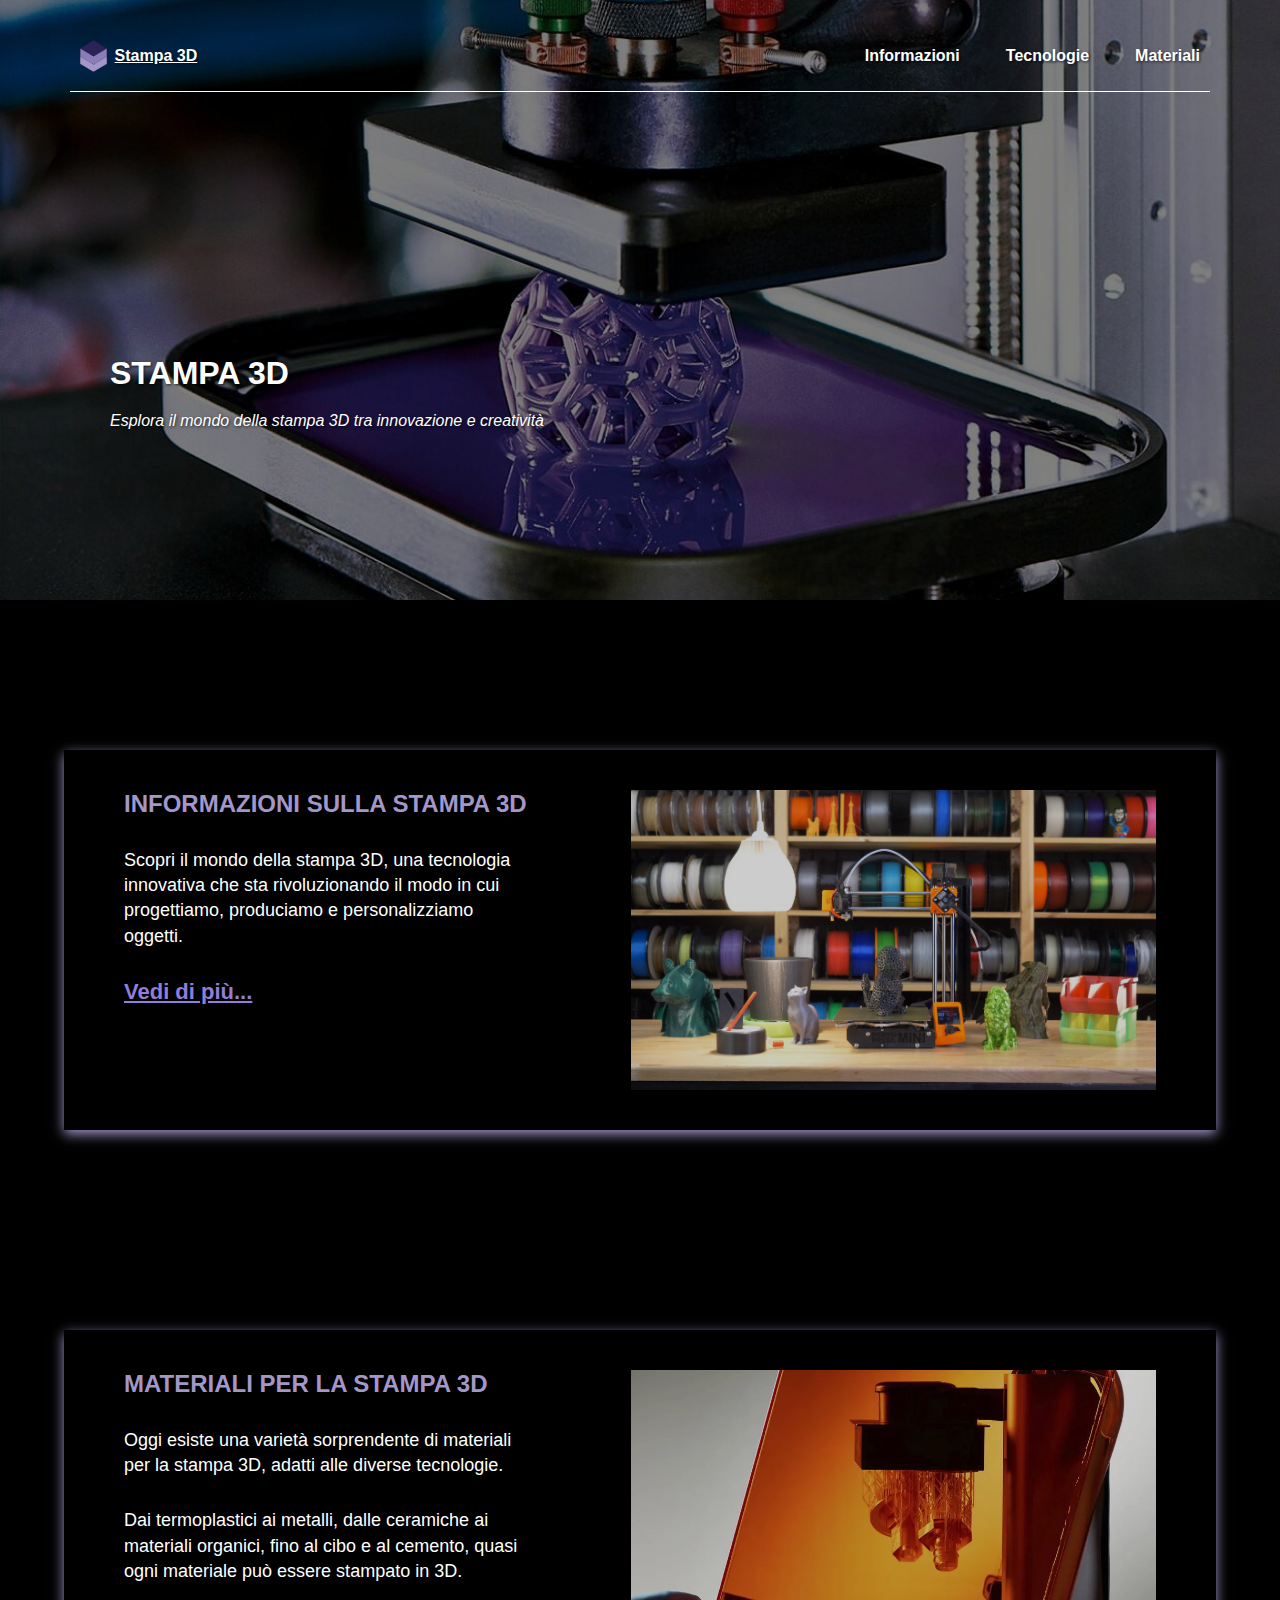
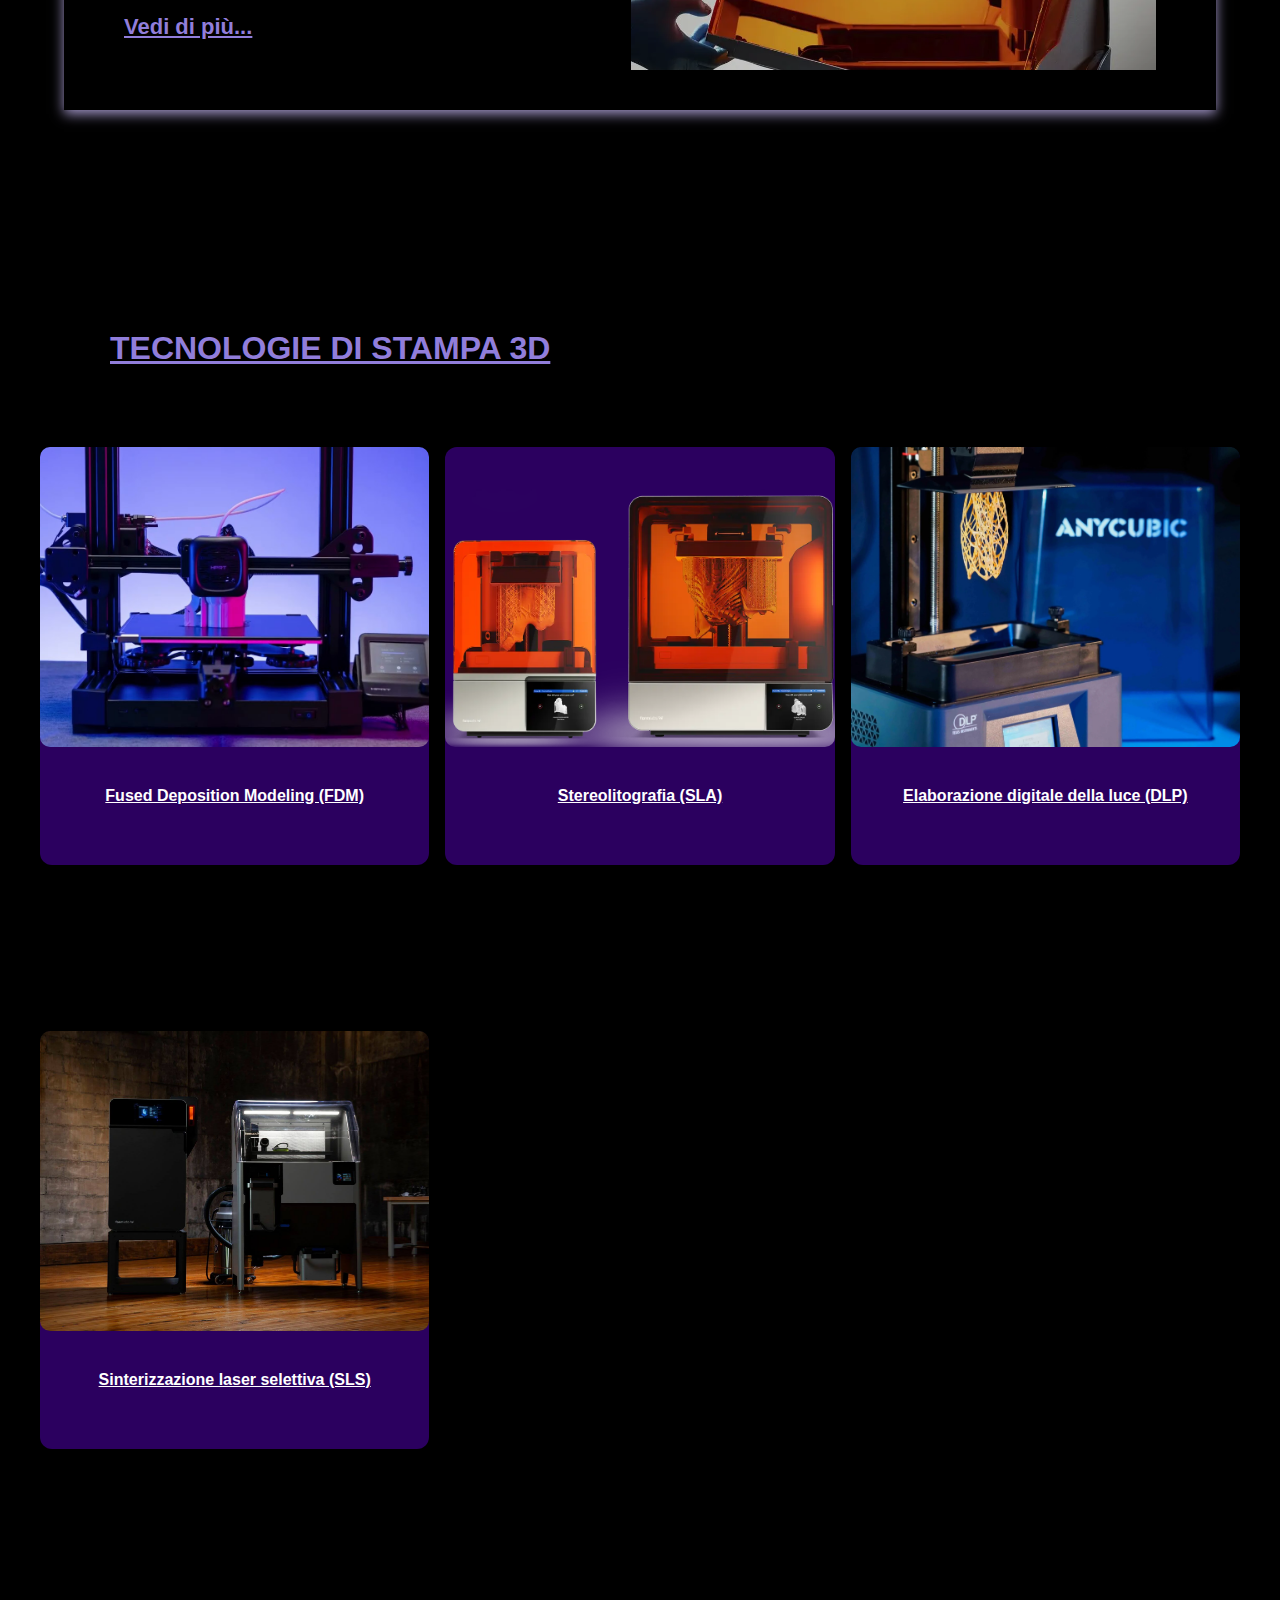
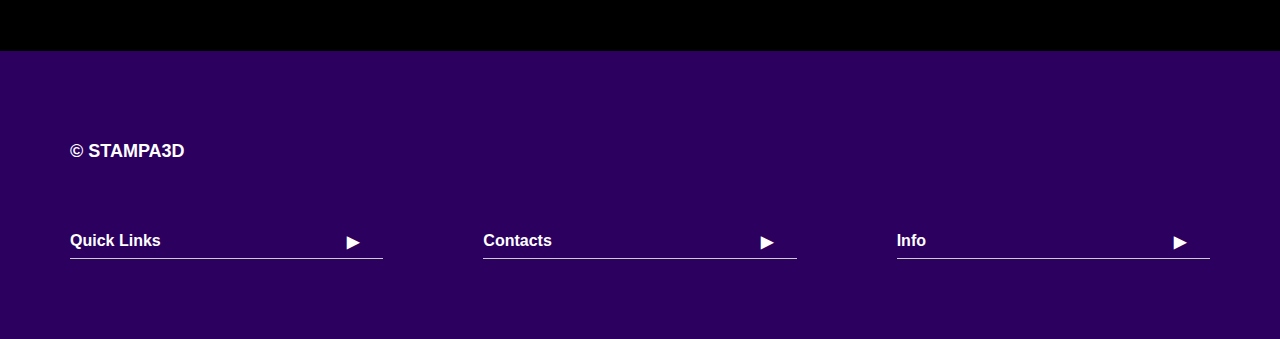
<file: index.html>
<!DOCTYPE html>
<html lang="en">
<head>
    <meta charset="UTF-8">
    <meta name="viewport" content="width=device-width, initial-scale=1.0">
    <title>Stampa 3D</title>
    <link rel="stylesheet" href="css/style.css">
</head>
<body>

    <section class="info-contenitore img1">
        <div class="testo-bar">
            <div class="nav-bar">
              <p>
                <a href="index.html" class="marchio-link active">
                    <img src="img/marchio.png" alt="" class="marchio">
                    Stampa 3D
                </a>
            </p>
                <a href="informazioni.html">Informazioni</a>
                <a href="tipologie.html">Tecnologie</a>
                <a href="materiali.html">Materiali</a>
            </div>
            <div class="content1">
                <h1>STAMPA 3D</h1>
                <p>Esplora il mondo della stampa 3D tra innovazione e creatività</p>
            </div>
        </div>

        <div class="image-contenitore">
            <img src="img/image1.jpg" alt="" srcset="">
        </div>
    </section>



<section class="contenitore-blocco">
  <div class="paragrafo">
  <div class="titolo">
 <h1>INFORMAZIONI SULLA STAMPA 3D</h1>
  </div>
  <div class="anteprima">
  <p>Scopri il mondo della stampa 3D,
    una tecnologia innovativa che sta rivoluzionando il modo in cui progettiamo, produciamo e personalizziamo oggetti.</p>
  </div>

    <div class="link">
      <a href="informazioni.html"> Vedi di più...</a>
    </div>
  </div>
  
      <div class="immagine-box">
      <img src="img/image2.2.jpg" alt=""> 
        </div>
  </section>





<section class="contenitore-blocco">
  <div class="paragrafo">
    <div class="titolo">
      <h1>MATERIALI PER LA STAMPA 3D</h1>
    </div>
  <div class="anteprima">
  <p>Oggi esiste una varietà sorprendente di materiali per la stampa 3D, adatti alle diverse tecnologie.</p>
   <p> Dai termoplastici ai metalli, dalle ceramiche ai materiali organici, fino al cibo e al cemento, quasi ogni materiale può essere stampato in 3D.</p>
  </div>
    <div class="link">
      <a href="materiali.html">Vedi di più...</a>
    </div>
  </div>
 
      <div class="immagine-box">
      <img src="img/image3.webp" alt=""> 
        </div>
  </section>


<section class="contenitore">
  <div class="titolo-card">
      <h1><a href="tipologie.html">TECNOLOGIE DI STAMPA 3D</a></h1>
     </div>
</section>

<section class="blocco-immagine">
    <div class="card">
      <a href="tipologia1.html">
        <img src="img/image4.jpg" alt="">
        <p>Fused Deposition Modeling (FDM)</p>
      </a>
    </div>
  
    <div class="card">
      <a href="tipologia2.html">
        <img src="img/image5.webp" alt="">
        <p>Stereolitografia (SLA)</p>
      </a>
    </div>
  
    <div class="card">
      <a href="tipologia3.html">
        <img src="img/image6.webp" alt="">
        <p>Elaborazione digitale della luce (DLP)</p>
      </a>
    </div>
  
    <div class="card">
      <a href="tipologia4.html">
        <img src="img/image7.jpg" alt="">
        <p>Sinterizzazione laser selettiva (SLS)</p>
      </a>
    </div>
  </section>



  <footer>
    <h4>© STAMPA3D</h4>
  
    <div class="footer-section-container">
  
      <section class="footer-section">
          <details>
            <summary>Quick Links <span class="arrow">&#9654;</span></summary>
            <ul>
              <li>Menù</li>
              <li>Stampanti</li>
              <li>Filamenti</li>
              <li>Material</li>
              <li>Accessori</li>
              <li>Supporto</li>
            </ul>
          </details>
      </section>
  
      <section class="footer-section">
          <details>
            <summary>Contacts <span class="arrow">&#9654;</span></summary>
            <ul>
              <li>Supporto</li>
              <li>Order Tracker</li>
              <li>FAQ</li>
              <li>Politica sulla riservatezza</li>
              <li>Cookie Settings</li>
              <li>Termini di servizio</li>
            </ul>
          </details>
      </section>
  
      <section class="footer-section">
          <details>
            <summary>Info <span class="arrow">&#9654;</span></summary>
            <ul>
              <li>Esplorare</li>
              <li>Sito ufficiale</li>
              <li>Corporate Sales</li>
              <li>Authorized Reseller</li>
              <li>Chi siamo</li>
              <li>Contattaci</li>
            </ul>
          </details>
      </section>
  
    </div>
  </footer>
  
 

</body>
</html>
</file>
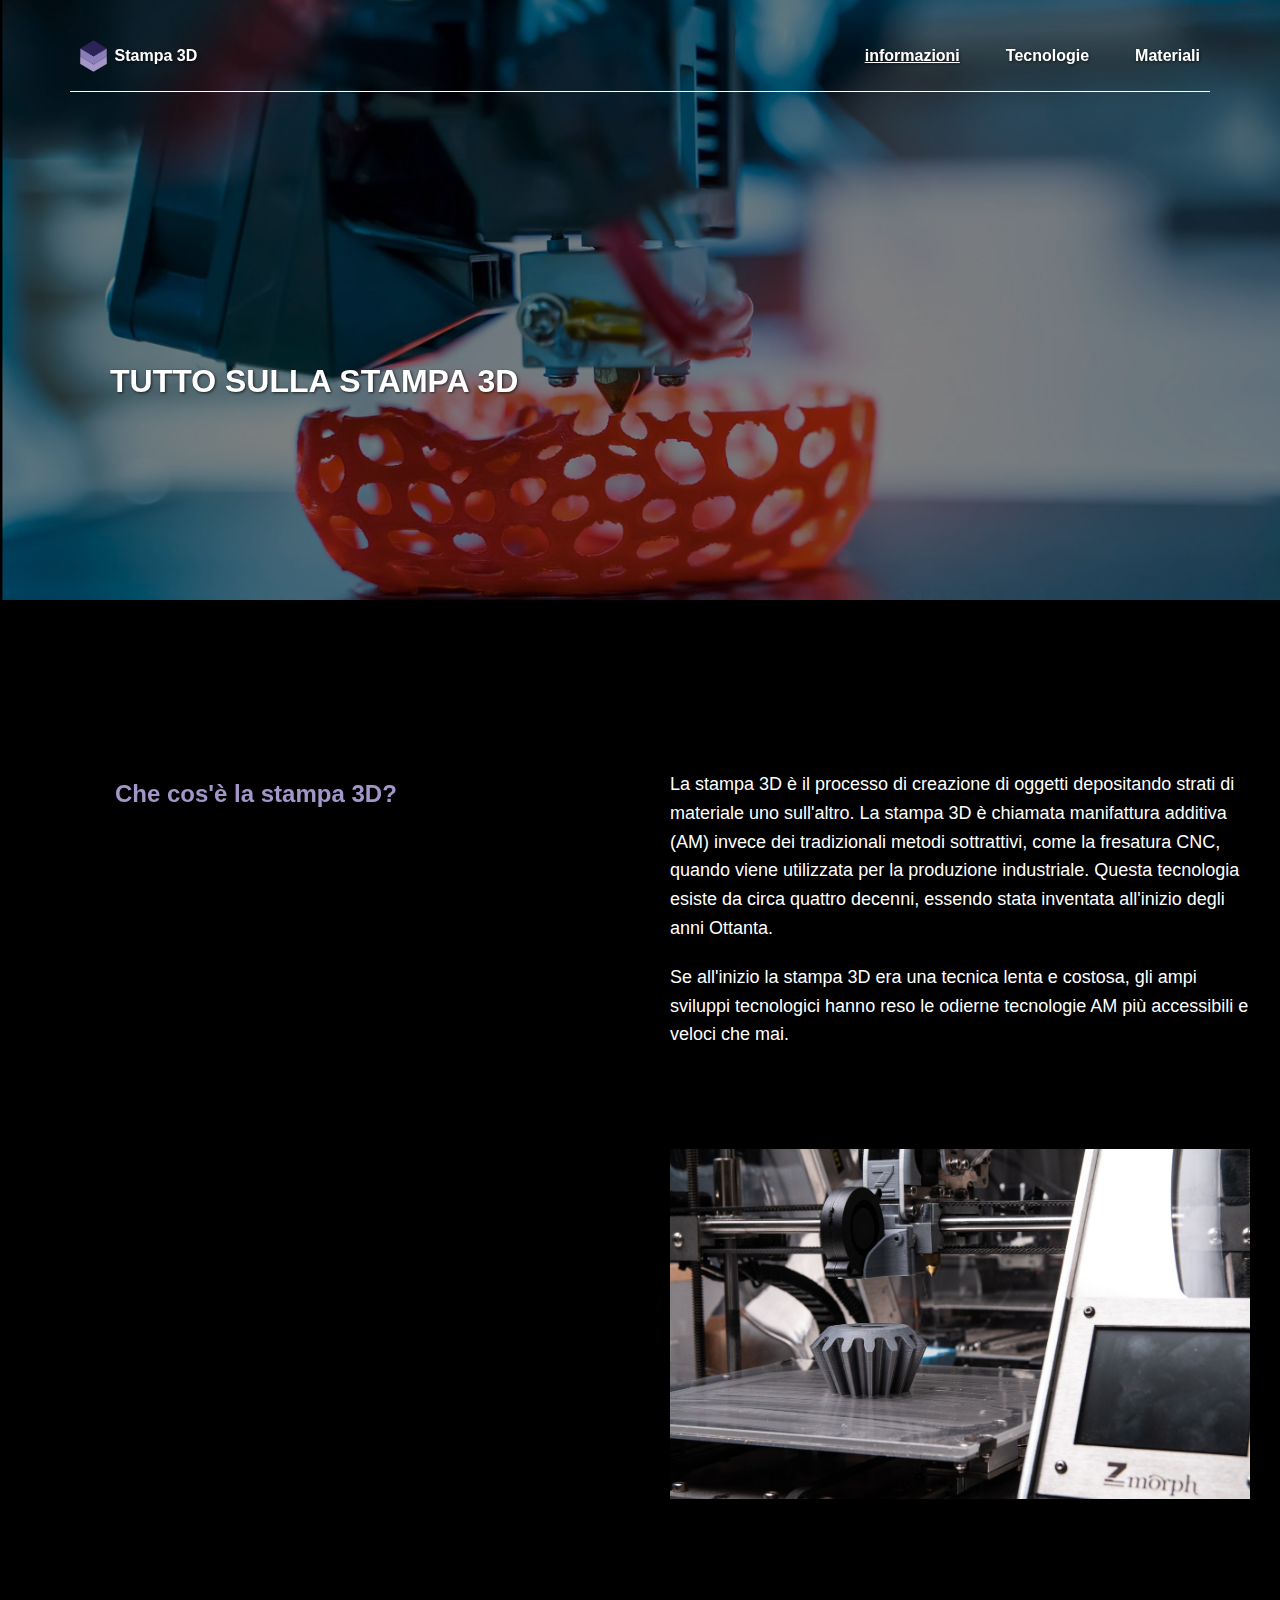
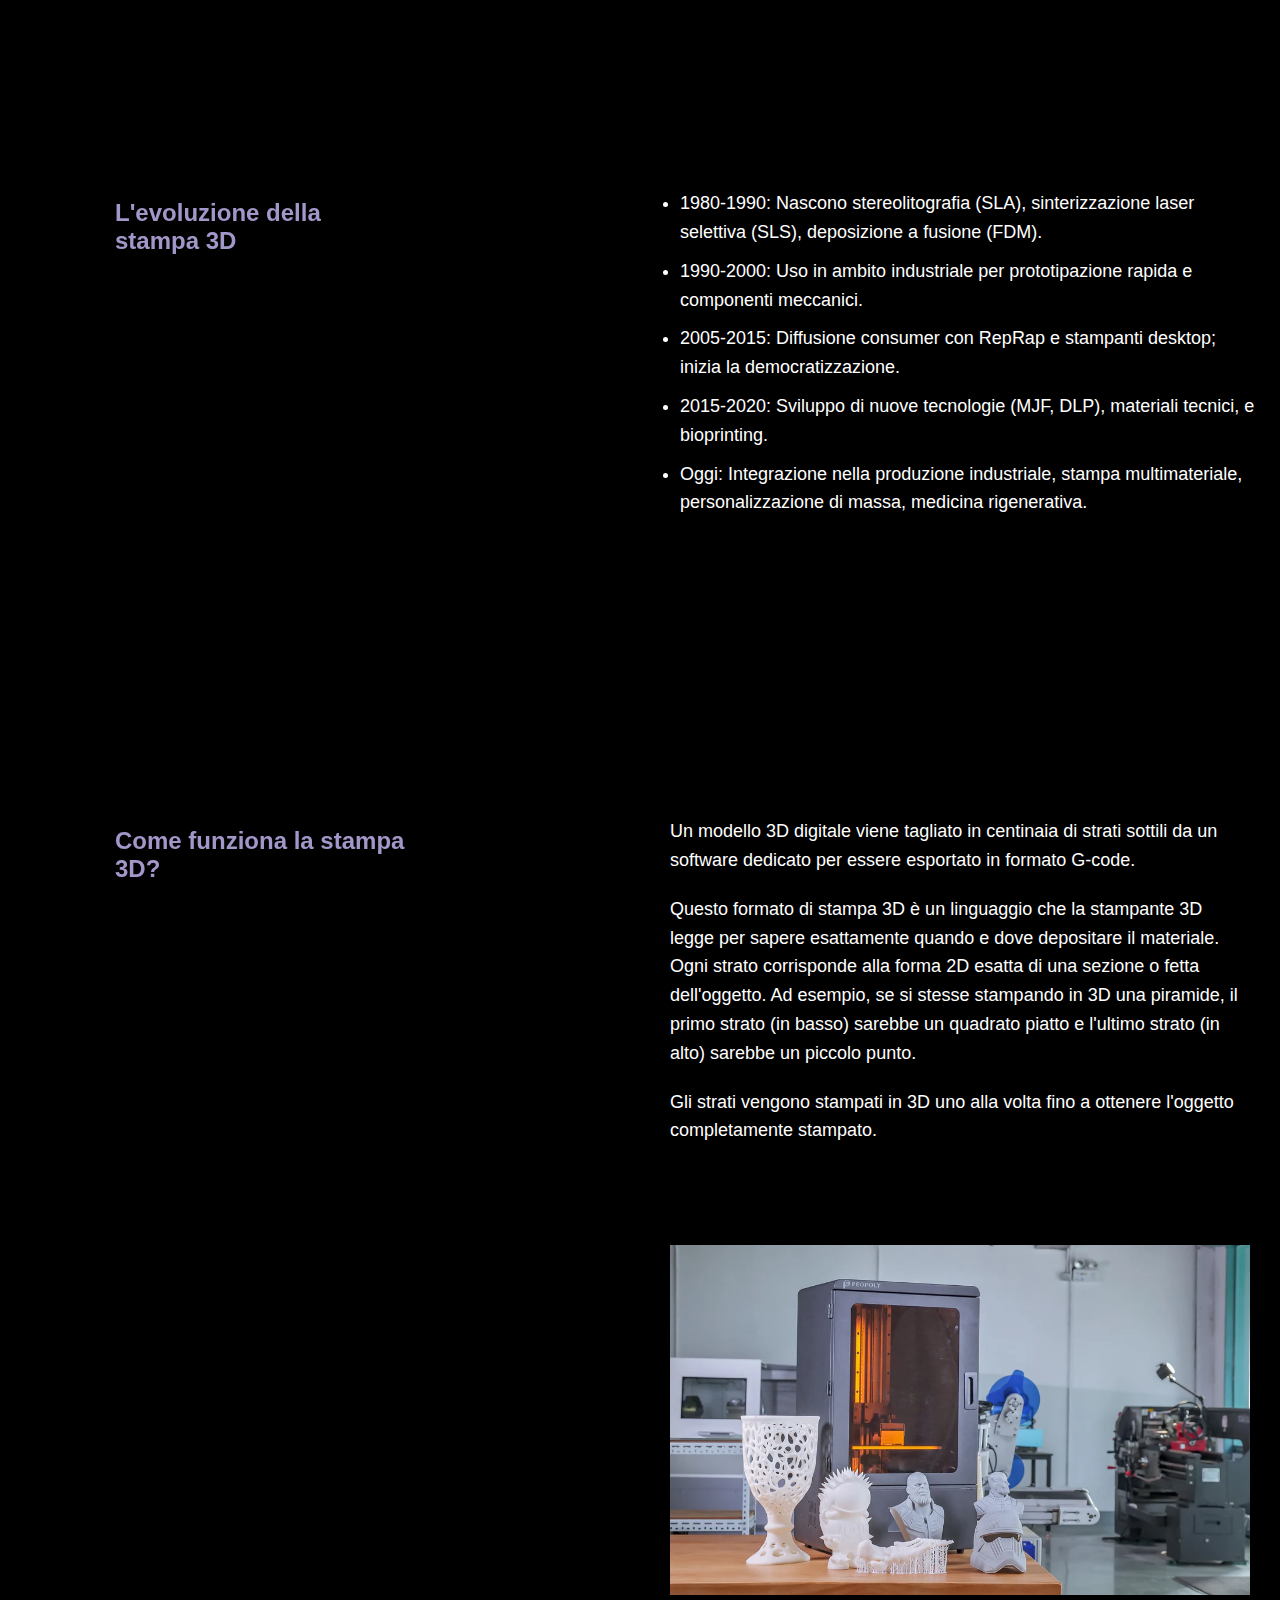
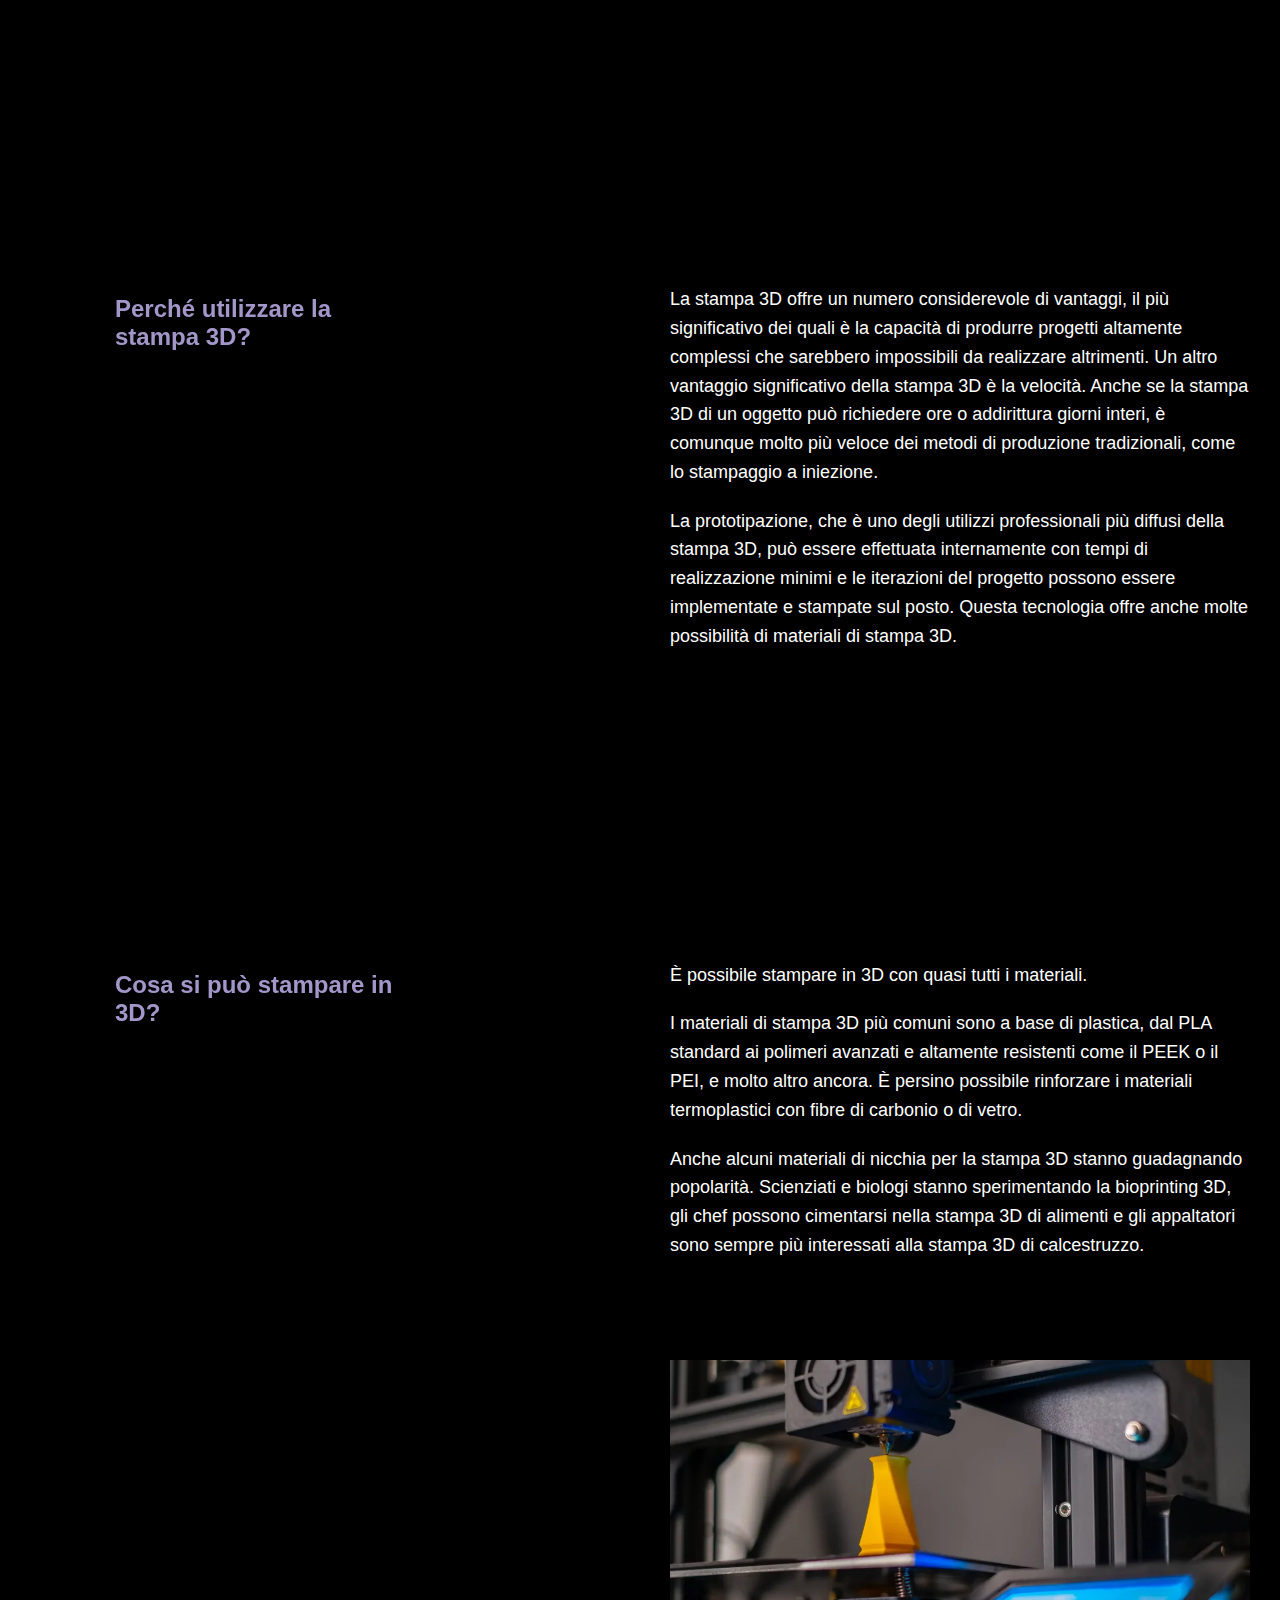
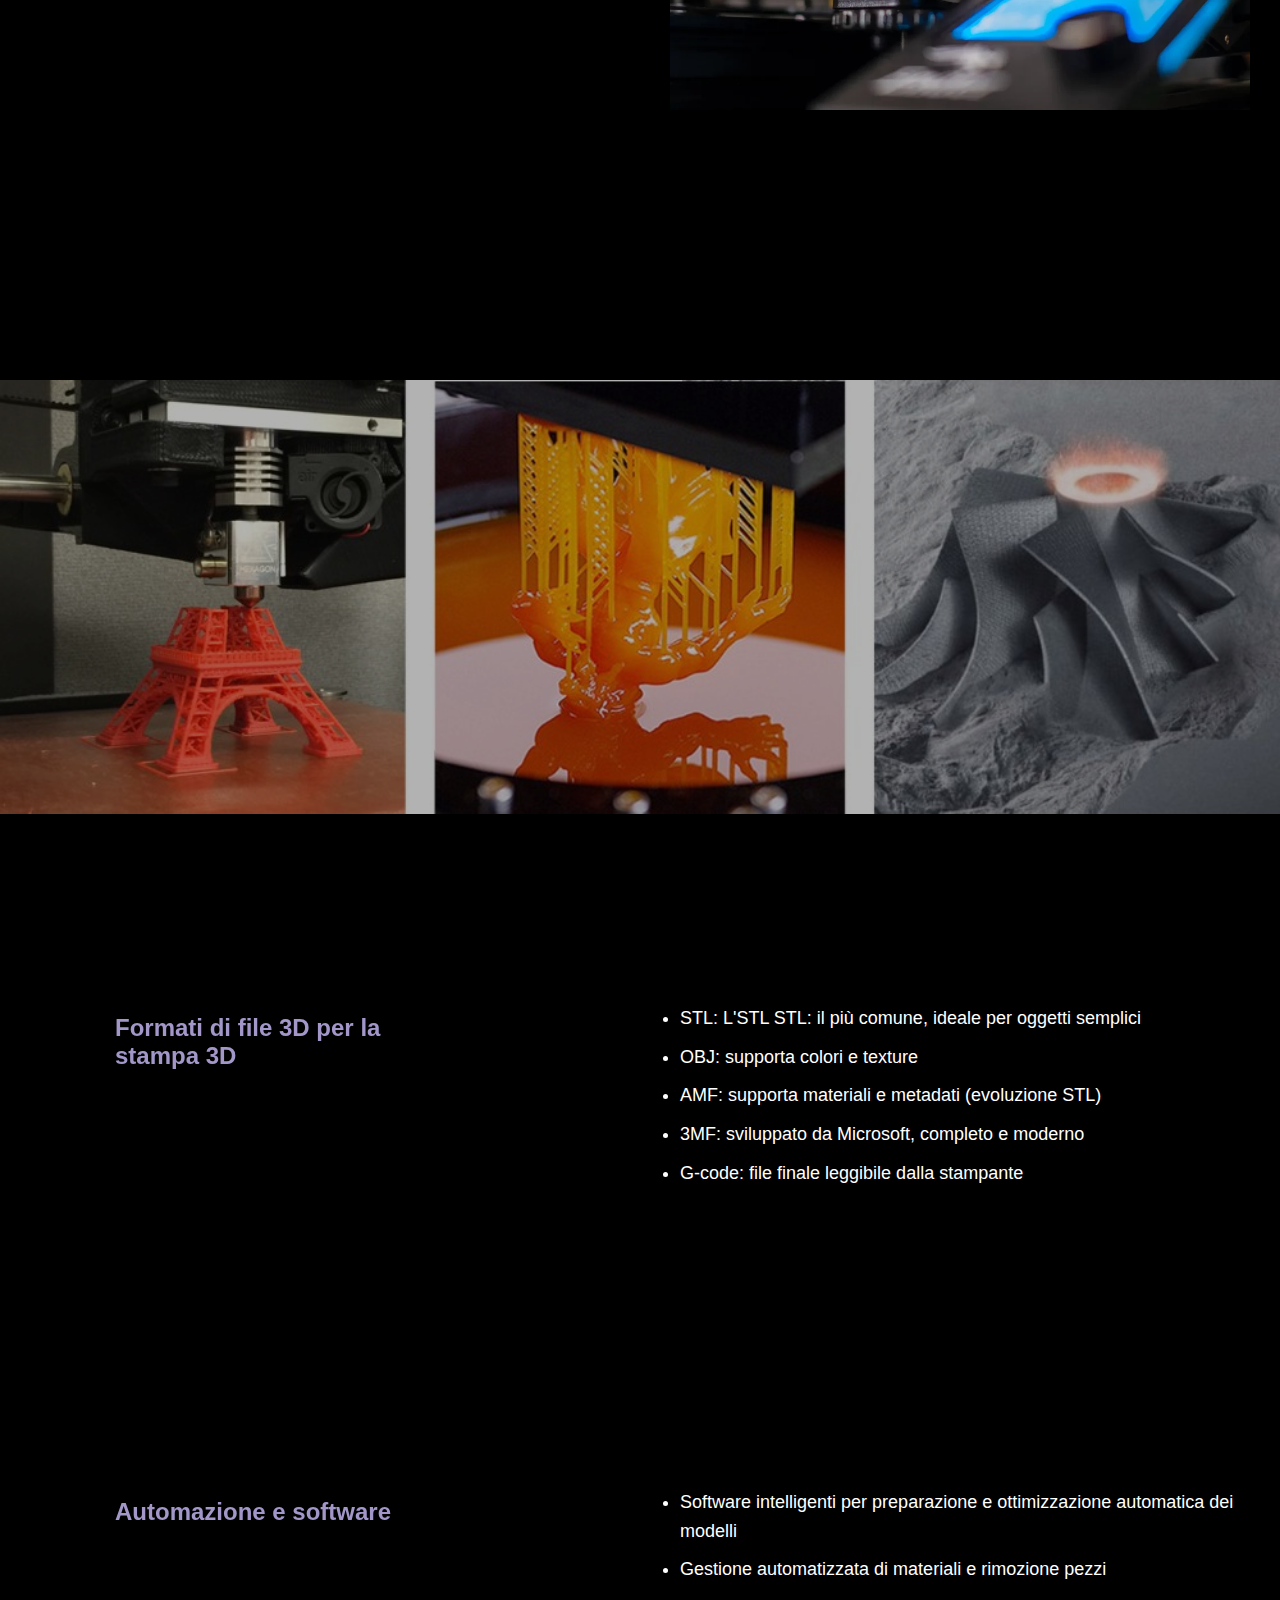
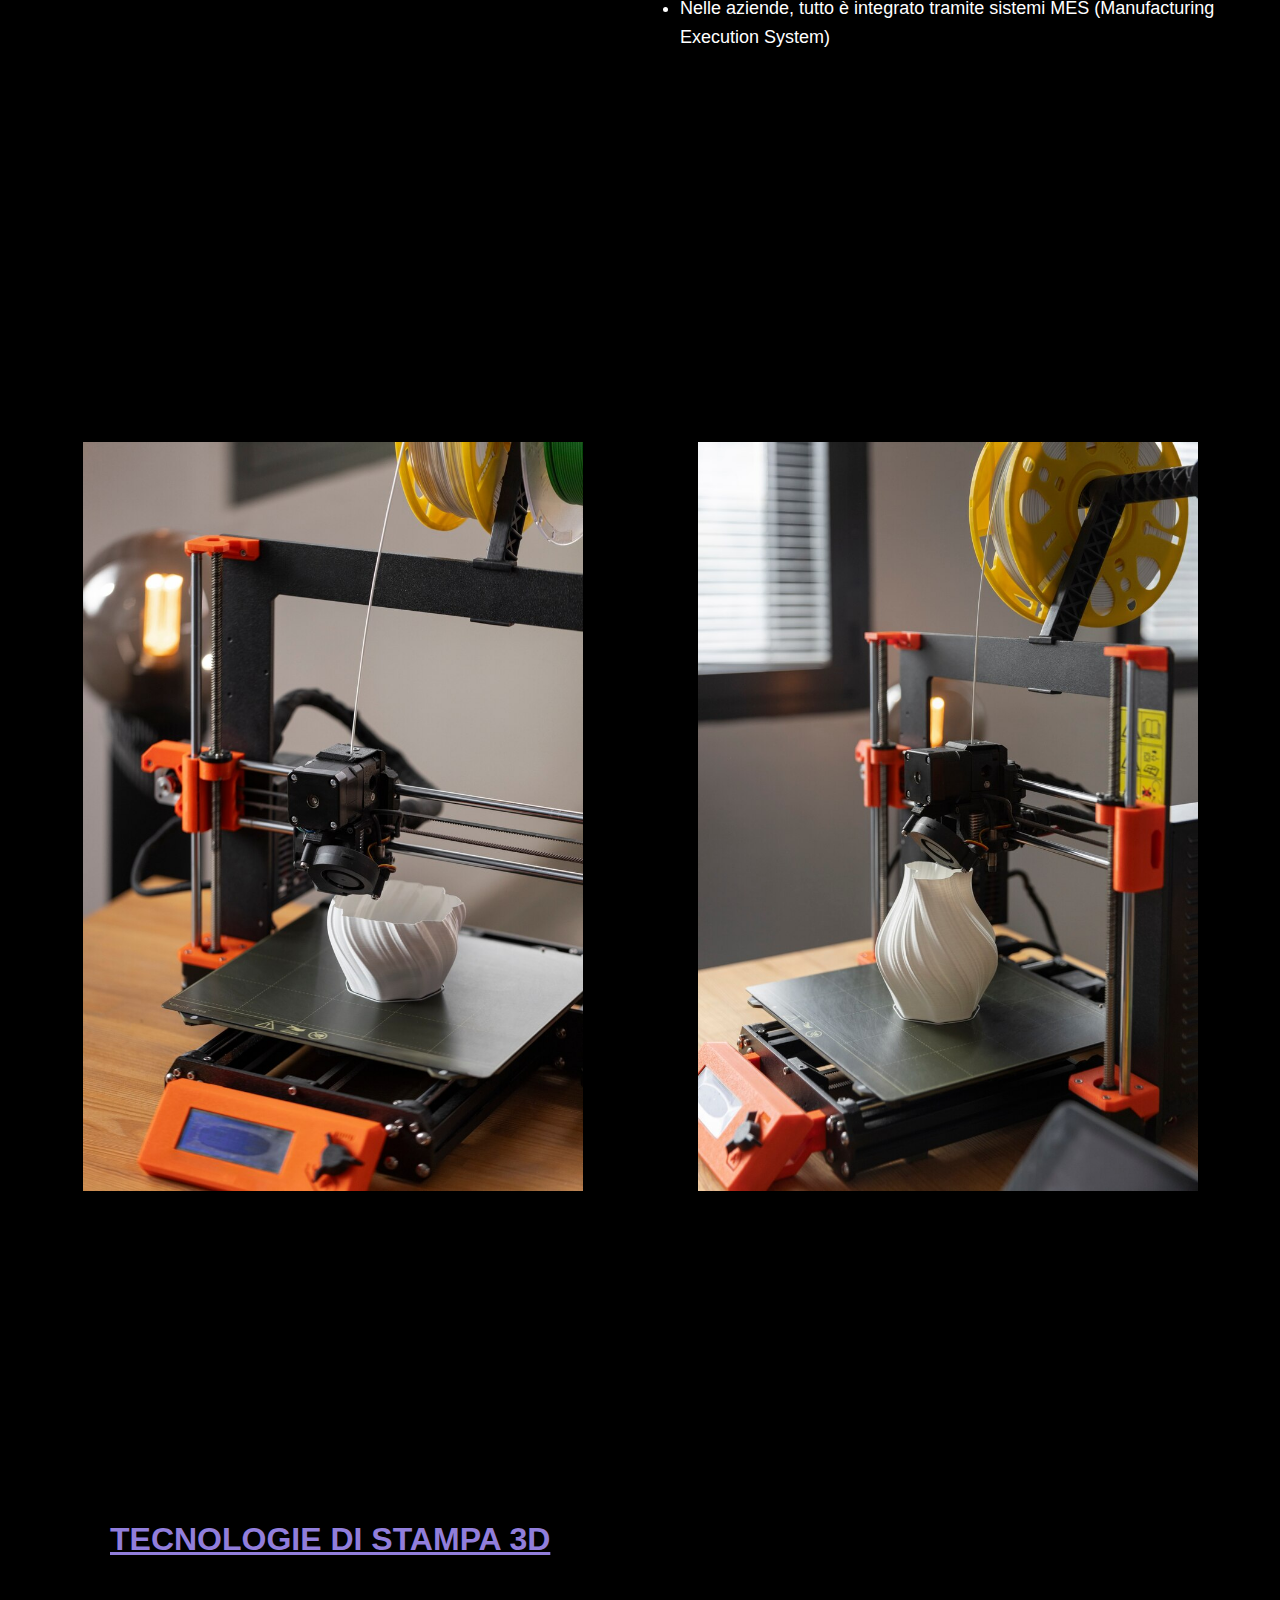
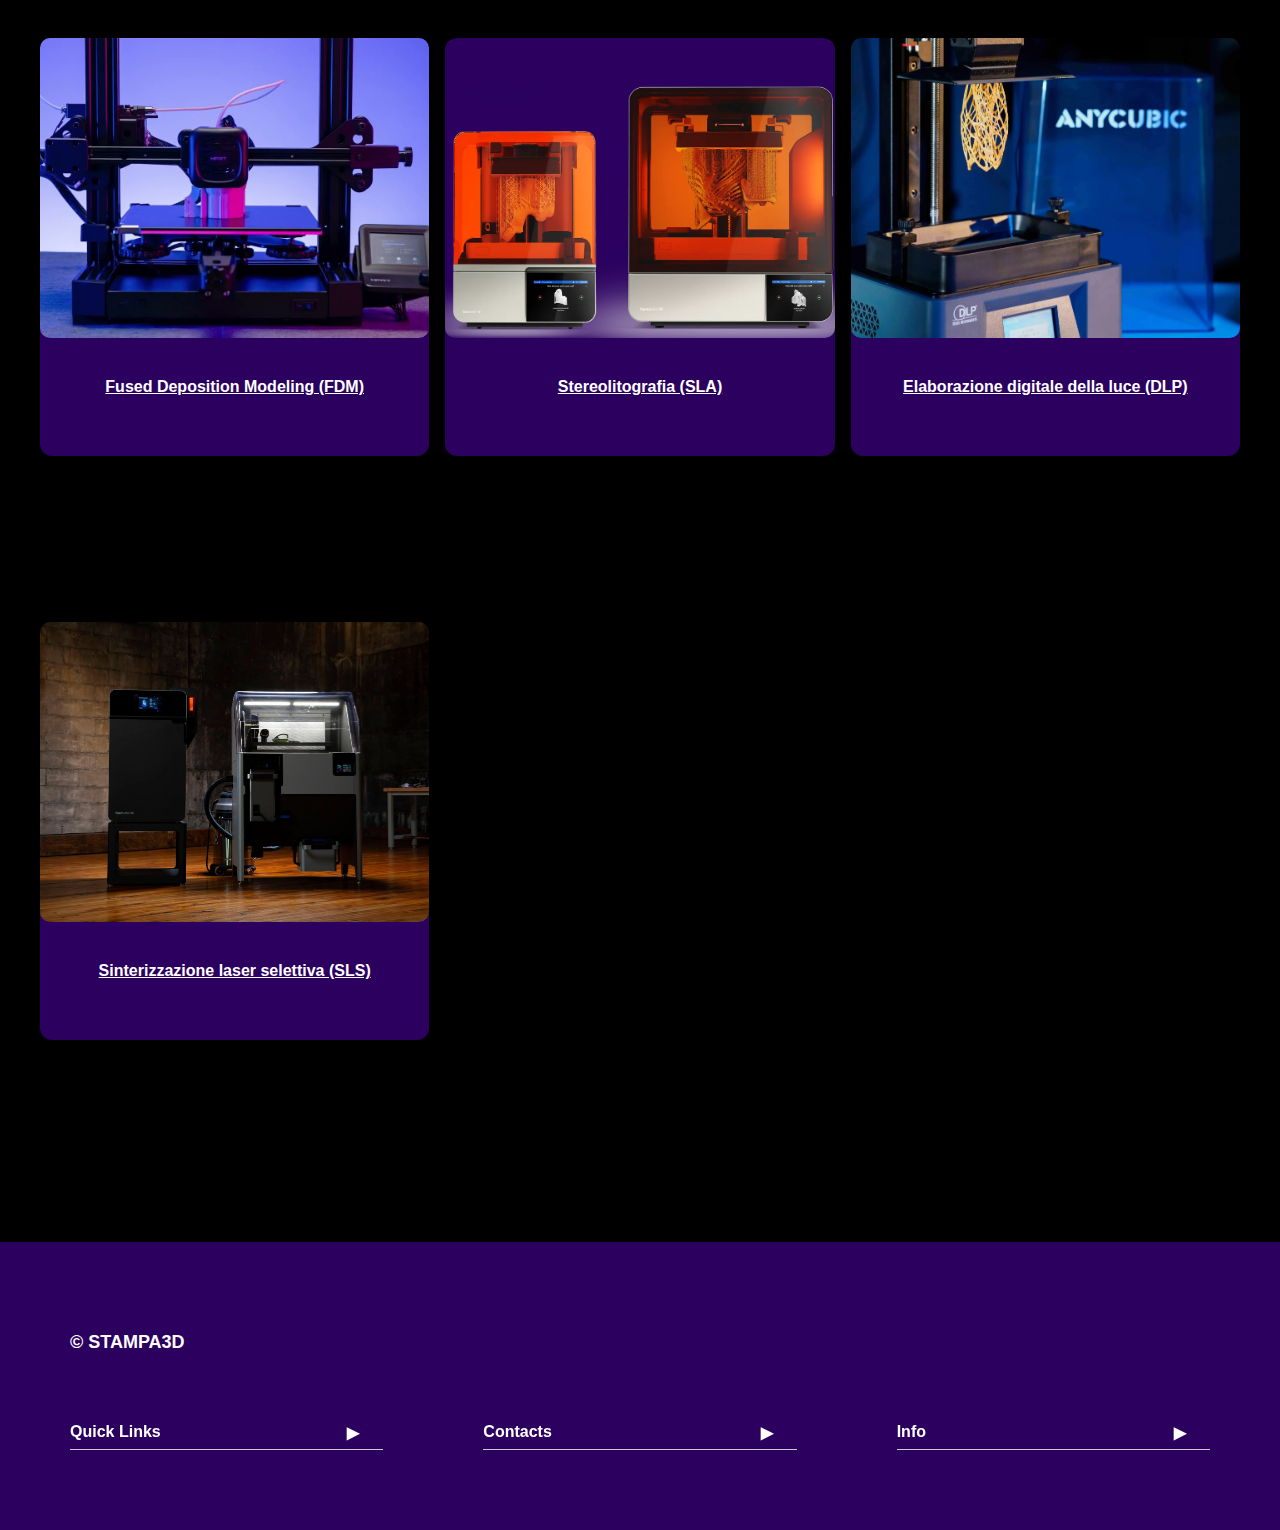
<file: informazioni.html>
<!DOCTYPE html>
<html lang="en">
<head>
    <meta charset="UTF-8">
    <meta name="viewport" content="width=device-width, initial-scale=1.0">
    <title>Stampa 3D</title>
    <link rel="stylesheet" href="css/style.css">
</head>
<body>

  <section class="info-contenitore img2">
    <div class="testo-bar">
        <div class="nav-bar">
          <p>
            <a href="index.html" class="marchio-link">
                <img src="img/marchio.png" alt="" class="marchio">
                Stampa 3D
            </a>
        </p>           
            <a href="informazioni.html" class="active">informazioni</a>
            <a href="tipologie.html">Tecnologie</a>
            <a href="materiali.html">Materiali</a>
        </div>
        <div class="content">
            <h1>TUTTO SULLA STAMPA 3D</h1>
        </div>
        </div>

        <div class="image-contenitore">
            <img src="img/image8.png" alt="" srcset="">
        </div>
    </section>


    <section class="sticky">
        <div class="titolo-sticky">
          <h2>Che cos'è la stampa 3D?</h2>
        </div>
      
        <div class="contenuti-scrollabili">
            <p>La stampa 3D è il processo di creazione di oggetti depositando strati di materiale uno sull'altro. La stampa 3D è chiamata manifattura additiva (AM) invece dei tradizionali metodi sottrattivi, come la fresatura CNC, quando viene utilizzata per la produzione industriale.
                Questa tecnologia esiste da circa quattro decenni, essendo stata inventata all'inizio degli anni Ottanta.</p>
            <p>Se all'inizio la stampa 3D era una tecnica lenta e costosa, gli ampi sviluppi tecnologici hanno reso le odierne tecnologie AM più accessibili e veloci che mai.
            </p>
            <img src="img/image9.jpg" alt="">
          </div>
    </section>




    <section class="sticky">
        <div class="titolo-sticky">
          <h2>L'evoluzione della stampa 3D</h2>
        </div>
      
        <div class="contenuti-scrollabili">
          <ul>
            <li>1980-1990: Nascono stereolitografia (SLA), sinterizzazione laser selettiva (SLS), deposizione a fusione (FDM).</li>
            <li>1990-2000: Uso in ambito industriale per prototipazione rapida e componenti meccanici.</li>
            <li>2005-2015: Diffusione consumer con RepRap e stampanti desktop; inizia la democratizzazione.</li>
            <li>2015-2020: Sviluppo di nuove tecnologie (MJF, DLP), materiali tecnici, e bioprinting.</li>
            <li>Oggi: Integrazione nella produzione industriale, stampa multimateriale, personalizzazione di massa, medicina rigenerativa.</li>
          </ul>
          </div>
    </section>




    <section class="sticky">
        <div class="titolo-sticky">
          <h2>  Come funziona la stampa 3D?</h2>
        </div>
      
        <div class="contenuti-scrollabili">
          <p>
            Un modello 3D digitale viene tagliato in centinaia di strati sottili da un software dedicato per essere esportato in formato G-code. </p>
          <p>
            Questo formato di stampa 3D è un linguaggio che la stampante 3D legge per sapere esattamente quando e dove depositare il materiale.
            Ogni strato corrisponde alla forma 2D esatta di una sezione o fetta dell'oggetto. Ad esempio, se si stesse stampando in 3D una piramide, il primo strato (in basso) sarebbe un quadrato piatto e l'ultimo strato (in alto) sarebbe un piccolo punto.</p>
            <p>Gli strati vengono stampati in 3D uno alla volta fino a ottenere l'oggetto completamente stampato.</p>
            <img src="img/image10.webp" alt="">
        </div>
    </section>



    <section class="sticky">
      <div class="titolo-sticky">
        <h2>Perché utilizzare la stampa 3D?</h2>
      </div>
    
      <div class="contenuti-scrollabili">
        <p>La stampa 3D offre un numero considerevole di vantaggi, il più significativo dei quali è la capacità di produrre progetti altamente complessi che sarebbero impossibili da realizzare altrimenti.
          Un altro vantaggio significativo della stampa 3D è la velocità. Anche se la stampa 3D di un oggetto può richiedere ore o addirittura giorni interi, è comunque molto più veloce dei metodi di produzione tradizionali, come lo stampaggio a iniezione.</p>
        <p>La prototipazione, che è uno degli utilizzi professionali più diffusi della stampa 3D, può essere effettuata internamente con tempi di realizzazione minimi e le iterazioni del progetto possono essere implementate e stampate sul posto.
          Questa tecnologia offre anche molte possibilità di materiali di stampa 3D.</p>
      </div>
  </section>



  <section class="sticky">
    <div class="titolo-sticky">
      <h2>Cosa si può stampare in 3D?</h2>
    </div>
  
    <div class="contenuti-scrollabili">
      <p>È possibile stampare in 3D con quasi tutti i materiali. </p>
      <p>I materiali di stampa 3D più comuni sono a base di plastica, dal PLA standard ai polimeri avanzati e altamente resistenti come il PEEK o il PEI, e molto altro ancora. È persino possibile rinforzare i materiali termoplastici con fibre di carbonio o di vetro.</p>
      <p>Anche alcuni materiali di nicchia per la stampa 3D stanno guadagnando popolarità. Scienziati e biologi stanno sperimentando la bioprinting 3D, gli chef possono cimentarsi nella stampa 3D di alimenti e gli appaltatori sono sempre più interessati alla stampa 3D di calcestruzzo.</p>
      <img src="img/image11.webp" alt="">
    </div>
</section>

<section class="box2">
<div class="image">
  <img src="img/image12.jpg" alt="" srcset="">
</div>
</section>

   

        <section class="sticky">
          <div class="titolo-sticky">
            <h2>Formati di file 3D per la stampa 3D</h2>
          </div>
        
          <div class="contenuti-scrollabili">
          <ul>
            <li>STL: L'STL STL: il più comune, ideale per oggetti semplici</li>
            <li>OBJ: supporta colori e texture</li>
            <li>AMF: supporta materiali e metadati (evoluzione STL)</li>
            <li>3MF: sviluppato da Microsoft, completo e moderno</li>
            <li>G-code: file finale leggibile dalla stampante</li>
          </ul> 
          </div>
      </section>




<section class="sticky">
  <div class="titolo-sticky">
    <h2>Automazione e software</h2>
  </div>

  <div class="contenuti-scrollabili">
    <ul>
    <li>Software intelligenti per preparazione e ottimizzazione automatica dei modelli</li>
    <li>Gestione automatizzata di materiali e rimozione pezzi</li>
    <li>Nelle aziende, tutto è integrato tramite sistemi MES (Manufacturing Execution System)</li>
  </ul> 
  </div>
</section>


<section class="contenitore">
<div class="coppia-immagini">
  <img src="img/image13.jpg" alt="">
  <img src="img/image14.jpg" alt="">
</div>
</section>




<section class="contenitore">
  <div class="titolo-card">
      <h1><a href="tipologie.html">TECNOLOGIE DI STAMPA 3D</a></h1>
     </div>
</section>

<section class="blocco-immagine">
  <div class="card">
    <a href="tipologia1.html">
      <img src="img/image4.jpg" alt="">
      <p>Fused Deposition Modeling (FDM)</p>
    </a>
  </div>

  <div class="card">
    <a href="tipologia2.html">
      <img src="img/image5.webp" alt="">
      <p>Stereolitografia (SLA)</p>
    </a>
  </div>

  <div class="card">
    <a href="tipologia3.html">
      <img src="img/image6.webp" alt="">
      <p>Elaborazione digitale della luce (DLP)</p>
    </a>
  </div>

  <div class="card">
    <a href="tipologia4.html">
      <img src="img/image7.jpg" alt="">
      <p>Sinterizzazione laser selettiva (SLS)</p>
    </a>
  </div>
</section>





<footer>
  <h4>© STAMPA3D</h4>

  <div class="footer-section-container">

    <section class="footer-section">
        <details>
          <summary>Quick Links <span class="arrow">&#9654;</span></summary>
          <ul>
            <li>Menù</li>
            <li>Stampanti</li>
            <li>Filamenti</li>
            <li>Material</li>
            <li>Accessori</li>
            <li>Supporto</li>
          </ul>
        </details>
    </section>

    <section class="footer-section">
        <details>
          <summary>Contacts <span class="arrow">&#9654;</span></summary>
          <ul>
            <li>Supporto</li>
            <li>Order Tracker</li>
            <li>FAQ</li>
            <li>Politica sulla riservatezza</li>
            <li>Cookie Settings</li>
            <li>Termini di servizio</li>
          </ul>
        </details>
    </section>

    <section class="footer-section">
        <details>
          <summary>Info <span class="arrow">&#9654;</span></summary>
          <ul>
            <li>Esplorare</li>
            <li>Sito ufficiale</li>
            <li>Corporate Sales</li>
            <li>Authorized Reseller</li>
            <li>Chi siamo</li>
            <li>Contattaci</li>
          </ul>
        </details>
    </section>

  </div>
</footer>

</body>
</html>
</file>
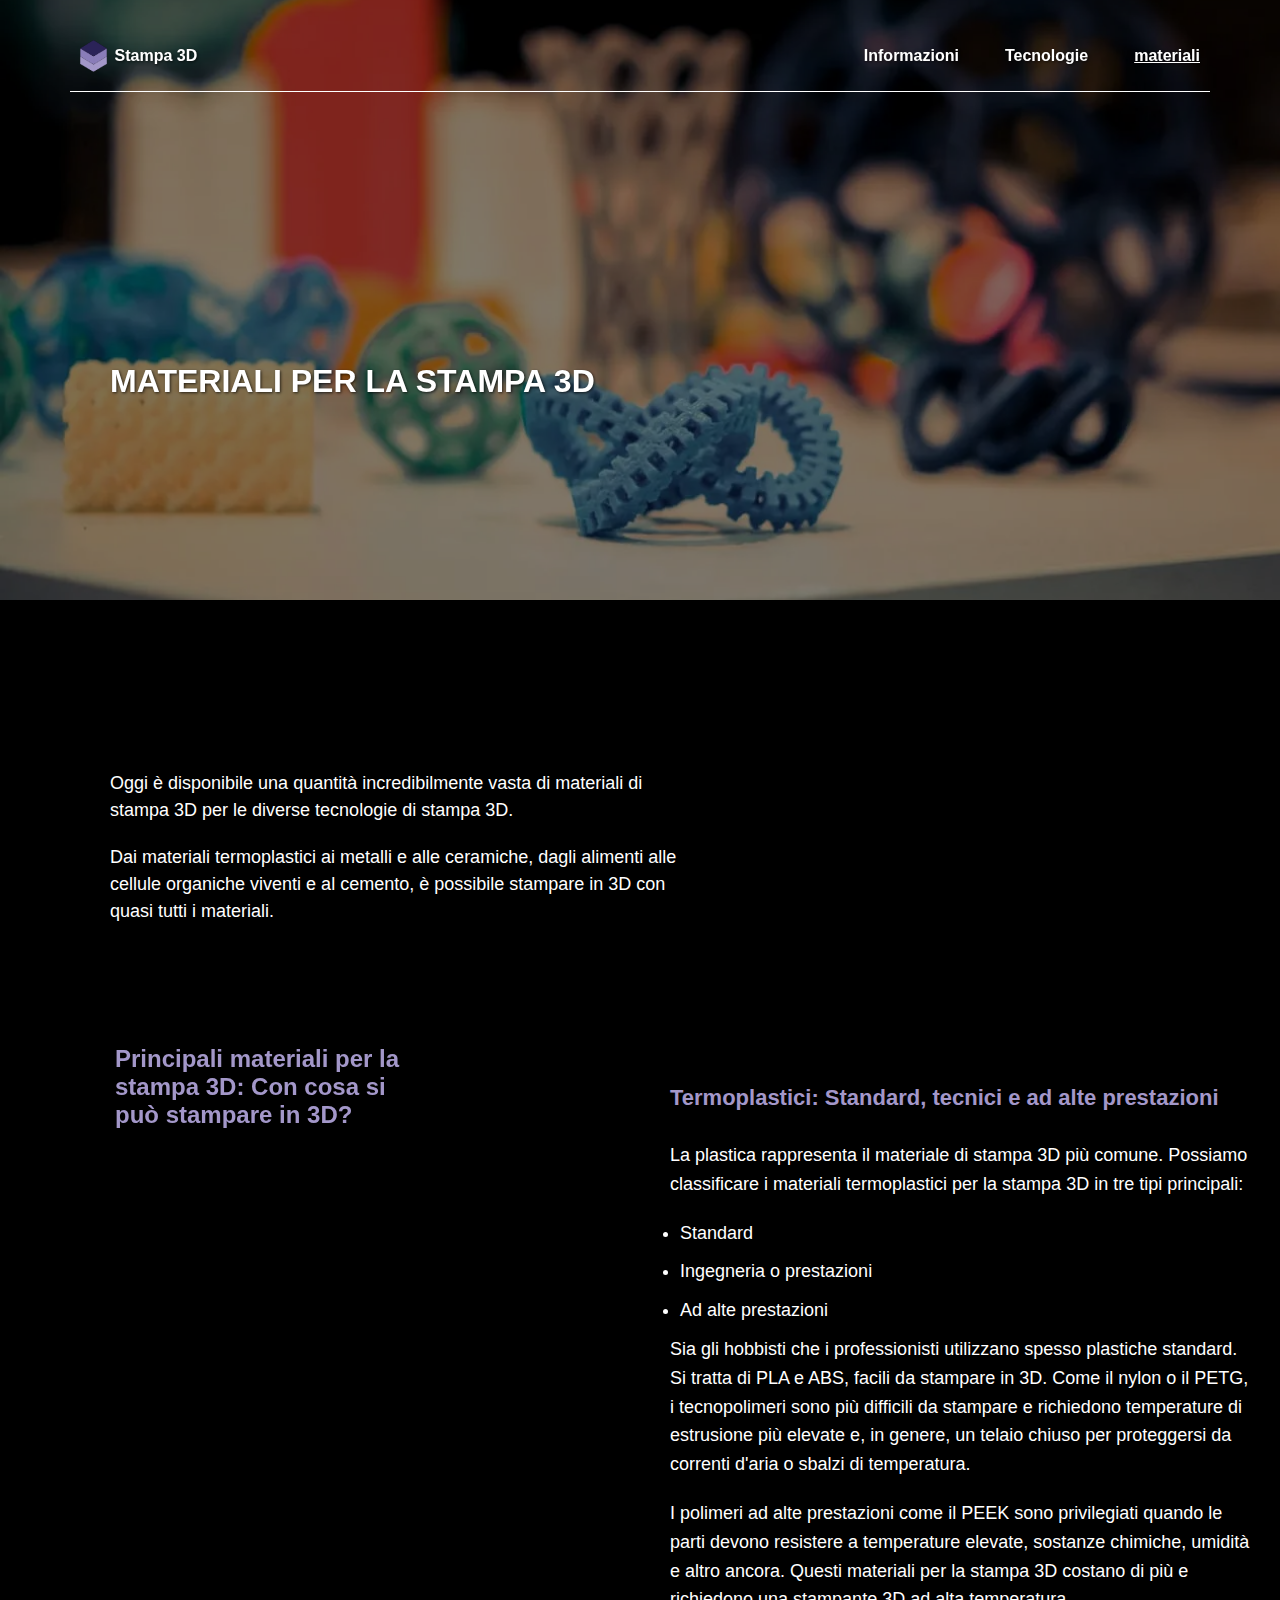
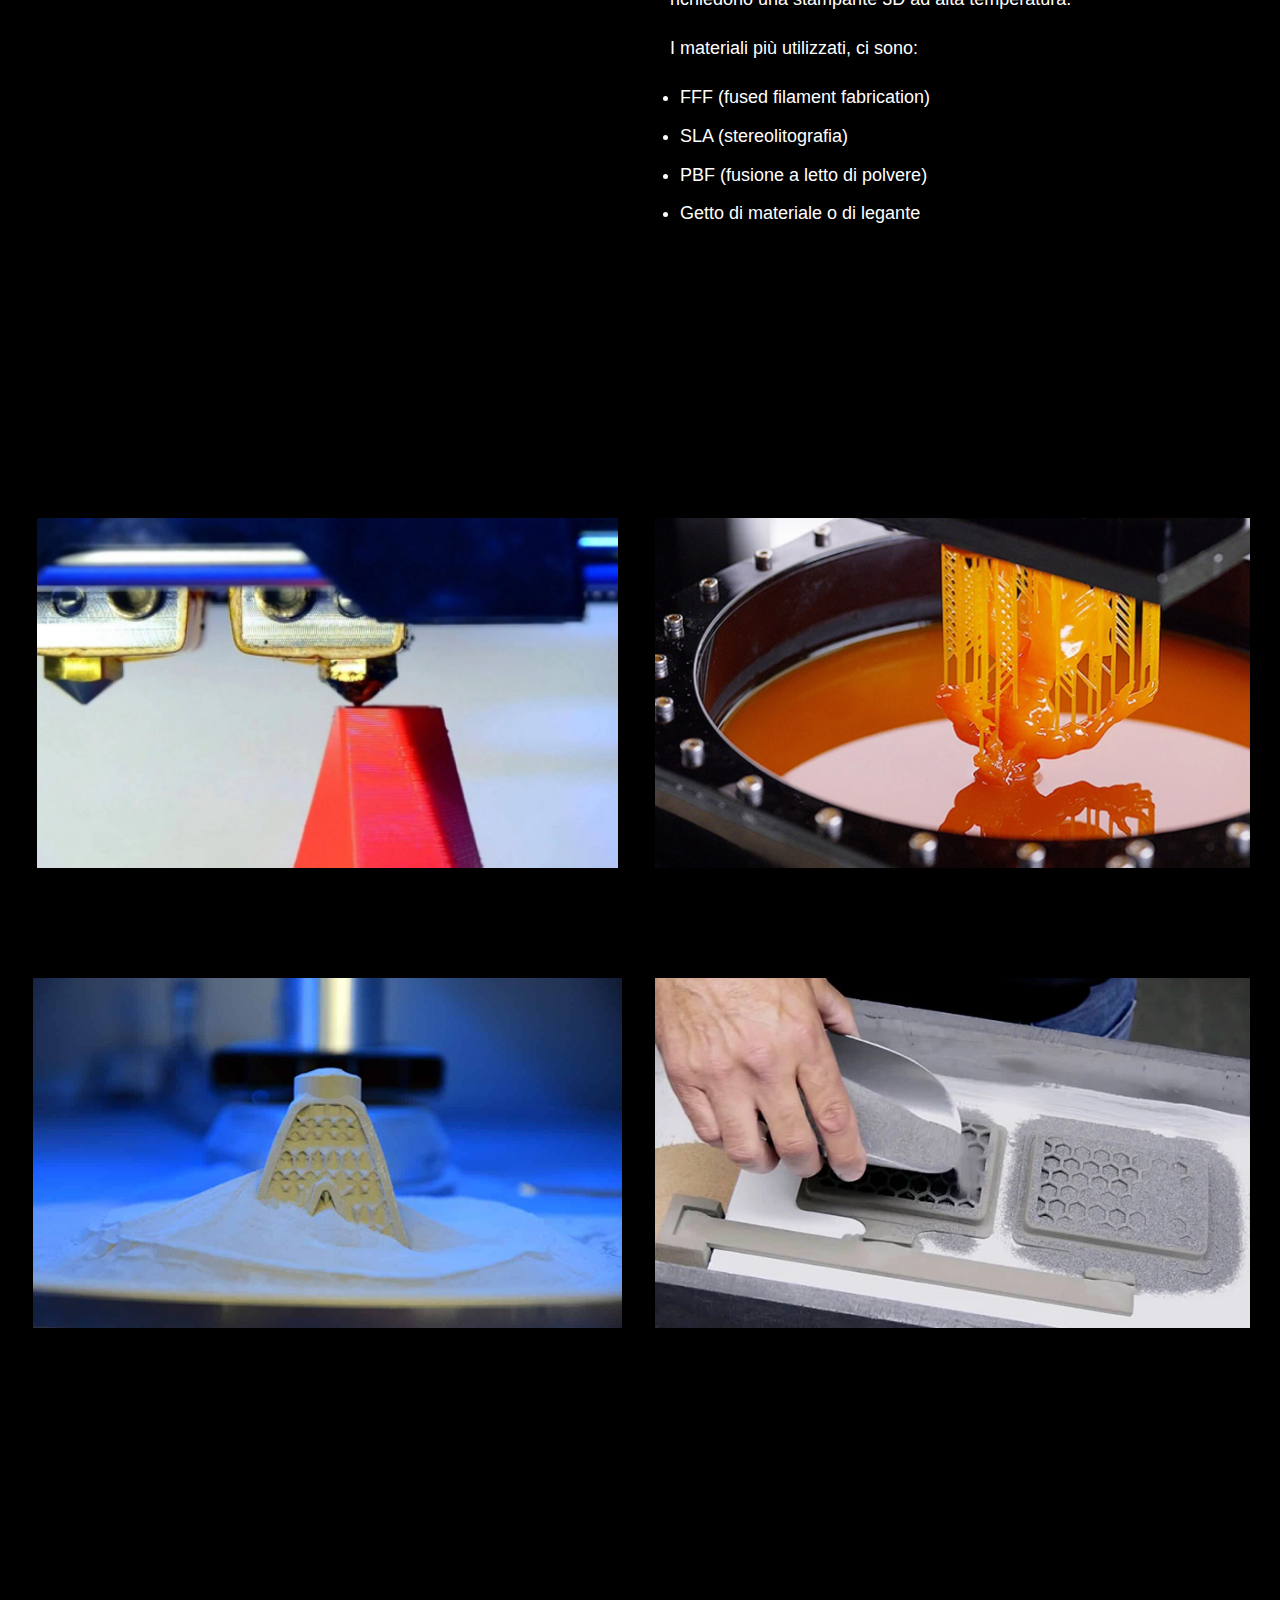
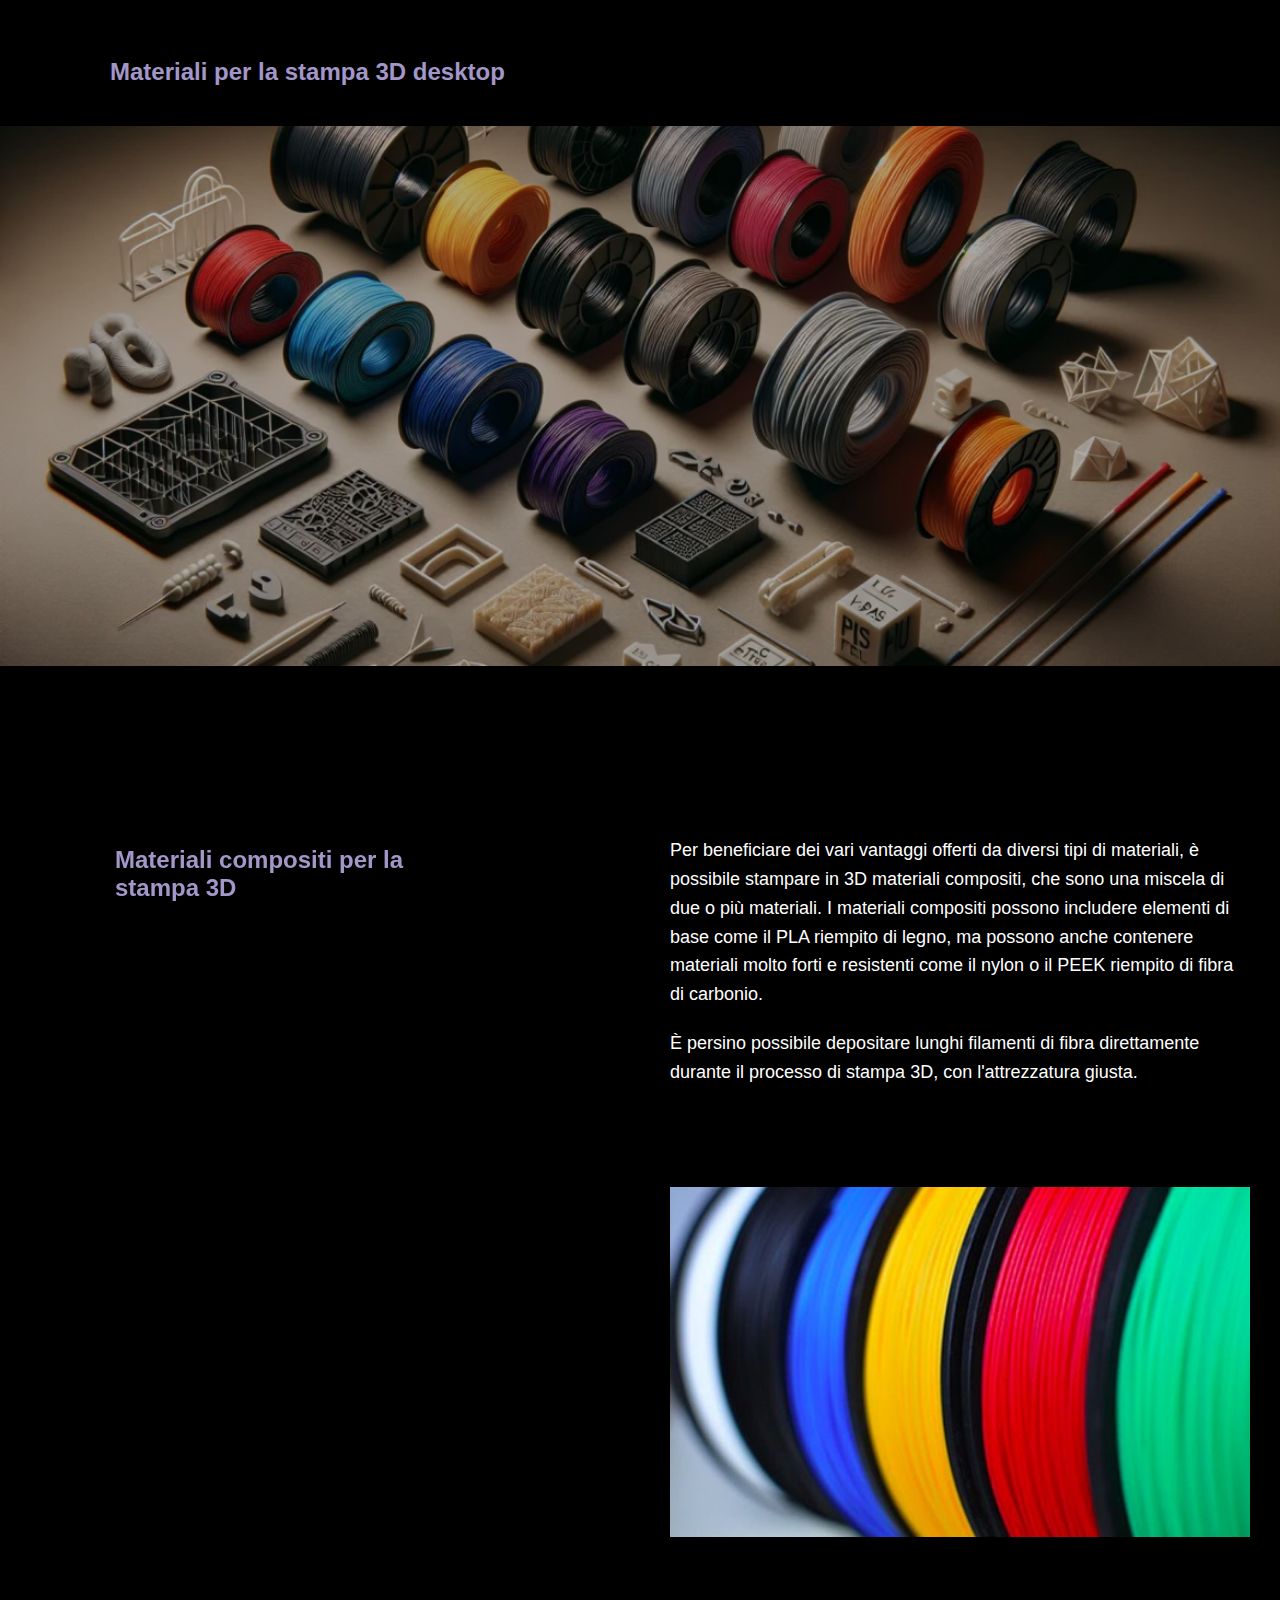
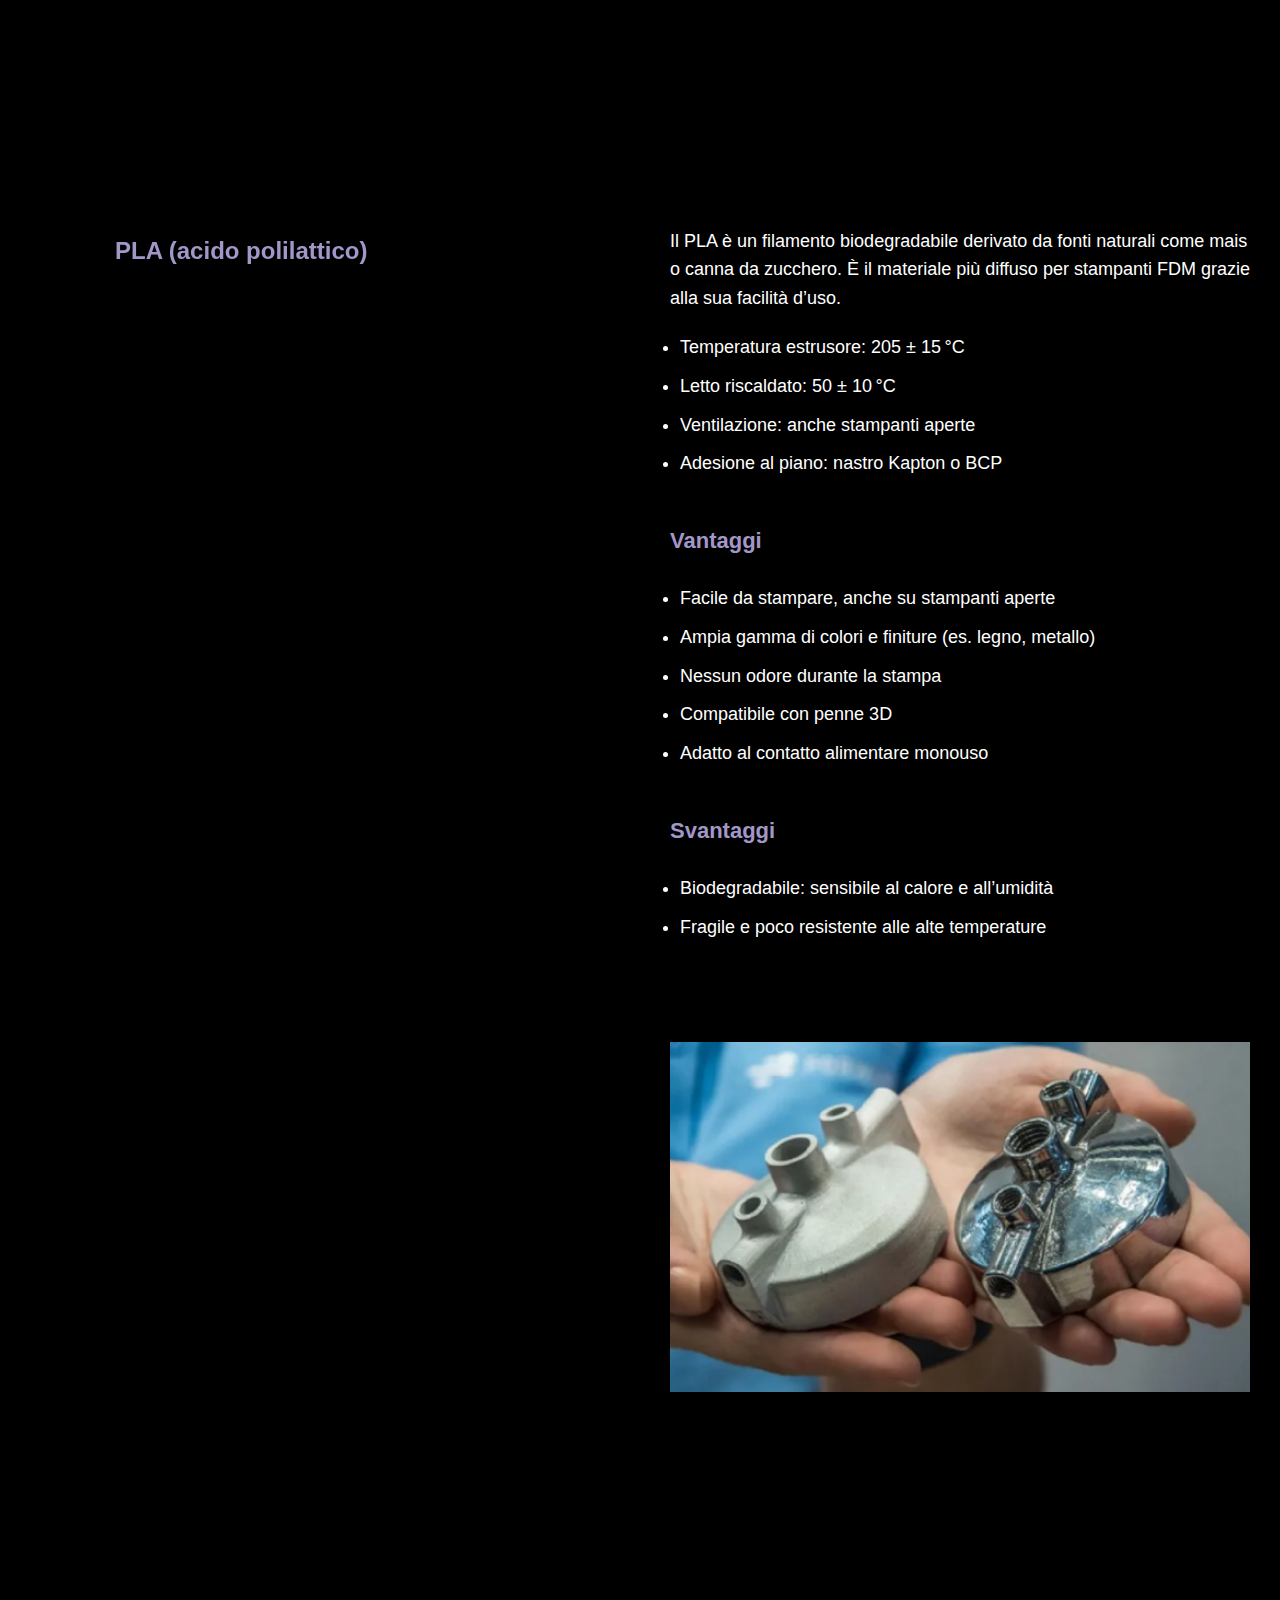
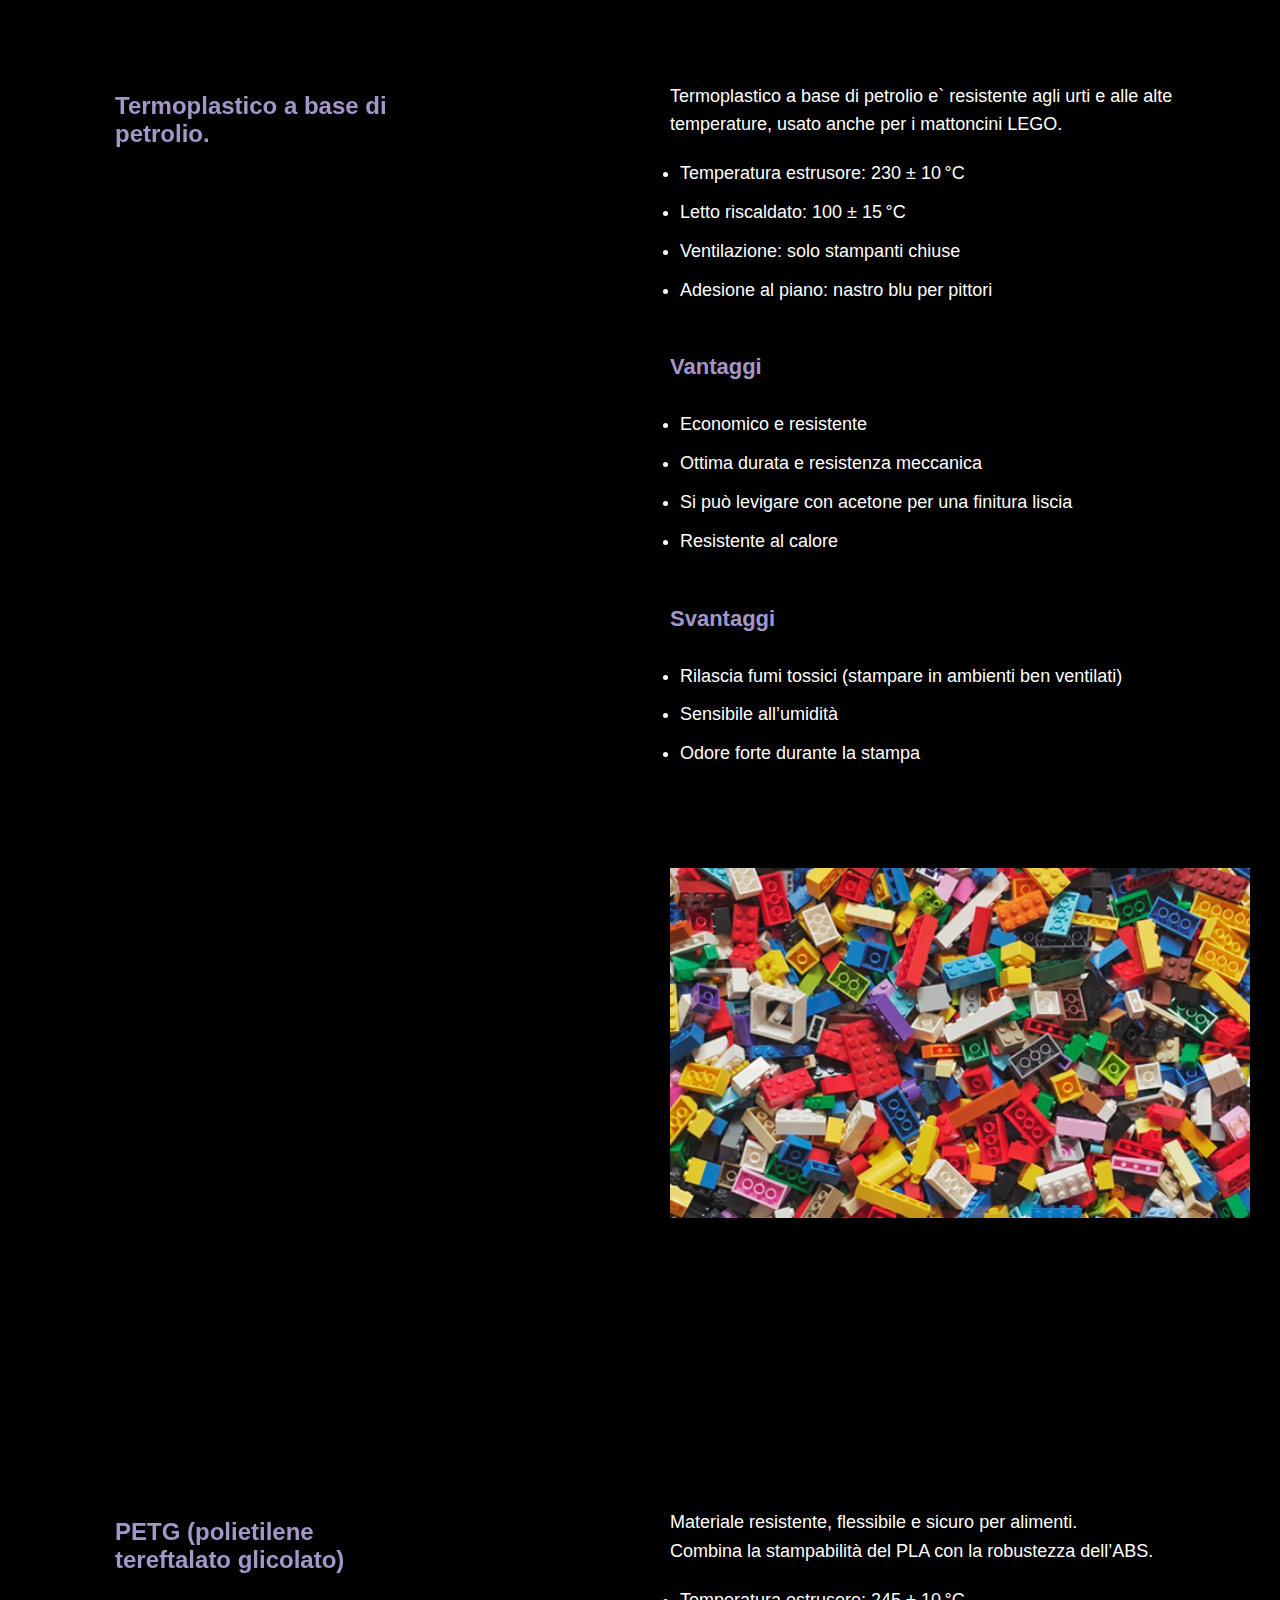
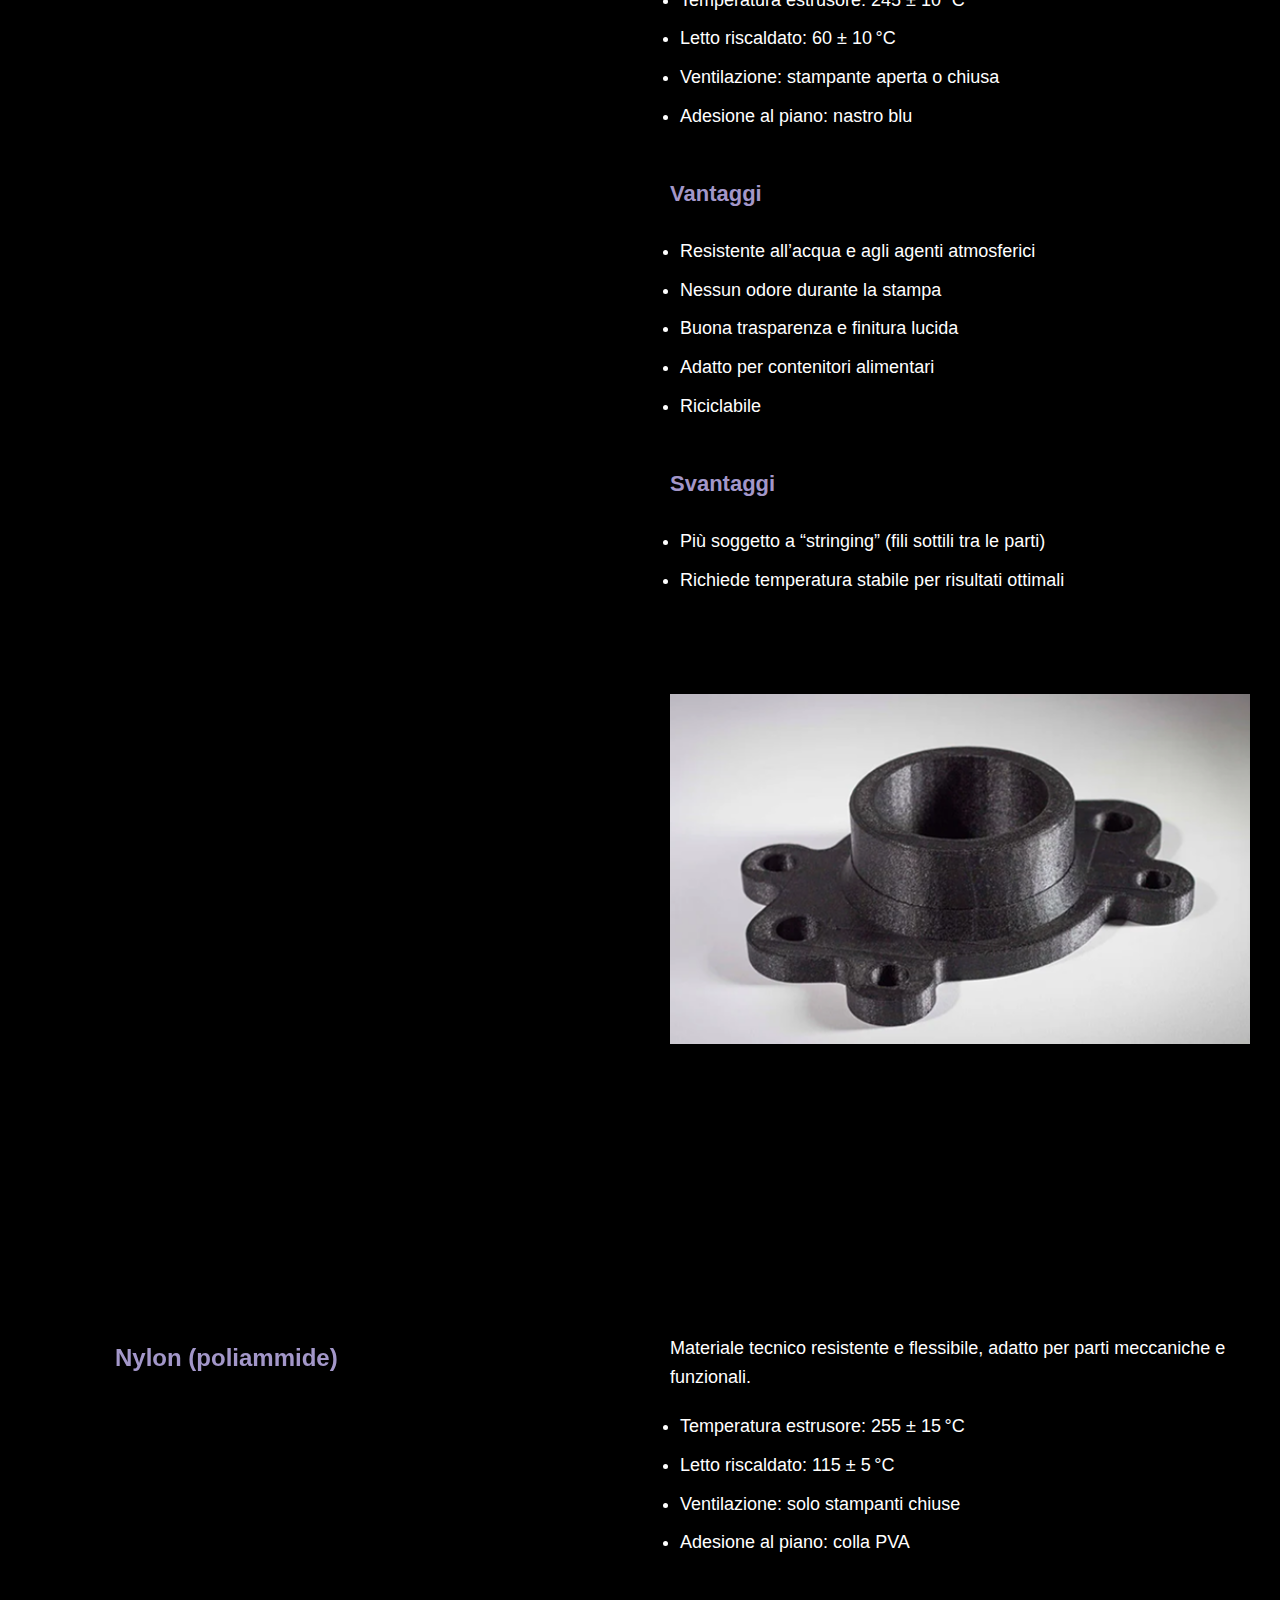
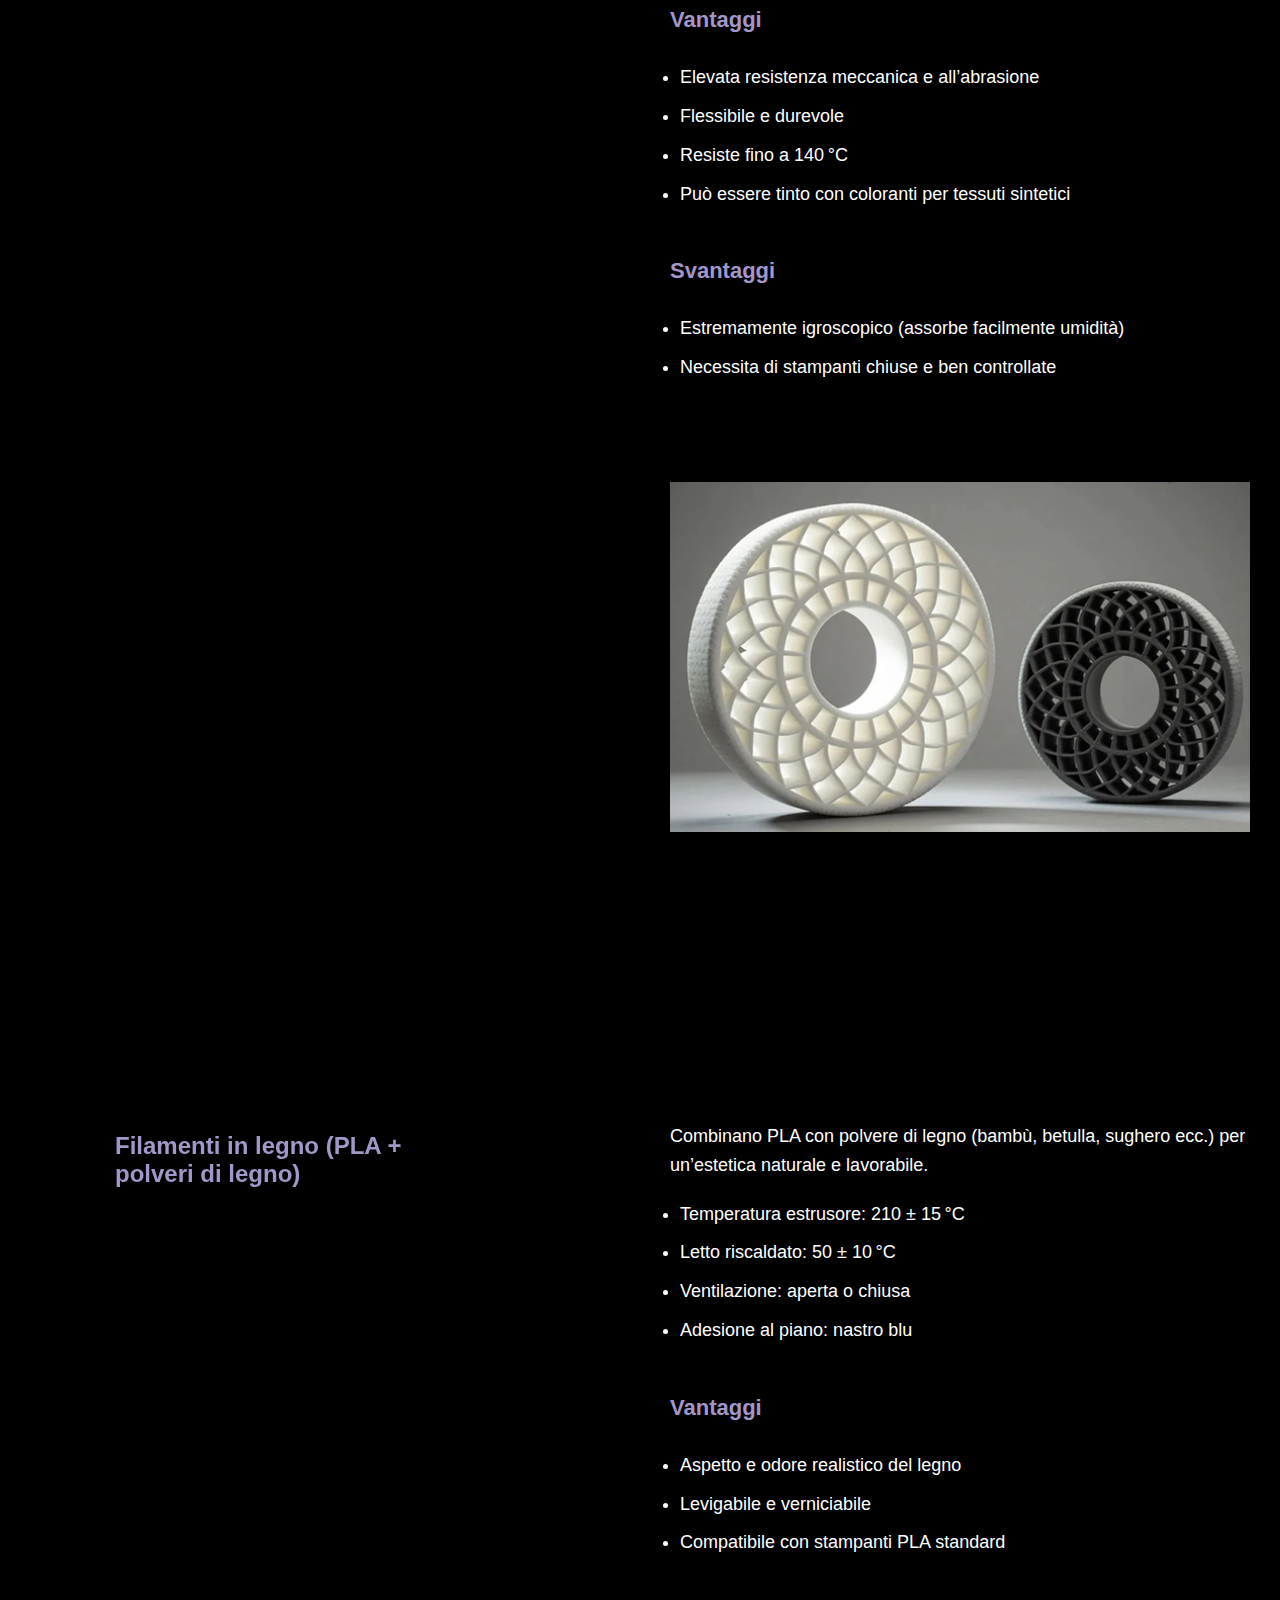
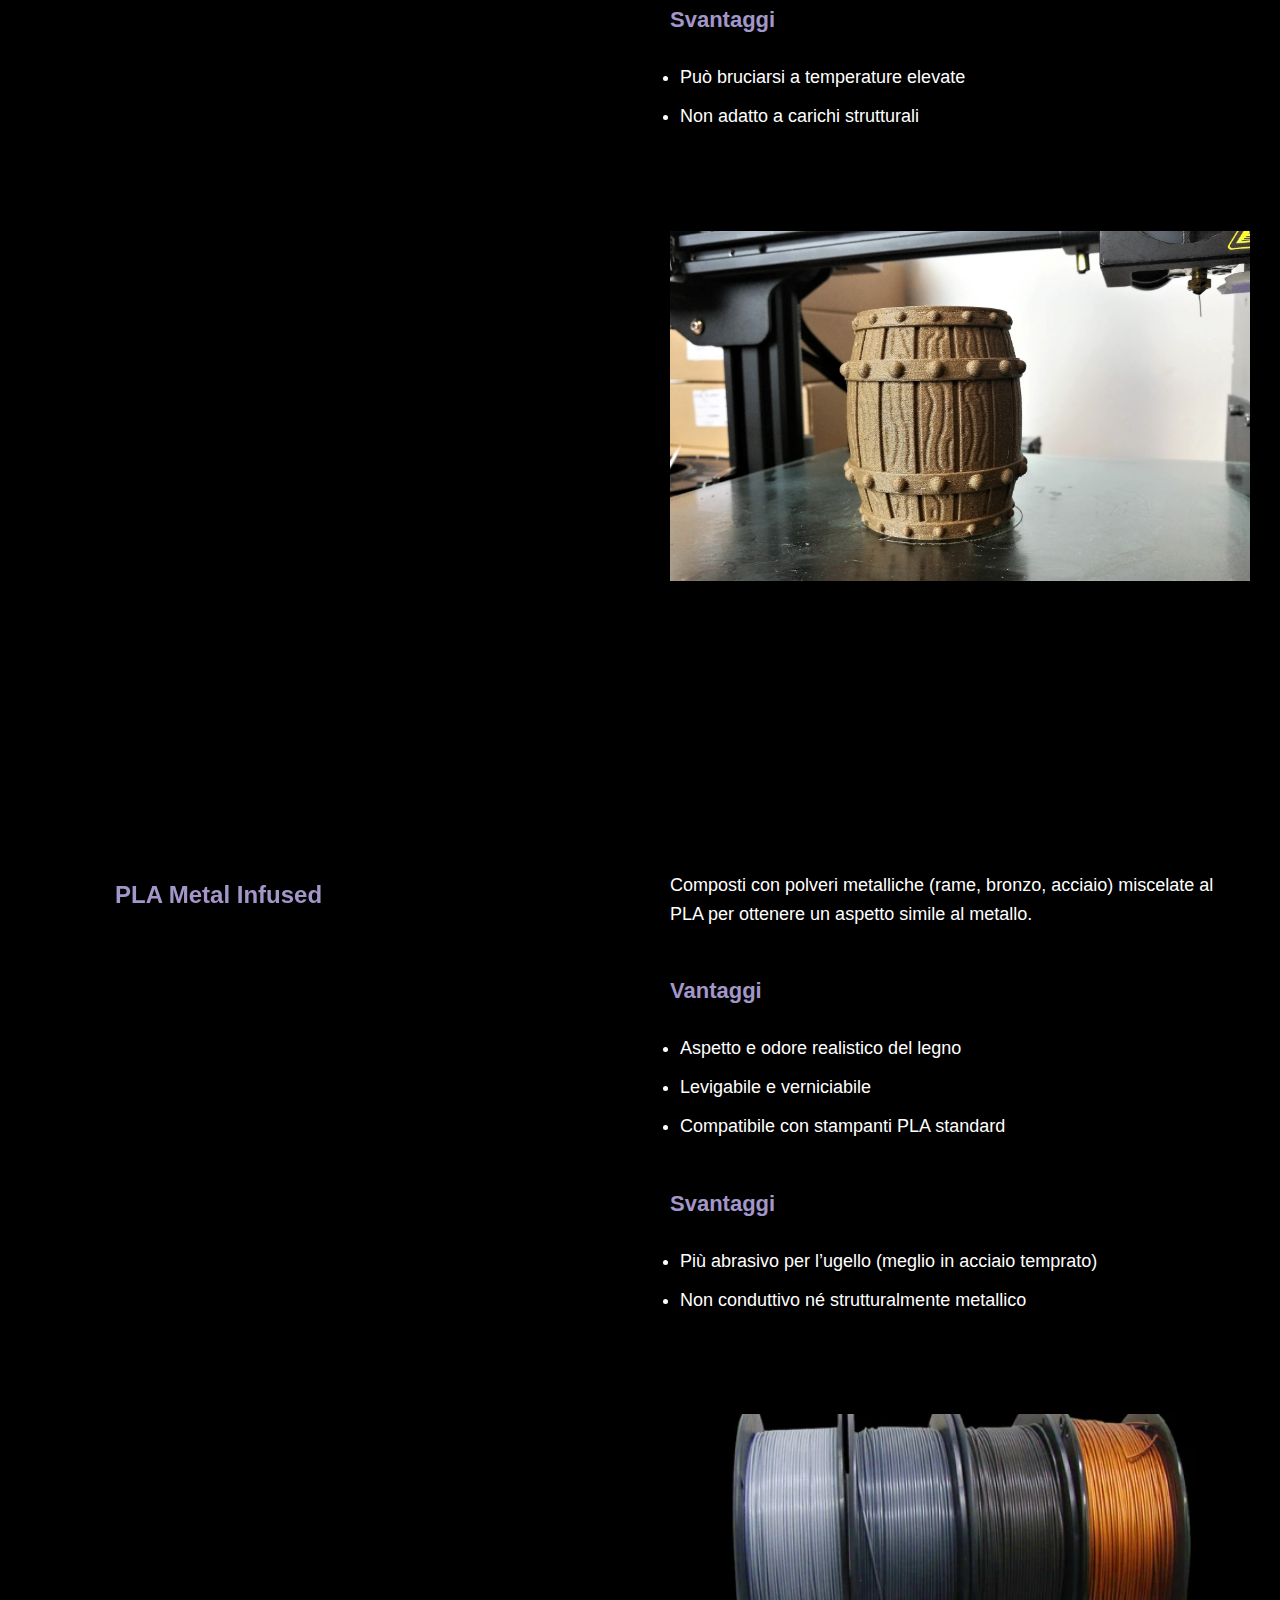
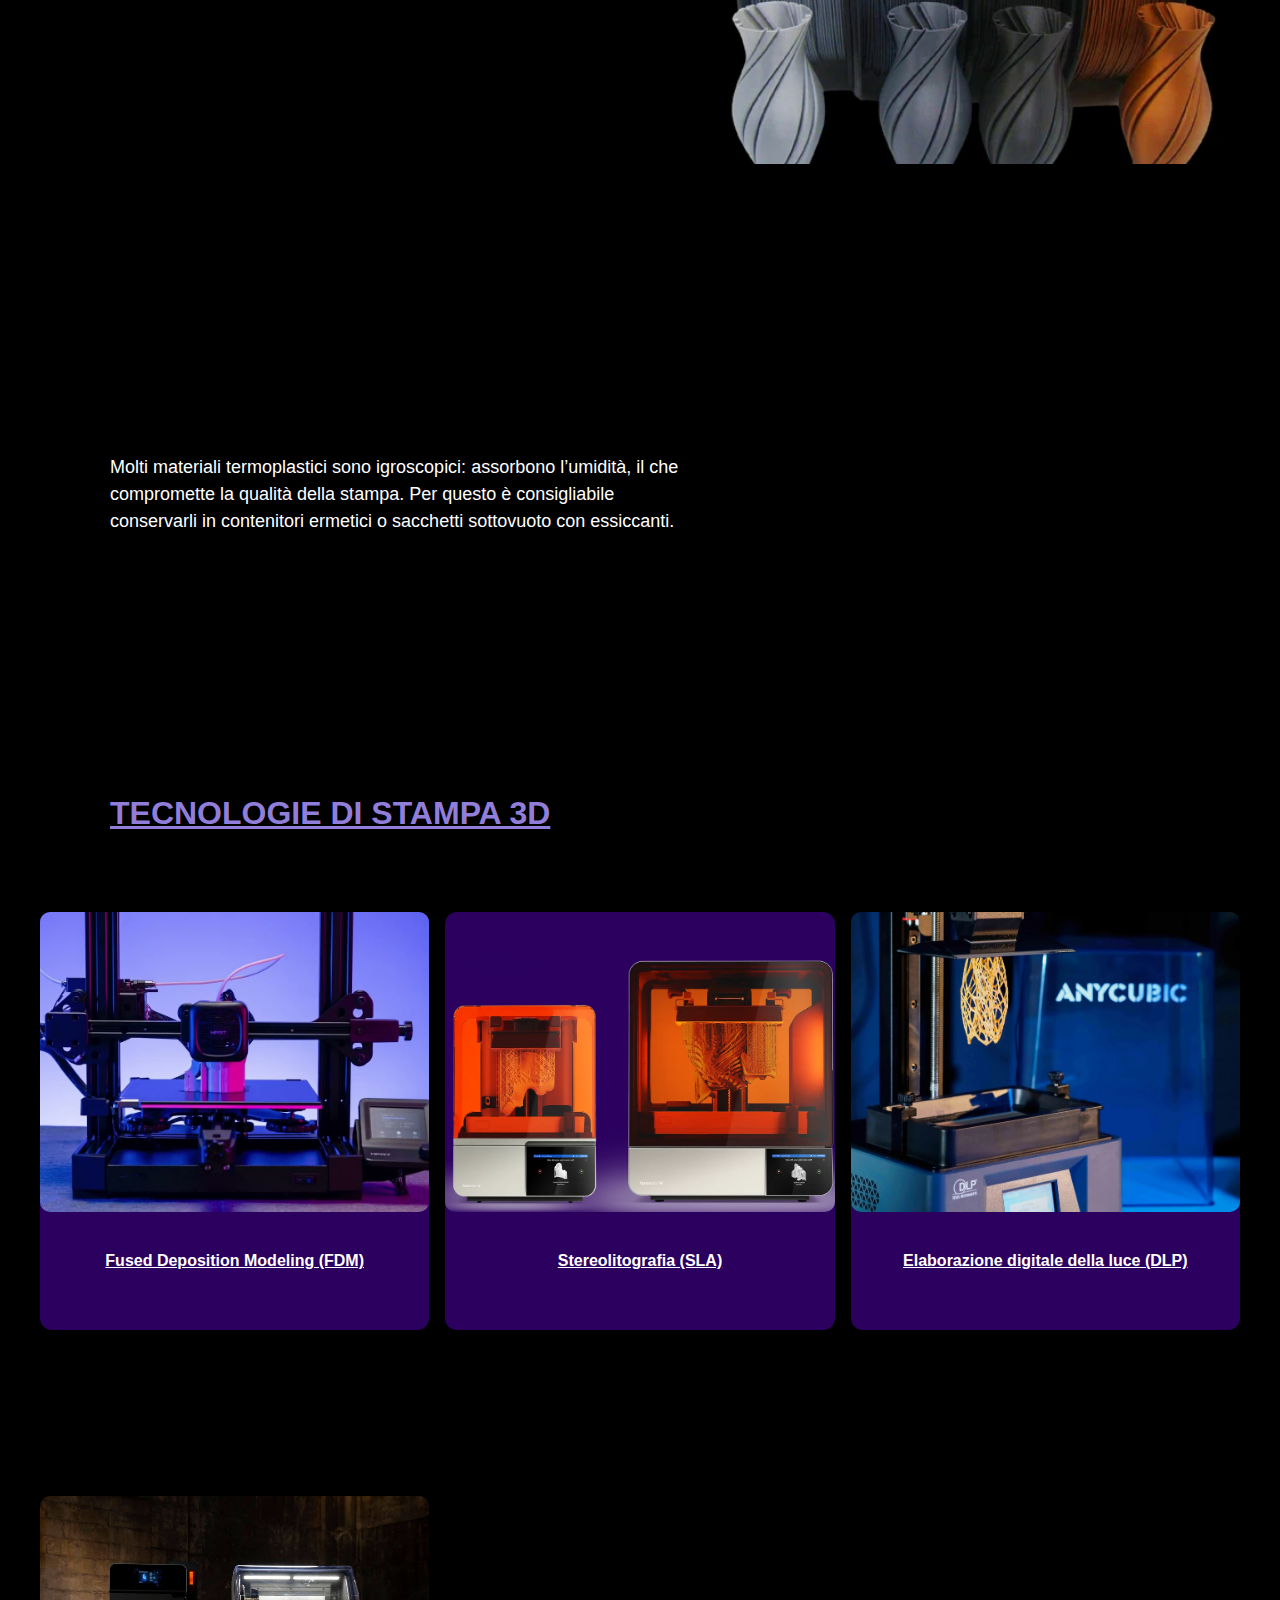
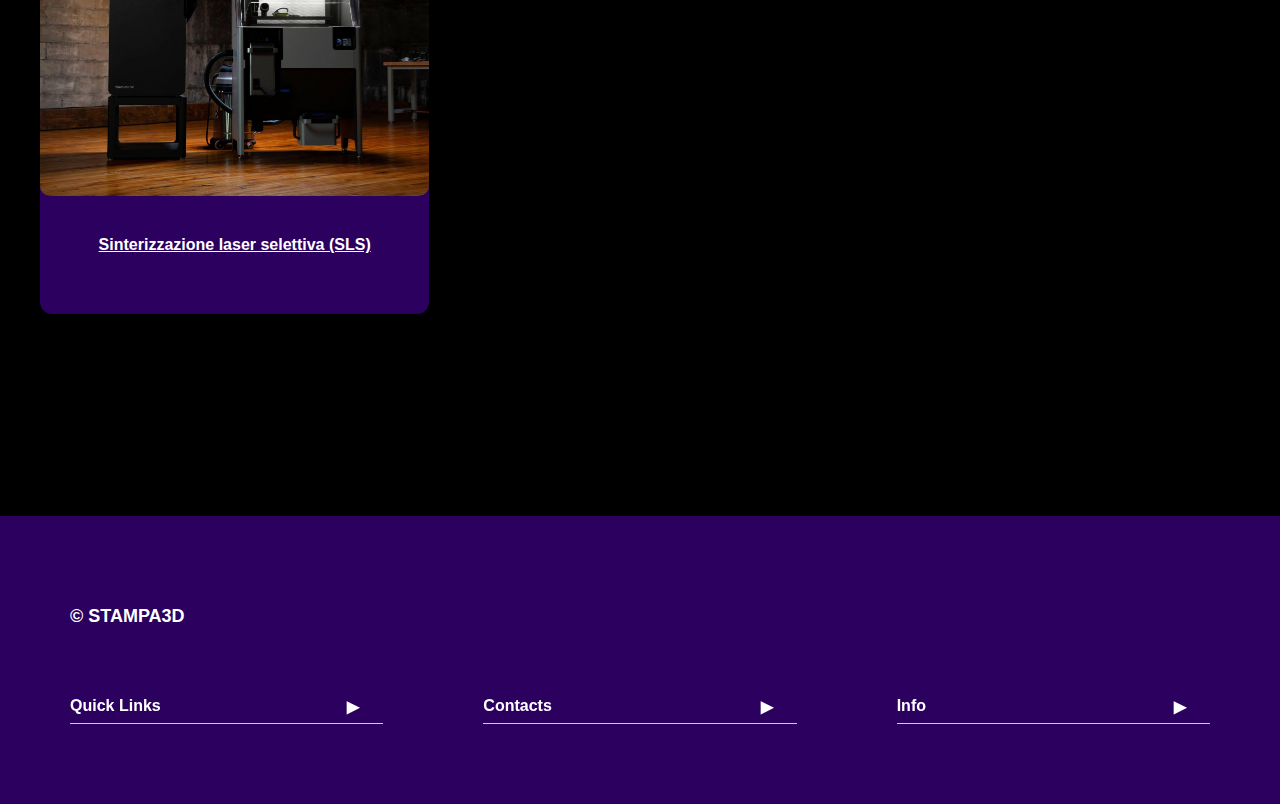
<file: materiali.html>
<!DOCTYPE html>
<html lang="en">
<head>
    <meta charset="UTF-8">
    <meta name="viewport" content="width=device-width, initial-scale=1.0">
    <title>Stampa 3D</title>
    <link rel="stylesheet" href="css/style.css">
</head>
<body>

  <section class="info-contenitore img3">
    <div class="testo-bar">
        <div class="nav-bar">
          <p>
            <a href="index.html" class="marchio-link">
                <img src="img/marchio.png" alt="" class="marchio">
                Stampa 3D
            </a>
        </p>
            <a href="informazioni.html">Informazioni</a>
            <a href="tipologie.html">Tecnologie</a>
            <a href="materiali.html" class="active">materiali</a>
        </div>
        <div class="content">
            <h1>MATERIALI PER LA STAMPA 3D</h1>
        </div>
        </div>

        <div class="image-contenitore">
            <img src="img/image3.3.webp" alt="" srcset="">
        </div>
    </section>



    <section class="contenitore">
      <div class="testo">
        <p>Oggi è disponibile una quantità incredibilmente vasta di materiali di stampa 3D per le diverse tecnologie di stampa 3D.</p>
        <p>Dai materiali termoplastici ai metalli e alle ceramiche, dagli alimenti alle cellule organiche viventi e al cemento, è possibile stampare in 3D con quasi tutti i materiali.</p>
      </div>
      </section>


 


      <section class="sticky">
        <div class="titolo-sticky">
          <h2>Principali materiali per la stampa 3D: 
            Con cosa si può stampare in 3D?</h2>
        </div>
        
          <div class="contenuti-scrollabili">
            <h3>Termoplastici: Standard, tecnici e ad alte prestazioni</h3>
            <p>La plastica rappresenta il materiale di stampa 3D più comune. Possiamo classificare i materiali termoplastici per la stampa 3D in tre tipi principali:</p>
            <ul>
                <li>Standard</li>
                <li>Ingegneria o prestazioni</li>
                <li>Ad alte prestazioni</li>
            </ul>
            <p>Sia gli hobbisti che i professionisti utilizzano spesso plastiche standard. Si tratta di PLA e ABS, facili da stampare in 3D.
                Come il nylon o il PETG, i tecnopolimeri sono più difficili da stampare e richiedono temperature di estrusione più elevate e, in genere, un telaio chiuso per proteggersi da correnti d'aria o sbalzi di temperatura.</p>
            <p>I polimeri ad alte prestazioni come il PEEK sono privilegiati quando le parti devono resistere a temperature elevate, sostanze chimiche, umidità e altro ancora. Questi materiali per la stampa 3D costano di più e richiedono una stampante 3D ad alta temperatura.</p>
         <p>I materiali più utilizzati, ci sono:</p>
         <li>FFF (fused filament fabrication)</li>
         <li>SLA (stereolitografia)</li>
         <li>PBF (fusione a letto di polvere)</li>
         <li>Getto di materiale o di legante </li>
        </div>
       </section>



  
    <section class="contenitore">
      <div class="immagini-materiali">
          <div class="card2">
            <img src="img/image16.png" alt="">
          </div>
          <div class="card2">
            <img src="img/image17.webp" alt="">
          </div>
          <div class="card2">
            <img src="img/image18.png" alt="">
          </div>
          <div class="card2">
            <img src="img/image19.webp" alt="">
          </div>
        </div>
      </div>
    </section>

    <section class="contenitore-blocco2">
      <div class="titolo2">
        <h2>Materiali per la stampa 3D desktop</h2>
      </div>
      
          <div class="box">
            <img src="img/image20.webp" alt="" srcset="">
            </div>
      </section>


      <section class="sticky">
        <div class="titolo-sticky">
          <h2>Materiali compositi per la stampa 3D</h2>
        </div>
        
          <div class="contenuti-scrollabili">
            <p>Per beneficiare dei vari vantaggi offerti da diversi tipi di materiali, è possibile stampare in 3D materiali compositi, che sono una miscela di due o più materiali.
              I materiali compositi possono includere elementi di base come il PLA riempito di legno, ma possono anche contenere materiali molto forti e resistenti come il nylon o il PEEK riempito di fibra di carbonio. </p>
         <p>È persino possibile depositare lunghi filamenti di fibra direttamente durante il processo di stampa 3D, con l'attrezzatura giusta.</p>
         <img src="img/image21.png" alt="">
        </div>
       </section>



       <section class="sticky">
        <div class="titolo-sticky">
          <h2>PLA (acido polilattico)</h2>
        </div>
        
          <div class="contenuti-scrollabili">
            <p>Il PLA è un filamento biodegradabile derivato da fonti naturali come mais o canna da zucchero.
              È il materiale più diffuso per stampanti FDM grazie alla sua facilità d’uso.</p>
          <ul>
              <li>Temperatura estrusore: 205 ± 15 °C</li>
              <li>Letto riscaldato: 50 ± 10 °C</li>
              <li>Ventilazione: anche stampanti aperte</li>
              <li>Adesione al piano: nastro Kapton o BCP</li>
          </ul>   
          <h3>Vantaggi</h3>    
          <ul>
              <li>Facile da stampare, anche su stampanti aperte</li>
              <li>Ampia gamma di colori e finiture (es. legno, metallo)</li>
              <li>Nessun odore durante la stampa</li>
              <li>Compatibile con penne 3D</li>
              <li>Adatto al contatto alimentare monouso</li>
          </ul>
          <h3>Svantaggi</h3>
          <ul>
              <li>Biodegradabile: sensibile al calore e all’umidità</li>
              <li>Fragile e poco resistente alle alte temperature</li>
          </ul>
          <img src="img/image22.png" alt="">
        </div>
       </section>




<section class="sticky">
    <div class="titolo-sticky">
      <h2>Termoplastico a base di petrolio.</h2>
    </div>
  
    <div class="contenuti-scrollabili">
        <p>Termoplastico a base di petrolio e` resistente agli urti e alle alte temperature, usato anche per i mattoncini LEGO.</p>
        <ul>
            <li>Temperatura estrusore: 230 ± 10 °C</li>
            <li>Letto riscaldato: 100 ± 15 °C</li>
            <li>Ventilazione: solo stampanti chiuse</li>
            <li>Adesione al piano: nastro blu per pittori</li>
        </ul>   
        <h3>Vantaggi</h3>    
        <ul>
            <li>Economico e resistente</li>
            <li>Ottima durata e resistenza meccanica</li>
            <li>Si può levigare con acetone per una finitura liscia</li>
            <li>Resistente al calore</li>
        </ul>
        <h3>Svantaggi</h3>
        <ul>
            <li>Rilascia fumi tossici (stampare in ambienti ben ventilati)</li>
            <li>Sensibile all’umidità</li>
            <li>Odore forte durante la stampa</li>
        </ul>
        <img src="img/image23.png" alt="">
      </div>
</section>


<section class="sticky">
    <div class="titolo-sticky">
      <h2>PETG (polietilene tereftalato glicolato)</h2>
    </div>
  
    <div class="contenuti-scrollabili">
        <p>Materiale resistente, flessibile e sicuro per alimenti. <br>
            Combina la stampabilità del PLA con la robustezza dell’ABS.</p>
        <ul>
            <li>Temperatura estrusore: 245 ± 10 °C</li>
            <li>Letto riscaldato: 60 ± 10 °C</li>
            <li>Ventilazione: stampante aperta o chiusa</li>
            <li>Adesione al piano: nastro blu</li>
        </ul>   
        <h3>Vantaggi</h3>    
        <ul>
            <li>Resistente all’acqua e agli agenti atmosferici</li>
            <li>Nessun odore durante la stampa</li>
            <li>Buona trasparenza e finitura lucida</li>
            <li>Adatto per contenitori alimentari</li>
            <li>Riciclabile</li>
        </ul>
        <h3>Svantaggi</h3>
        <ul>
            <li>Più soggetto a “stringing” (fili sottili tra le parti)</li>
            <li>Richiede temperatura stabile per risultati ottimali</li>
        </ul>
        <img src="img/image24.png" alt="">
      </div>
</section>


<section class="sticky">
    <div class="titolo-sticky">
      <h2>Nylon (poliammide)</h2>
    </div>
  
    <div class="contenuti-scrollabili">
        <p>Materiale tecnico resistente e flessibile, adatto per parti meccaniche e funzionali.</p>
        <ul>
            <li>Temperatura estrusore: 255 ± 15 °C</li>
            <li>Letto riscaldato: 115 ± 5 °C</li>
            <li>Ventilazione: solo stampanti chiuse</li>
            <li>Adesione al piano: colla PVA</li>
        </ul>   
        <h3>Vantaggi</h3>    
        <ul>
            <li>Elevata resistenza meccanica e all’abrasione</li>
            <li>Flessibile e durevole</li>
            <li>Resiste fino a 140 °C</li>
            <li>Può essere tinto con coloranti per tessuti sintetici</li>
        </ul>
        <h3>Svantaggi</h3>
        <ul>
            <li>Estremamente igroscopico (assorbe facilmente umidità)</li>
            <li>Necessita di stampanti chiuse e ben controllate</li>
        </ul>
        <img src="img/image25.png" alt="">
      </div>
</section>



<section class="sticky">
    <div class="titolo-sticky">
      <h2>Filamenti in legno (PLA + polveri di legno)</h2>
    </div>
  
    <div class="contenuti-scrollabili">
        <p>Combinano PLA con polvere di legno (bambù, betulla, sughero ecc.) per un’estetica naturale e lavorabile.</p>
        <ul>
            <li>Temperatura estrusore: 210 ± 15 °C</li>
            <li>Letto riscaldato: 50 ± 10 °C</li>
            <li>Ventilazione: aperta o chiusa</li>
            <li>Adesione al piano: nastro blu</li>
        </ul>   
        <h3>Vantaggi</h3>    
        <ul>
            <li>Aspetto e odore realistico del legno</li>
            <li>Levigabile e verniciabile</li>
            <li>Compatibile con stampanti PLA standard</li>
        </ul>
        <h3>Svantaggi</h3>
        <ul>
            <li>Può bruciarsi a temperature elevate</li>
            <li>Non adatto a carichi strutturali</li>
        </ul>
        <img src="img/image26.jpg" alt="">
      </div>
</section>

<section class="sticky">
    <div class="titolo-sticky">
      <h2>PLA Metal Infused</h2>
    </div>
  
    <div class="contenuti-scrollabili">
        <p>Composti con polveri metalliche (rame, bronzo, acciaio) miscelate al PLA per ottenere un aspetto simile al metallo.</p>
       
        <h3>Vantaggi</h3>    
        <ul>
            <li>Aspetto e odore realistico del legno</li>
            <li>Levigabile e verniciabile</li>
            <li>Compatibile con stampanti PLA standard</li>
        </ul>
        <h3>Svantaggi</h3>
        <ul>
            <li>Più abrasivo per l’ugello (meglio in acciaio temprato)</li>
            <li>Non conduttivo né strutturalmente metallico</li>
        </ul>
        <img src="img/image27.png" alt="">
      </div>
</section>



<section class="contenitore">
  <div class="testo">
    <p>Molti materiali termoplastici sono igroscopici: assorbono l’umidità, il che compromette la qualità della stampa. Per questo è consigliabile conservarli in contenitori ermetici o sacchetti sottovuoto con essiccanti.</p>
  </div>
  </section>




  <section class="contenitore">
    <div class="titolo-card">
        <h1><a href="tipologie.html">TECNOLOGIE DI STAMPA 3D</a></h1>
       </div>
  </section>
  
  <section class="blocco-immagine">
    <div class="card">
      <a href="tipologia1.html">
        <img src="img/image4.jpg" alt="">
        <p>Fused Deposition Modeling (FDM)</p>
      </a>
    </div>
  
    <div class="card">
      <a href="tipologia2.html">
        <img src="img/image5.webp" alt="">
        <p>Stereolitografia (SLA)</p>
      </a>
    </div>
  
    <div class="card">
      <a href="tipologia3.html">
        <img src="img/image6.webp" alt="">
        <p>Elaborazione digitale della luce (DLP)</p>
      </a>
    </div>
  
    <div class="card">
      <a href="tipologia4.html">
        <img src="img/image7.jpg" alt="">
        <p>Sinterizzazione laser selettiva (SLS)</p>
      </a>
    </div>
  </section>
  

  <footer>
    <h4>© STAMPA3D</h4>
  
    <div class="footer-section-container">
  
      <section class="footer-section">
          <details>
            <summary>Quick Links <span class="arrow">&#9654;</span></summary>
            <ul>
              <li>Menù</li>
              <li>Stampanti</li>
              <li>Filamenti</li>
              <li>Material</li>
              <li>Accessori</li>
              <li>Supporto</li>
            </ul>
          </details>
      </section>
  
      <section class="footer-section">
          <details>
            <summary>Contacts <span class="arrow">&#9654;</span></summary>
            <ul>
              <li>Supporto</li>
              <li>Order Tracker</li>
              <li>FAQ</li>
              <li>Politica sulla riservatezza</li>
              <li>Cookie Settings</li>
              <li>Termini di servizio</li>
            </ul>
          </details>
      </section>
  
      <section class="footer-section">
          <details>
            <summary>Info <span class="arrow">&#9654;</span></summary>
            <ul>
              <li>Esplorare</li>
              <li>Sito ufficiale</li>
              <li>Corporate Sales</li>
              <li>Authorized Reseller</li>
              <li>Chi siamo</li>
              <li>Contattaci</li>
            </ul>
          </details>
      </section>
  
    </div>
  </footer>

  </div>
</footer>
</body>
</html>
</file>
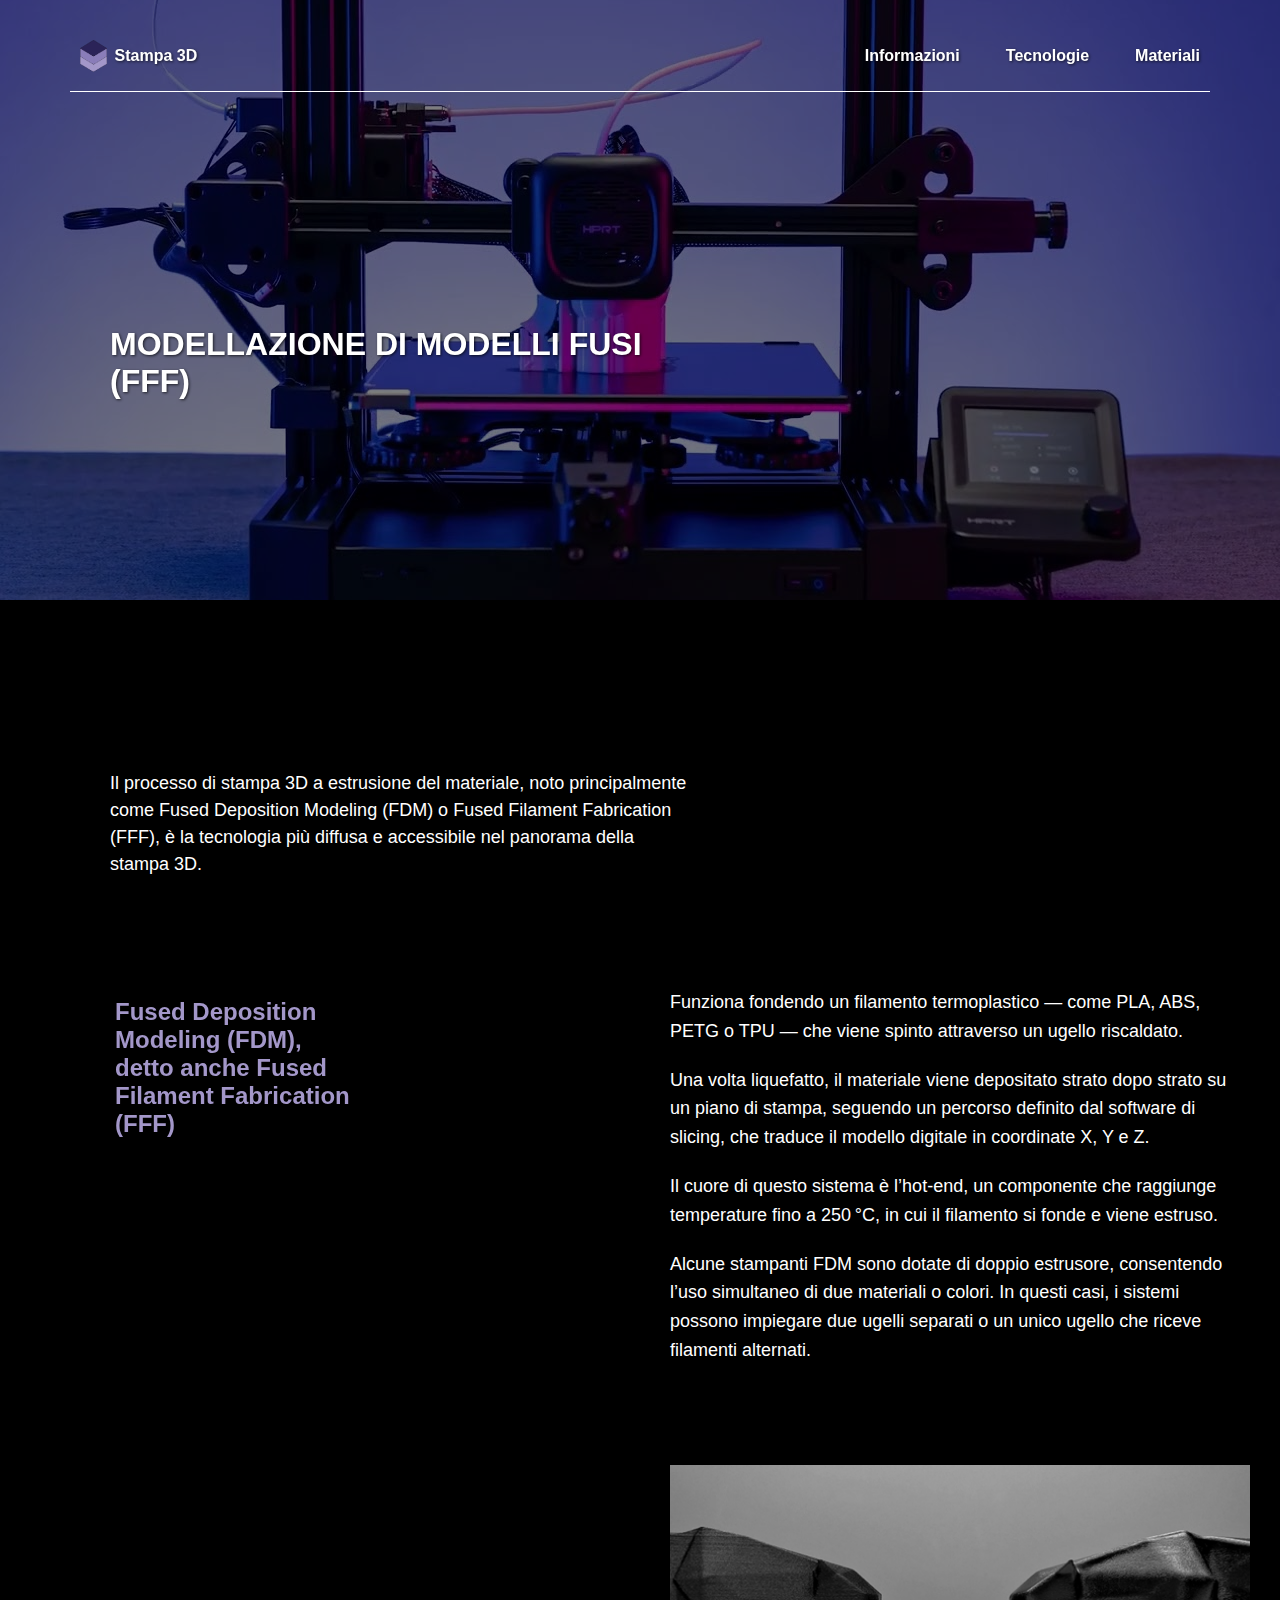
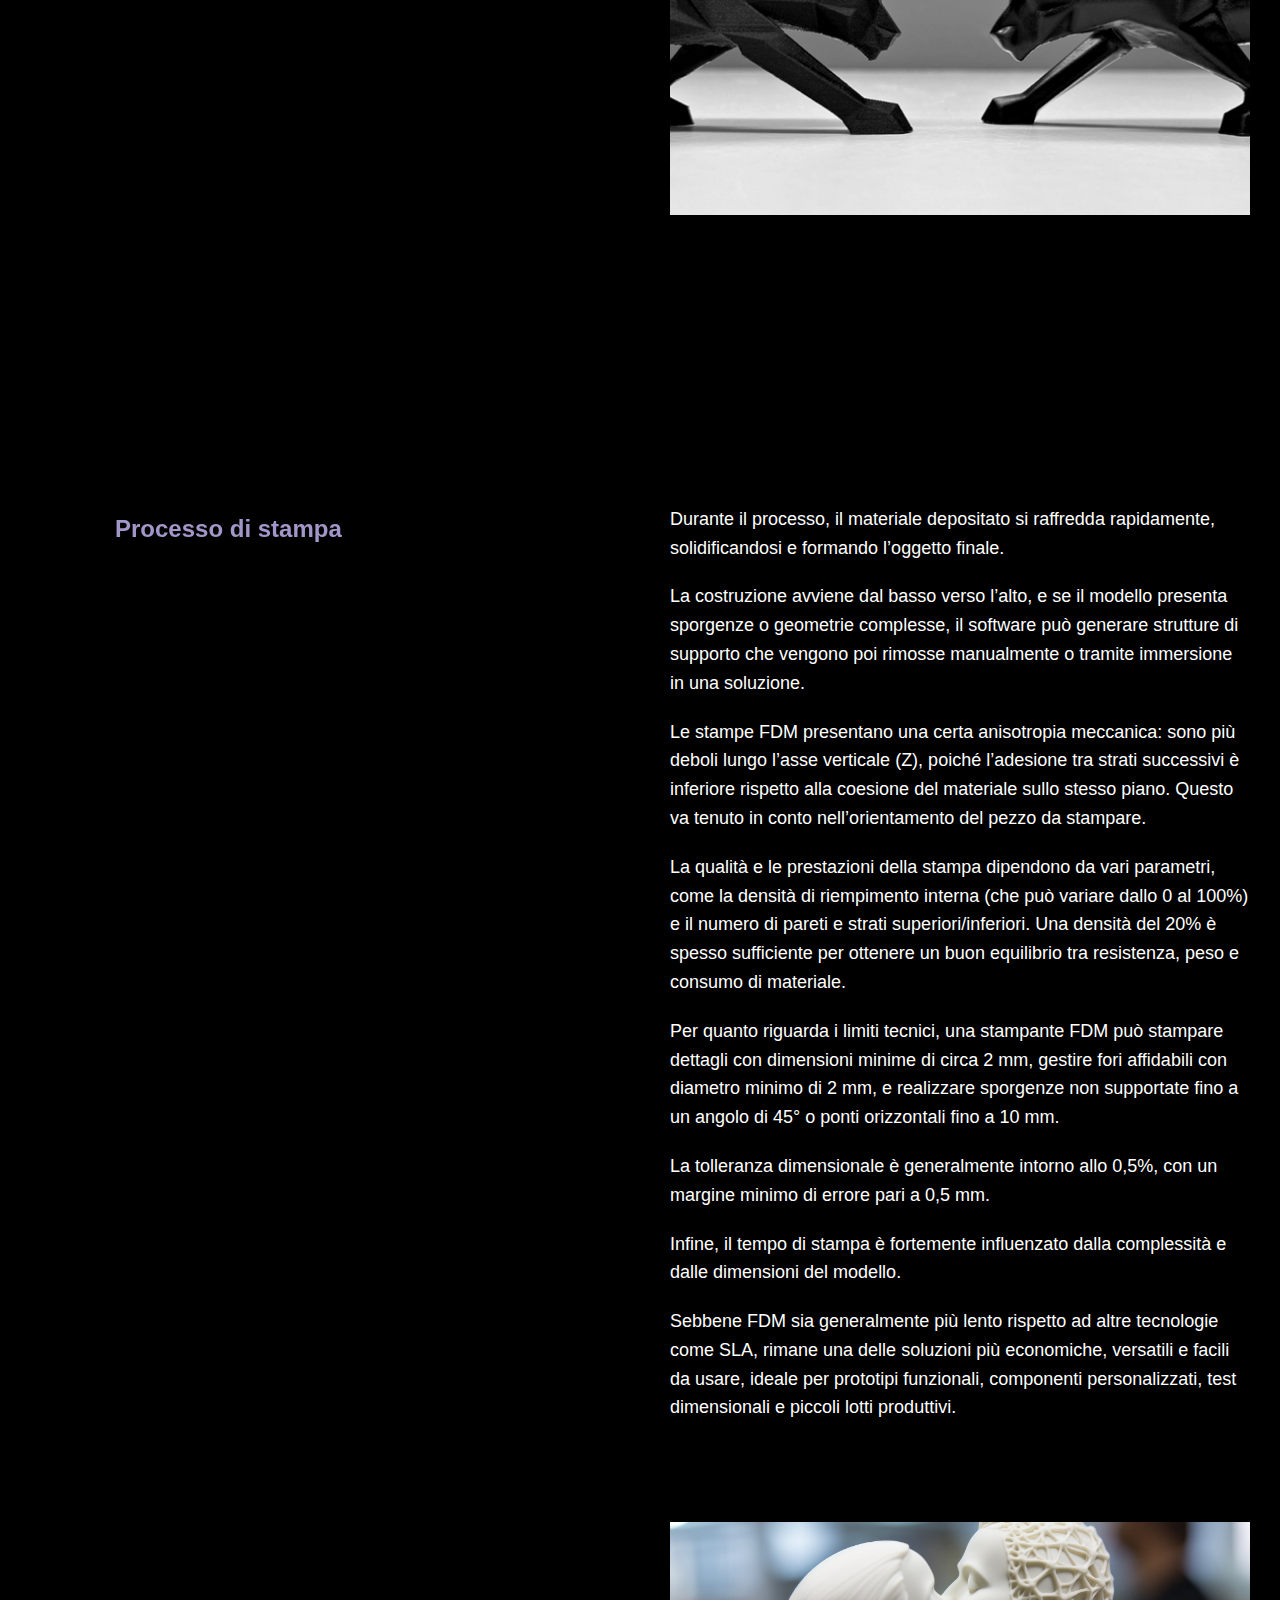
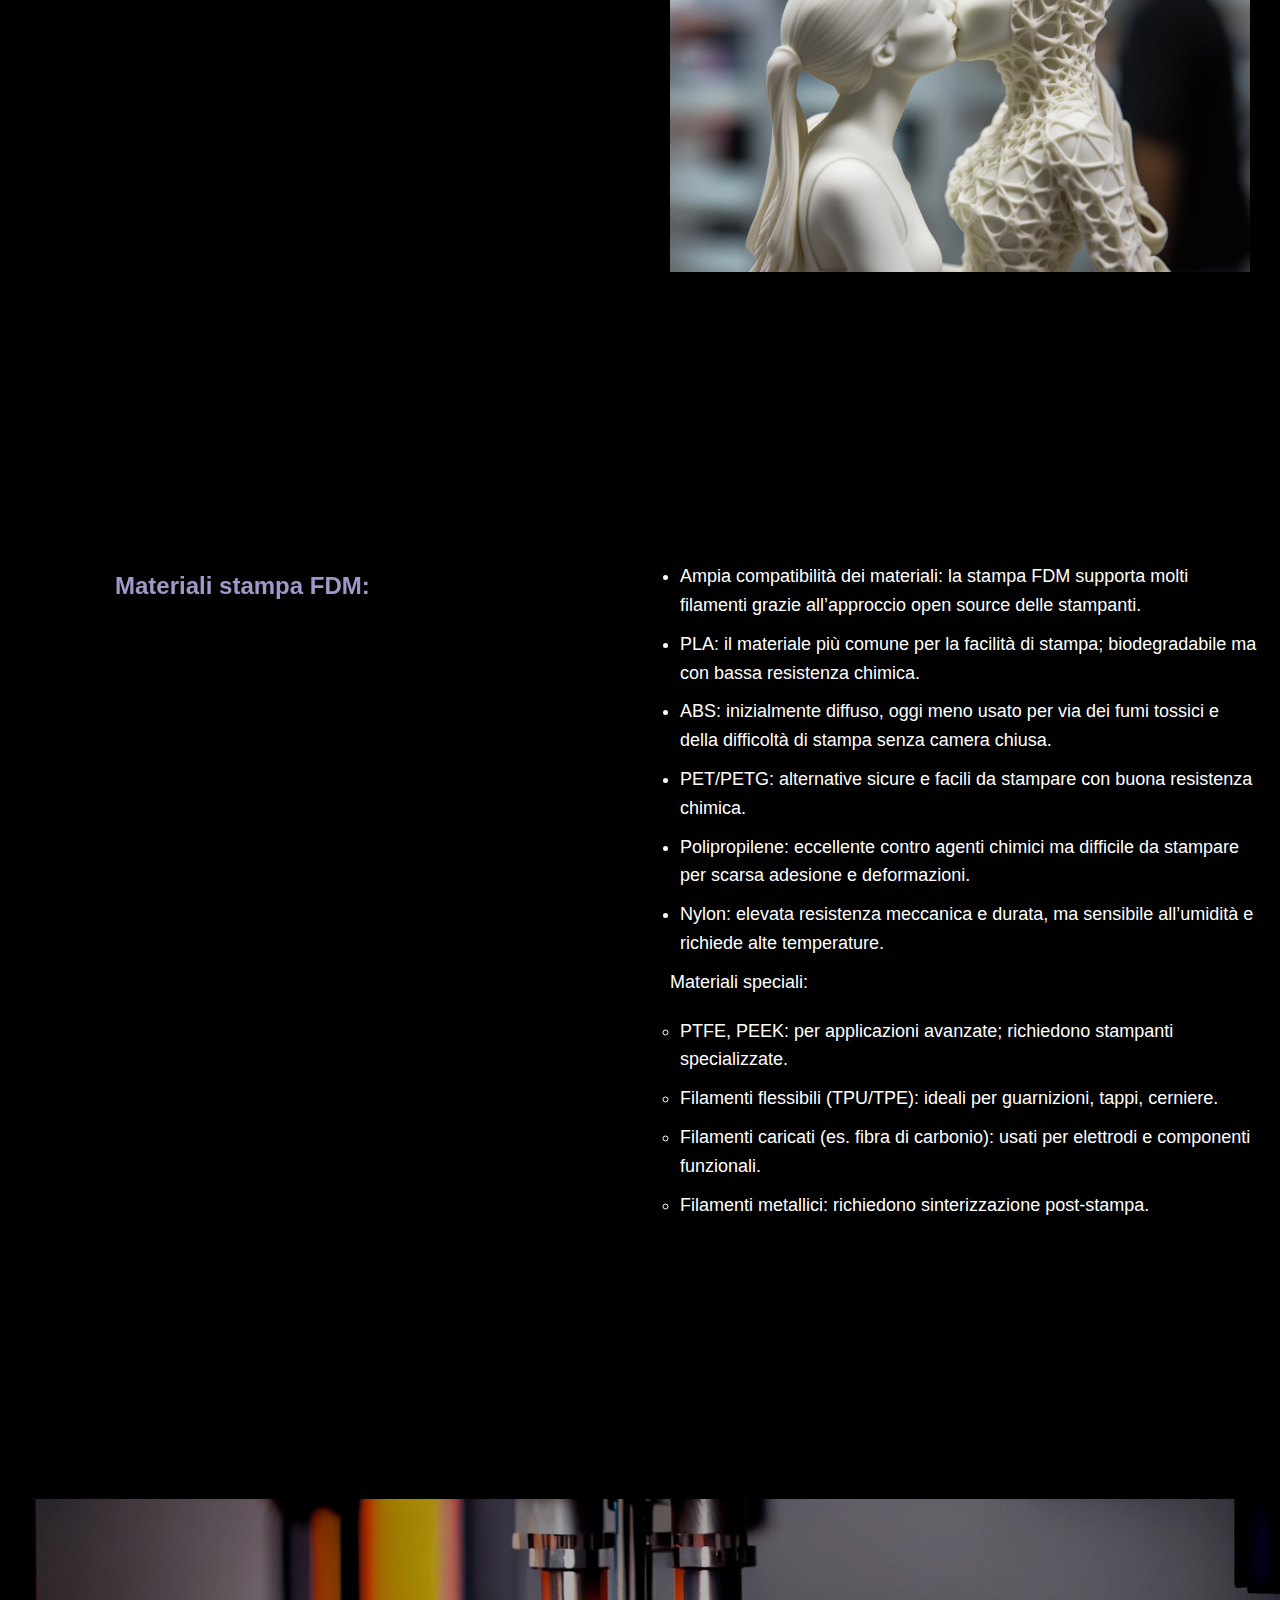
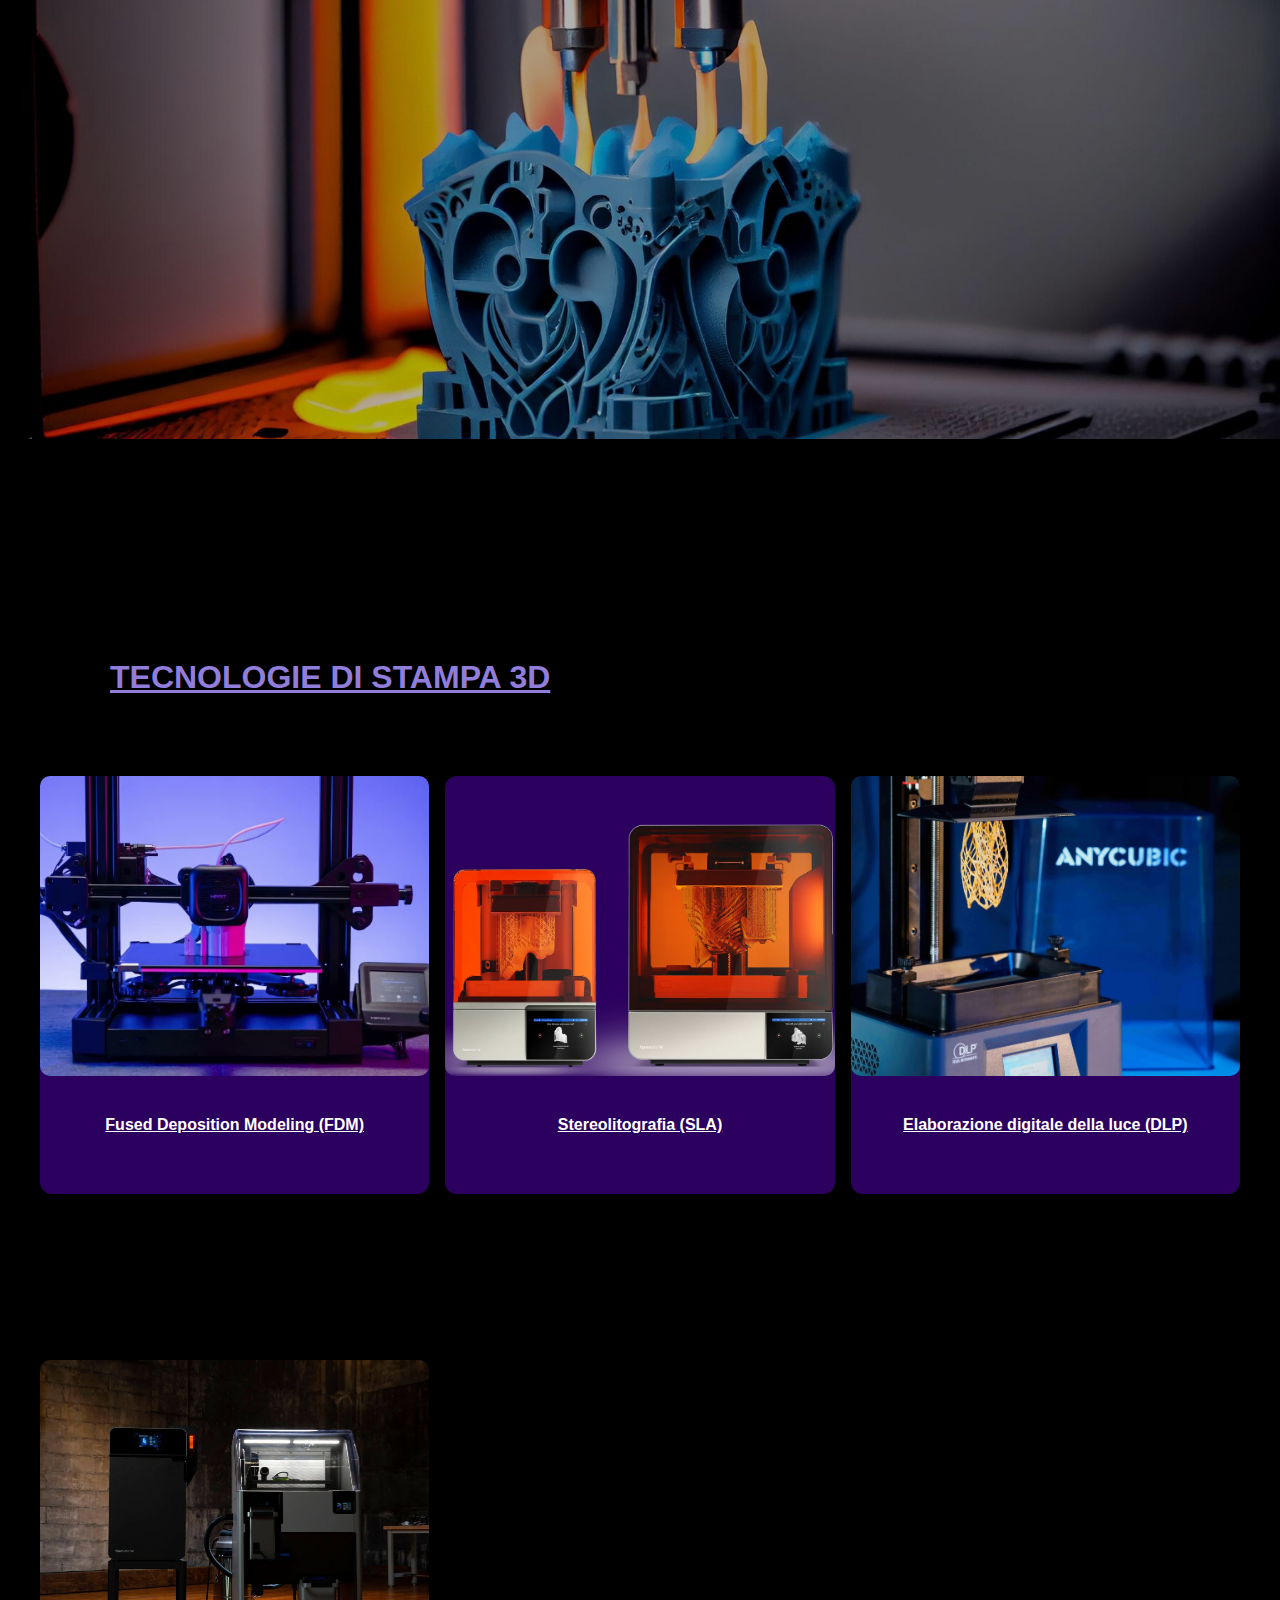
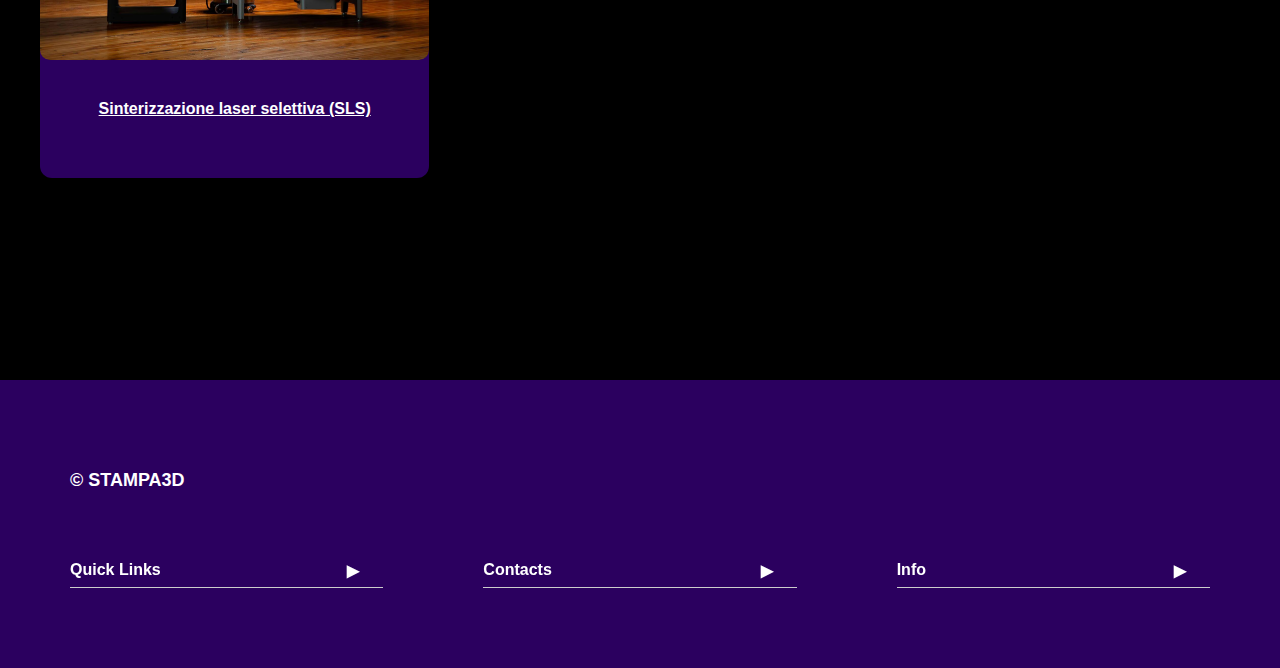
<file: tipologia1.html>
<!DOCTYPE html>
<html lang="en">
<head>
    <meta charset="UTF-8">
    <meta name="viewport" content="width=device-width, initial-scale=1.0">
    <title>Stampa 3D</title>
    <link rel="stylesheet" href="css/style.css">
</head>
<body>

  <section class="info-contenitore img4">
    <div class="testo-bar">
        <div class="nav-bar">
          <p>
            <a href="index.html" class="marchio-link">
                <img src="img/marchio.png" alt="" class="marchio">
                Stampa 3D
            </a>
        </p>
            <a href="informazioni.html">Informazioni</a>
            <a href="tipologie.html">Tecnologie</a>
            <a href="materiali.html">Materiali</a>
        </div>
        <div class="content">
            <h1>MODELLAZIONE DI MODELLI FUSI (FFF)</h1>
        </div>
          
        </div>
        <div class="image-contenitore">
            <img src="img/image4.jpg" alt="" srcset="">
        </div>
    </section>



   <section class="contenitore">
        <div class="testo">
            <p>Il processo di stampa 3D a estrusione del materiale, noto principalmente come Fused Deposition Modeling (FDM) o Fused Filament Fabrication (FFF), è la tecnologia più diffusa e accessibile nel panorama della stampa 3D. </p>
        </div>
   </section>


    <section class="sticky">
        <div class="titolo-sticky">
          <h2>Fused Deposition Modeling (FDM),<br> detto anche Fused Filament Fabrication (FFF)</h2>
        </div>
      
        <div class="contenuti-scrollabili">
            <p>Funziona fondendo un filamento termoplastico — come PLA, ABS, PETG o TPU — che viene spinto attraverso un ugello riscaldato. </p>
            <p>Una volta liquefatto, il materiale viene depositato strato dopo strato su un piano di stampa, seguendo un percorso definito dal software di slicing, che traduce il modello digitale in coordinate X, Y e Z.</p>
            <p>Il cuore di questo sistema è l’hot-end, un componente che raggiunge temperature fino a 250 °C, in cui il filamento si fonde e viene estruso.</p>
            <p>Alcune stampanti FDM sono dotate di doppio estrusore, consentendo l’uso simultaneo di due materiali o colori. In questi casi, i sistemi possono impiegare due ugelli separati o un unico ugello che riceve filamenti alternati.</p>
            <img src="img/image30.png" alt="">
          </div>
    </section>


    <section class="sticky">
        <div class="titolo-sticky">
          <h2>Processo di stampa</h2>
        </div>
      
        <div class="contenuti-scrollabili">
            <p>Durante il processo, il materiale depositato si raffredda rapidamente, solidificandosi e formando l’oggetto finale.</p>
            <p>La costruzione avviene dal basso verso l’alto, e se il modello presenta sporgenze o geometrie complesse, il software può generare strutture di supporto che vengono poi rimosse manualmente o tramite immersione in una soluzione.</p>
            <p>Le stampe FDM presentano una certa anisotropia meccanica: sono più deboli lungo l’asse verticale (Z), poiché l’adesione tra strati successivi è inferiore rispetto alla coesione del materiale sullo stesso piano. Questo va tenuto in conto nell’orientamento del pezzo da stampare.</p>
            <p>La qualità e le prestazioni della stampa dipendono da vari parametri, come la densità di riempimento interna (che può variare dallo 0 al 100%) e il numero di pareti e strati superiori/inferiori. Una densità del 20% è spesso sufficiente per ottenere un buon equilibrio tra resistenza, peso e consumo di materiale.</p>
            <p>Per quanto riguarda i limiti tecnici, una stampante FDM può stampare dettagli con dimensioni minime di circa 2 mm, gestire fori affidabili con diametro minimo di 2 mm, e realizzare sporgenze non supportate fino a un angolo di 45° o ponti orizzontali fino a 10 mm.</p>
            <p>La tolleranza dimensionale è generalmente intorno allo 0,5%, con un margine minimo di errore pari a 0,5 mm.</p>
            <p>Infine, il tempo di stampa è fortemente influenzato dalla complessità e dalle dimensioni del modello.</p>
            <p>Sebbene FDM sia generalmente più lento rispetto ad altre tecnologie come SLA, rimane una delle soluzioni più economiche, versatili e facili da usare, ideale per prototipi funzionali, componenti personalizzati, test dimensionali e piccoli lotti produttivi.</p>
            <img src="img/image28.jpg" alt="">
        </div>
    </section>


    <section class="sticky">
        <div class="titolo-sticky">
          <h2>Materiali stampa FDM:</h2>
        </div>
      
        <div class="contenuti-scrollabili">
            <ul>
                <li>Ampia compatibilità dei materiali: la stampa FDM supporta molti filamenti grazie all’approccio open source delle stampanti.</li>
                <li>PLA: il materiale più comune per la facilità di stampa; biodegradabile ma con bassa resistenza chimica.</li>
                <li>ABS: inizialmente diffuso, oggi meno usato per via dei fumi tossici e della difficoltà di stampa senza camera chiusa.</li>
                <li>PET/PETG: alternative sicure e facili da stampare con buona resistenza chimica.</li>
                <li>Polipropilene: eccellente contro agenti chimici ma difficile da stampare per scarsa adesione e deformazioni.</li>
                <li>Nylon: elevata resistenza meccanica e durata, ma sensibile all’umidità e richiede alte temperature.</li>
                <p>Materiali speciali:</p>
                <ul>
                    <li>PTFE, PEEK: per applicazioni avanzate; richiedono stampanti specializzate.</li>
                    <li>Filamenti flessibili (TPU/TPE): ideali per guarnizioni, tappi, cerniere.</li>
                    <li>Filamenti caricati (es. fibra di carbonio): usati per elettrodi e componenti funzionali.</li>
                    <li>Filamenti metallici: richiedono sinterizzazione post-stampa.</li>
                </ul>
            </ul>
          </div>
    </section>


    <section class="box">
    <div class="image">
        <img src="img/image29.jpg" alt="" srcset="">
      </div>
    </section>

      
<section class="contenitore">
  <div class="titolo-card">
      <h1><a href="tipologie.html">TECNOLOGIE DI STAMPA 3D</a></h1>
     </div>
</section>

<section class="blocco-immagine">
  <div class="card">
    <a href="tipologia1.html">
      <img src="img/image4.jpg" alt="">
      <p>Fused Deposition Modeling (FDM)</p>
    </a>
  </div>

  <div class="card">
    <a href="tipologia2.html">
      <img src="img/image5.webp" alt="">
      <p>Stereolitografia (SLA)</p>
    </a>
  </div>

  <div class="card">
    <a href="tipologia3.html">
      <img src="img/image6.webp" alt="">
      <p>Elaborazione digitale della luce (DLP)</p>
    </a>
  </div>

  <div class="card">
    <a href="tipologia4.html">
      <img src="img/image7.jpg" alt="">
      <p>Sinterizzazione laser selettiva (SLS)</p>
    </a>
  </div>
</section>






<footer>
  <h4>© STAMPA3D</h4>

  <div class="footer-section-container">

    <section class="footer-section">
        <details>
          <summary>Quick Links <span class="arrow">&#9654;</span></summary>
          <ul>
            <li>Menù</li>
            <li>Stampanti</li>
            <li>Filamenti</li>
            <li>Material</li>
            <li>Accessori</li>
            <li>Supporto</li>
          </ul>
        </details>
    </section>

    <section class="footer-section">
        <details>
          <summary>Contacts <span class="arrow">&#9654;</span></summary>
          <ul>
            <li>Supporto</li>
            <li>Order Tracker</li>
            <li>FAQ</li>
            <li>Politica sulla riservatezza</li>
            <li>Cookie Settings</li>
            <li>Termini di servizio</li>
          </ul>
        </details>
    </section>

    <section class="footer-section">
        <details>
          <summary>Info <span class="arrow">&#9654;</span></summary>
          <ul>
            <li>Esplorare</li>
            <li>Sito ufficiale</li>
            <li>Corporate Sales</li>
            <li>Authorized Reseller</li>
            <li>Chi siamo</li>
            <li>Contattaci</li>
          </ul>
        </details>
    </section>

  </div>
</footer>


</body>
</html>
</file>
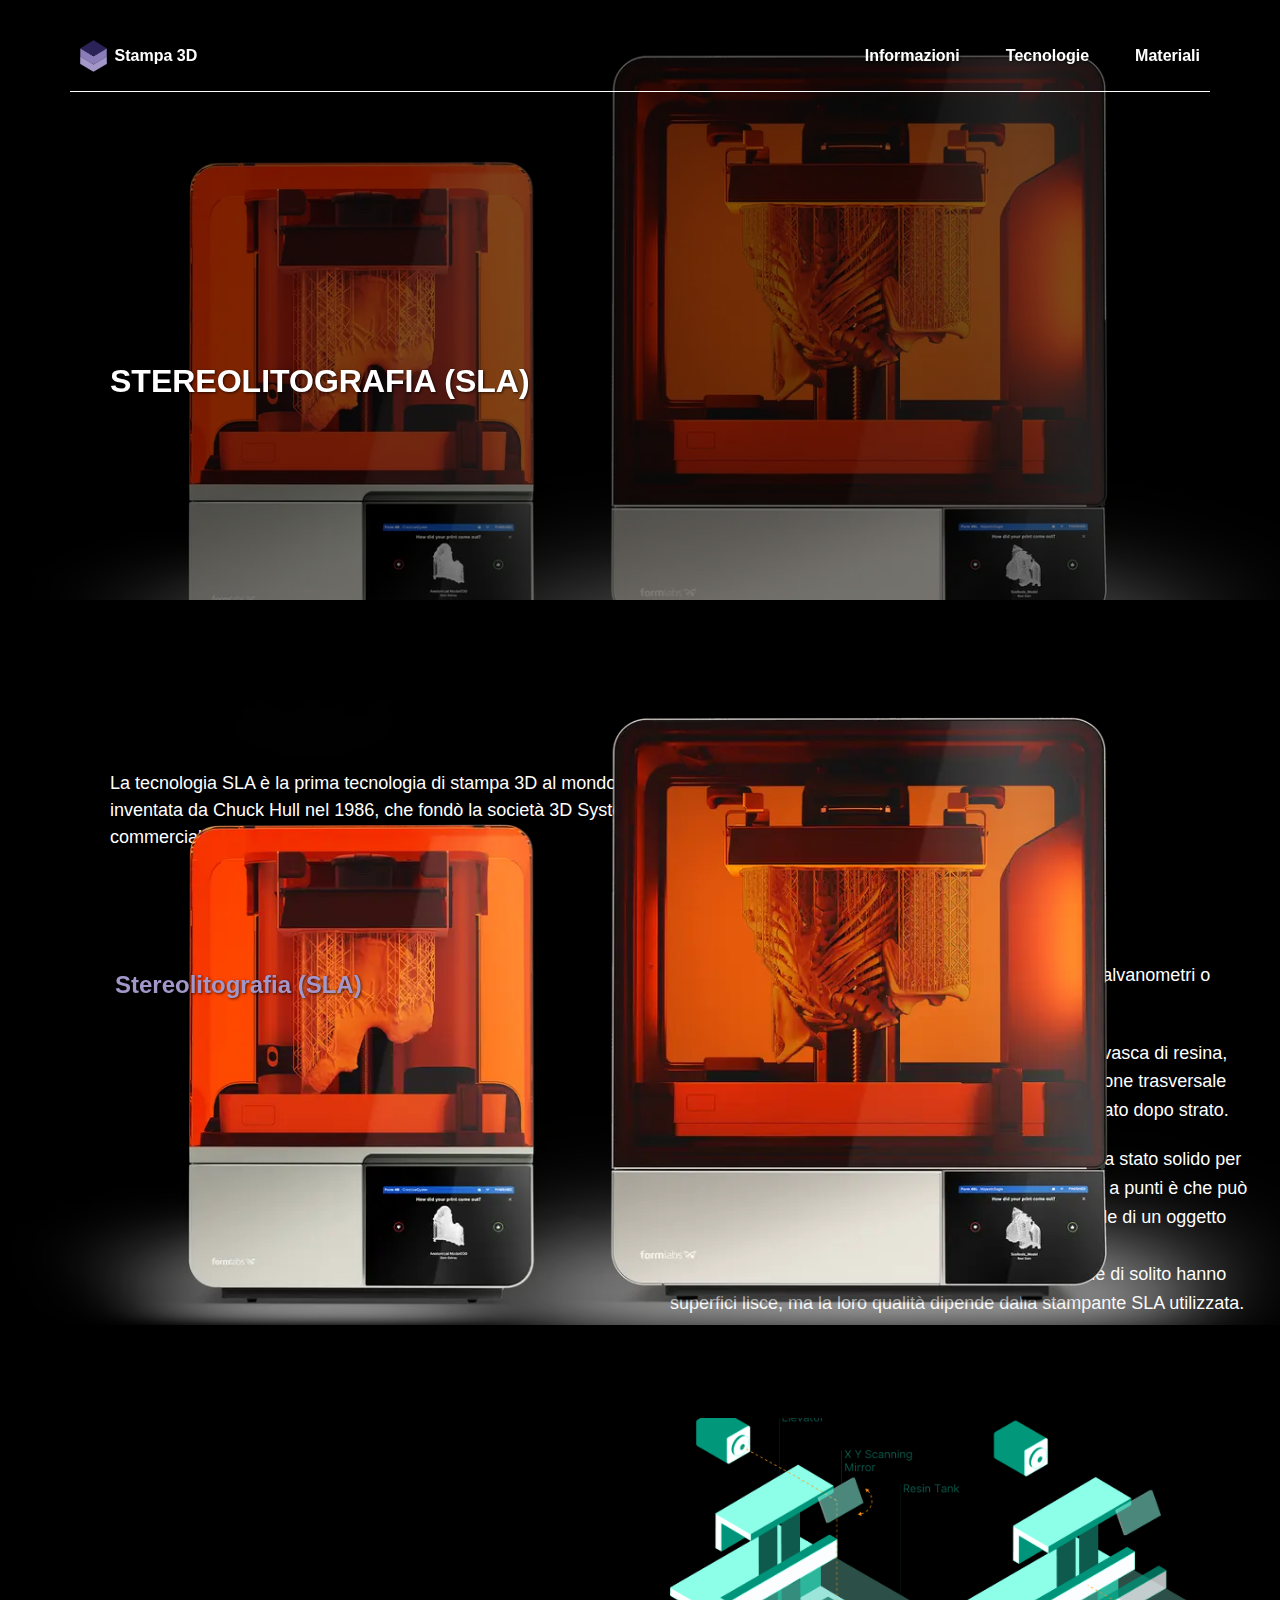
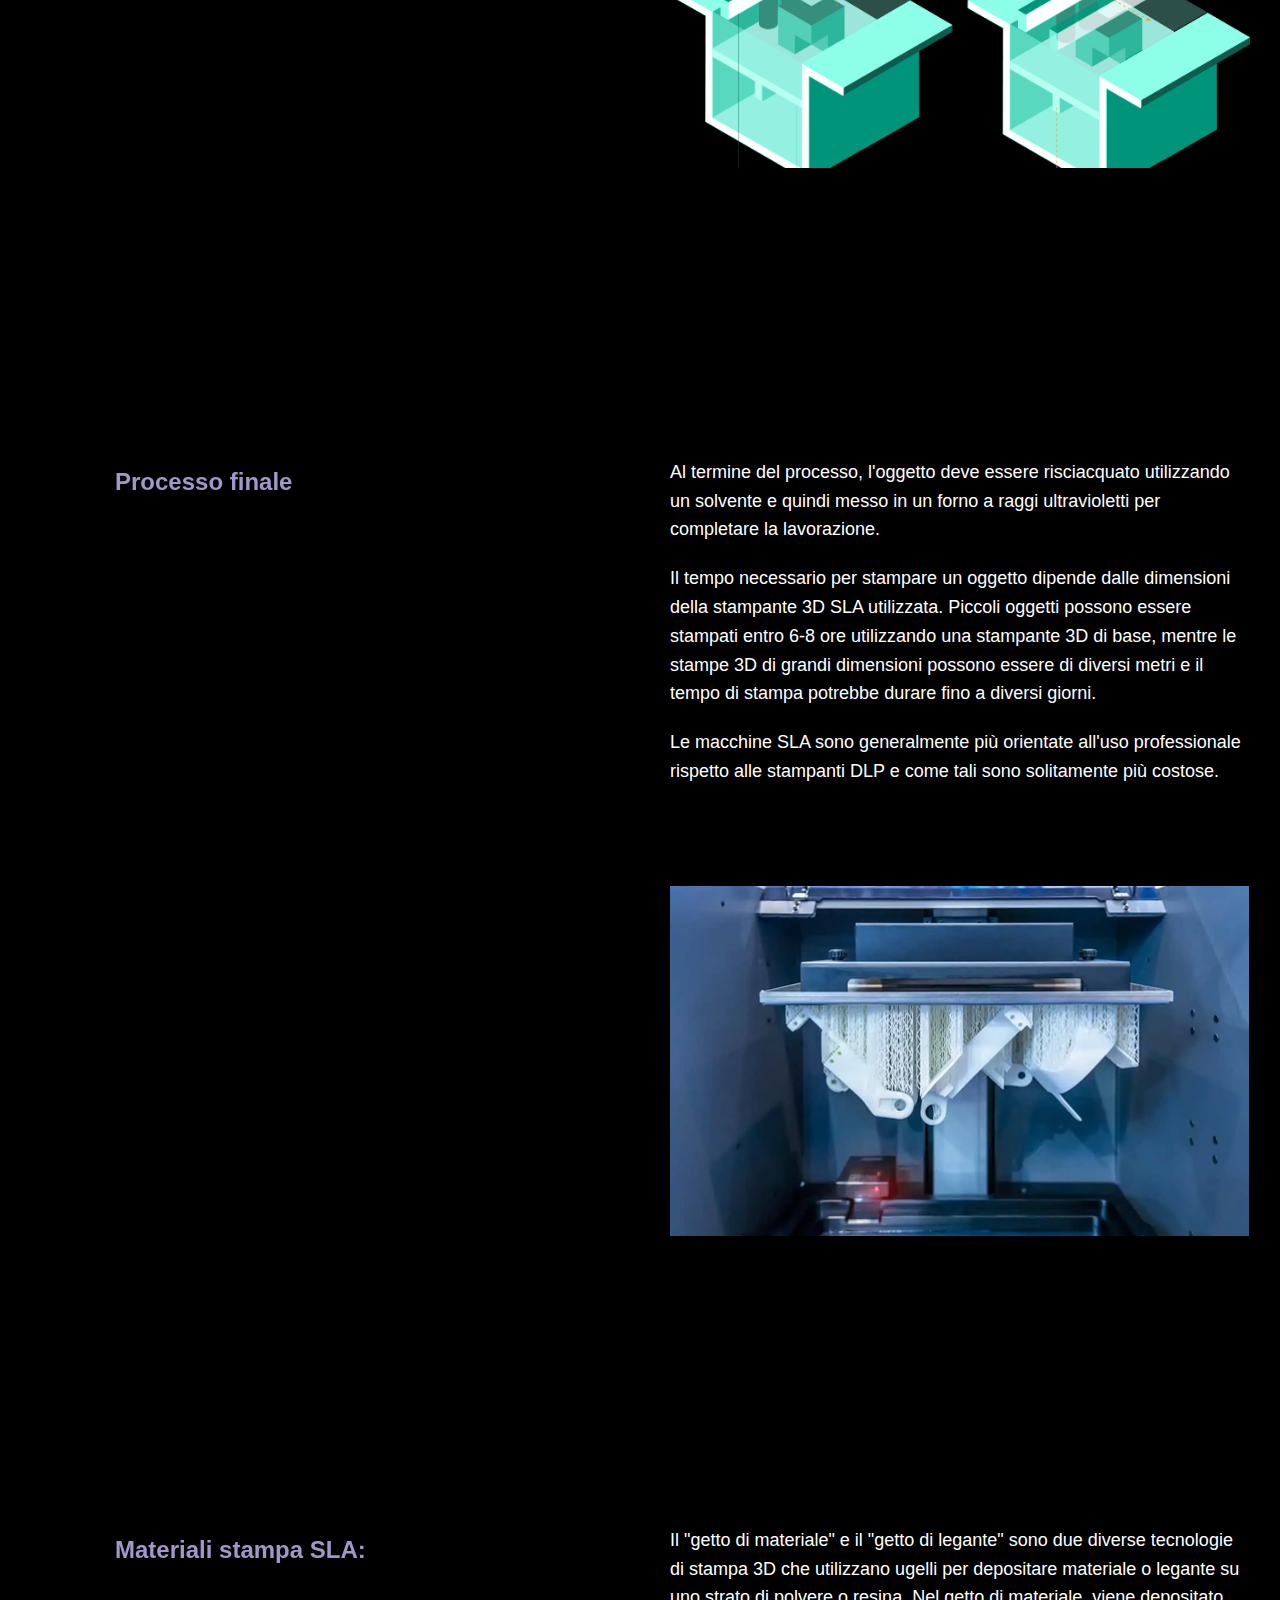
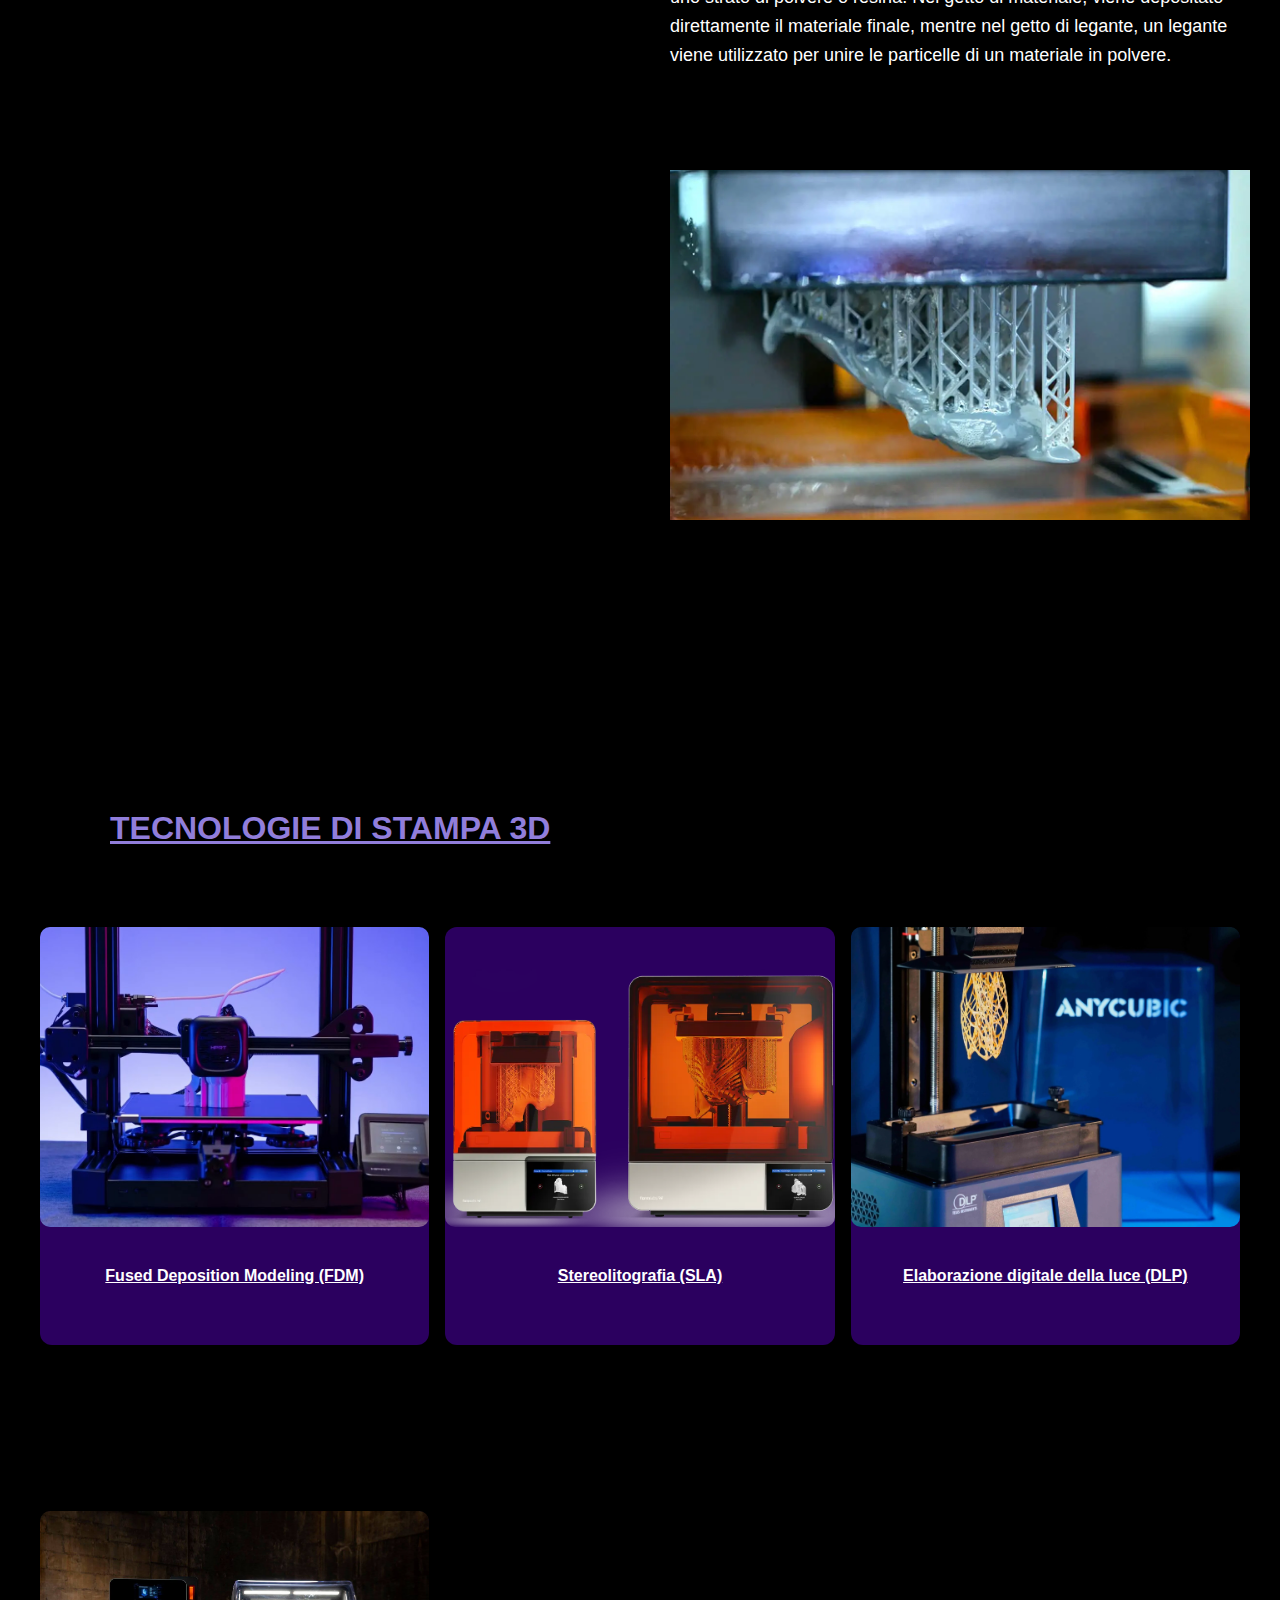
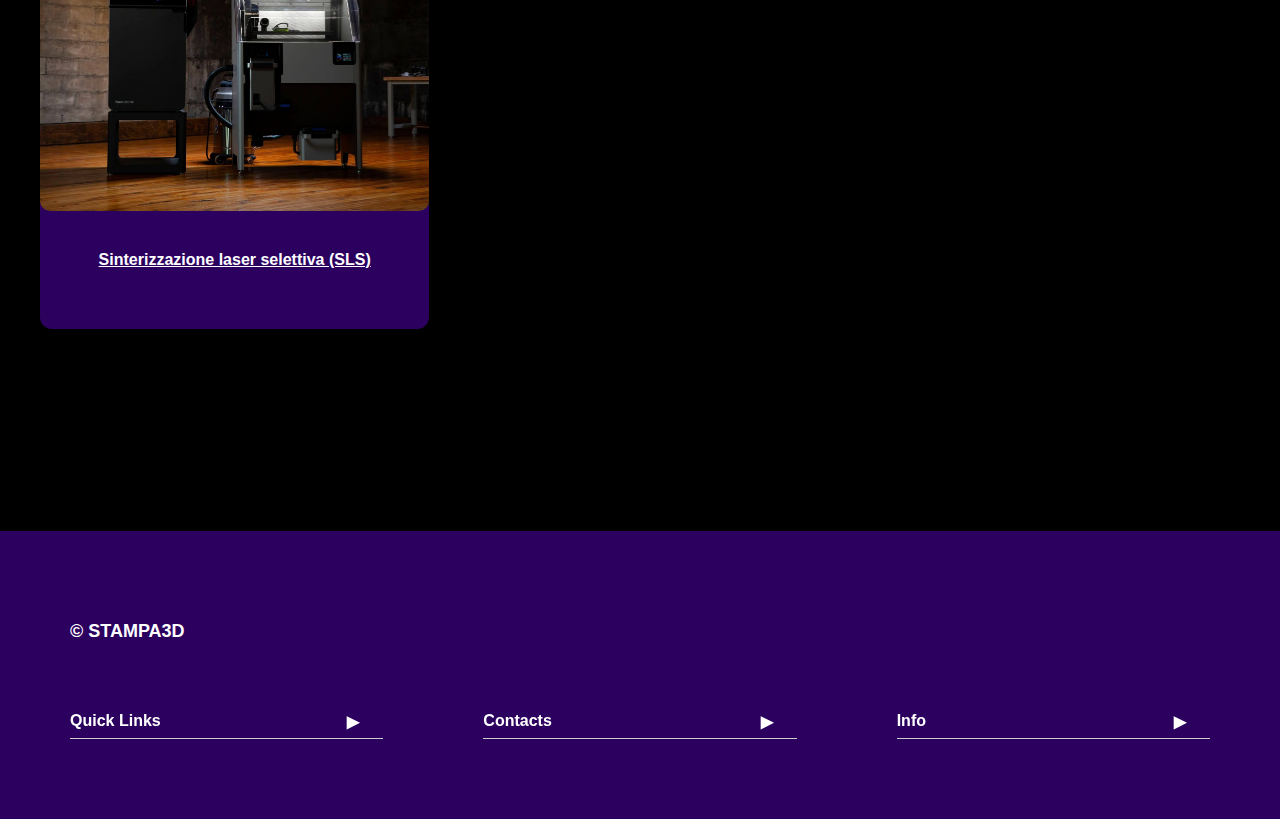
<file: tipologia2.html>
<!DOCTYPE html>
<html lang="en">
<head>
    <meta charset="UTF-8">
    <meta name="viewport" content="width=device-width, initial-scale=1.0">
    <title>Stampa 3D</title>
    <link rel="stylesheet" href="css/style.css">
</head>
<body>


  <section class="info-contenitore img5">
    <div class="testo-bar">
        <div class="nav-bar">
          <p>
            <a href="index.html" class="marchio-link">
                <img src="img/marchio.png" alt="" class="marchio">
                Stampa 3D
            </a>
        </p>
            <a href="informazioni.html">Informazioni</a>
            <a href="tipologie.html">Tecnologie</a>
            <a href="materiali.html">Materiali</a>
        </div>
        <div class="content">
            <h1>STEREOLITOGRAFIA (SLA)</h1>
        </div>
            

        </div>
        <div class="image">
            <img src="img/image5.webp" alt="" srcset="">
        </div>
    </section>
 

    <section class="contenitore">
        <div class="testo">
            <p>La tecnologia SLA è la prima tecnologia di stampa 3D al mondo, inventata da Chuck Hull nel 1986, che fondò la società 3D Systems per commercializzarla.</p>
        </div>
    </section>



    <section class="sticky">
        <div class="titolo-sticky">
          <h2>Stereolitografia (SLA)</h2>
        </div>
      
        <div class="contenuti-scrollabili">
            <p>Una stampante SLA utilizza degli specchi, noti come galvanometri o galvos, posizionati uno sull'asse X e l'altro sull'asse Y.</p>
            <p>I galvanometri puntano un raggio laser attraverso una vasca di resina, polimerizzando e solidificando selettivamente una sezione trasversale dell'oggetto all'interno di quest'area, e costruendolo strato dopo strato.</p>
            <p>La maggior parte delle stampanti SLA utilizza un laser a stato solido per polimerizzare gli strati. Lo svantaggio di usare un laser a punti è che può richiedere più tempo per tracciare la sezione trasversale di un oggetto rispetto invece alla tecnologia DLP. <br>
                Le parti stampate dalle stampanti 3D stereolitografiche di solito hanno superfici lisce, ma la loro qualità dipende dalla stampante SLA utilizzata.</p>
            <img src="img/image31.png" alt="">
          </div>
    </section>


    <section class="sticky">
        <div class="titolo-sticky">
          <h2>Processo finale</h2>
        </div>
      
        <div class="contenuti-scrollabili">
            <p>Al termine del processo, l'oggetto deve essere risciacquato utilizzando un solvente e quindi messo in un forno a raggi ultravioletti per completare la lavorazione.</p>
            <p>Il tempo necessario per stampare un oggetto dipende dalle dimensioni della stampante 3D SLA utilizzata. Piccoli oggetti possono essere stampati entro 6-8 ore utilizzando una stampante 3D di base, mentre le stampe 3D di grandi dimensioni possono essere di diversi metri e il tempo di stampa potrebbe durare fino a diversi giorni.</p>
            <p>Le macchine SLA sono generalmente più orientate all'uso professionale rispetto alle stampanti DLP e come tali sono solitamente più costose.</p>
            <img src="img/image32.png" alt="">
          </div>
    </section>

    <section class="sticky">
        <div class="titolo-sticky">
          <h2>Materiali stampa SLA:</h2>
        </div>
      
        <div class="contenuti-scrollabili">
            <p>Il "getto di materiale" e il "getto di legante" sono due diverse tecnologie di stampa 3D che utilizzano ugelli per depositare materiale o legante su uno strato di polvere o resina. Nel getto di materiale, viene depositato direttamente il materiale finale, mentre nel getto di legante, un legante viene utilizzato per unire le particelle di un materiale in polvere. </p>
            <img src="img/image33.png" alt="">
        </div>
    </section>



    
<section class="contenitore">
  <div class="titolo-card">
      <h1><a href="tipologie.html">TECNOLOGIE DI STAMPA 3D</a></h1>
     </div>
</section>
<section class="blocco-immagine">
  <div class="card">
    <a href="tipologia1.html">
      <img src="img/image4.jpg" alt="">
      <p>Fused Deposition Modeling (FDM)</p>
    </a>
  </div>

  <div class="card">
    <a href="tipologia2.html">
      <img src="img/image5.webp" alt="">
      <p>Stereolitografia (SLA)</p>
    </a>
  </div>

  <div class="card">
    <a href="tipologia3.html">
      <img src="img/image6.webp" alt="">
      <p>Elaborazione digitale della luce (DLP)</p>
    </a>
  </div>

  <div class="card">
    <a href="tipologia4.html">
      <img src="img/image7.jpg" alt="">
      <p>Sinterizzazione laser selettiva (SLS)</p>
    </a>
  </div>
</section>





<footer>
  <h4>© STAMPA3D</h4>

  <div class="footer-section-container">

    <section class="footer-section">
        <details>
          <summary>Quick Links <span class="arrow">&#9654;</span></summary>
          <ul>
            <li>Menù</li>
            <li>Stampanti</li>
            <li>Filamenti</li>
            <li>Material</li>
            <li>Accessori</li>
            <li>Supporto</li>
          </ul>
        </details>
    </section>

    <section class="footer-section">
        <details>
          <summary>Contacts <span class="arrow">&#9654;</span></summary>
          <ul>
            <li>Supporto</li>
            <li>Order Tracker</li>
            <li>FAQ</li>
            <li>Politica sulla riservatezza</li>
            <li>Cookie Settings</li>
            <li>Termini di servizio</li>
          </ul>
        </details>
    </section>

    <section class="footer-section">
        <details>
          <summary>Info <span class="arrow">&#9654;</span></summary>
          <ul>
            <li>Esplorare</li>
            <li>Sito ufficiale</li>
            <li>Corporate Sales</li>
            <li>Authorized Reseller</li>
            <li>Chi siamo</li>
            <li>Contattaci</li>
          </ul>
        </details>
    </section>

  </div>
</footer>

</body>
</html>
</file>
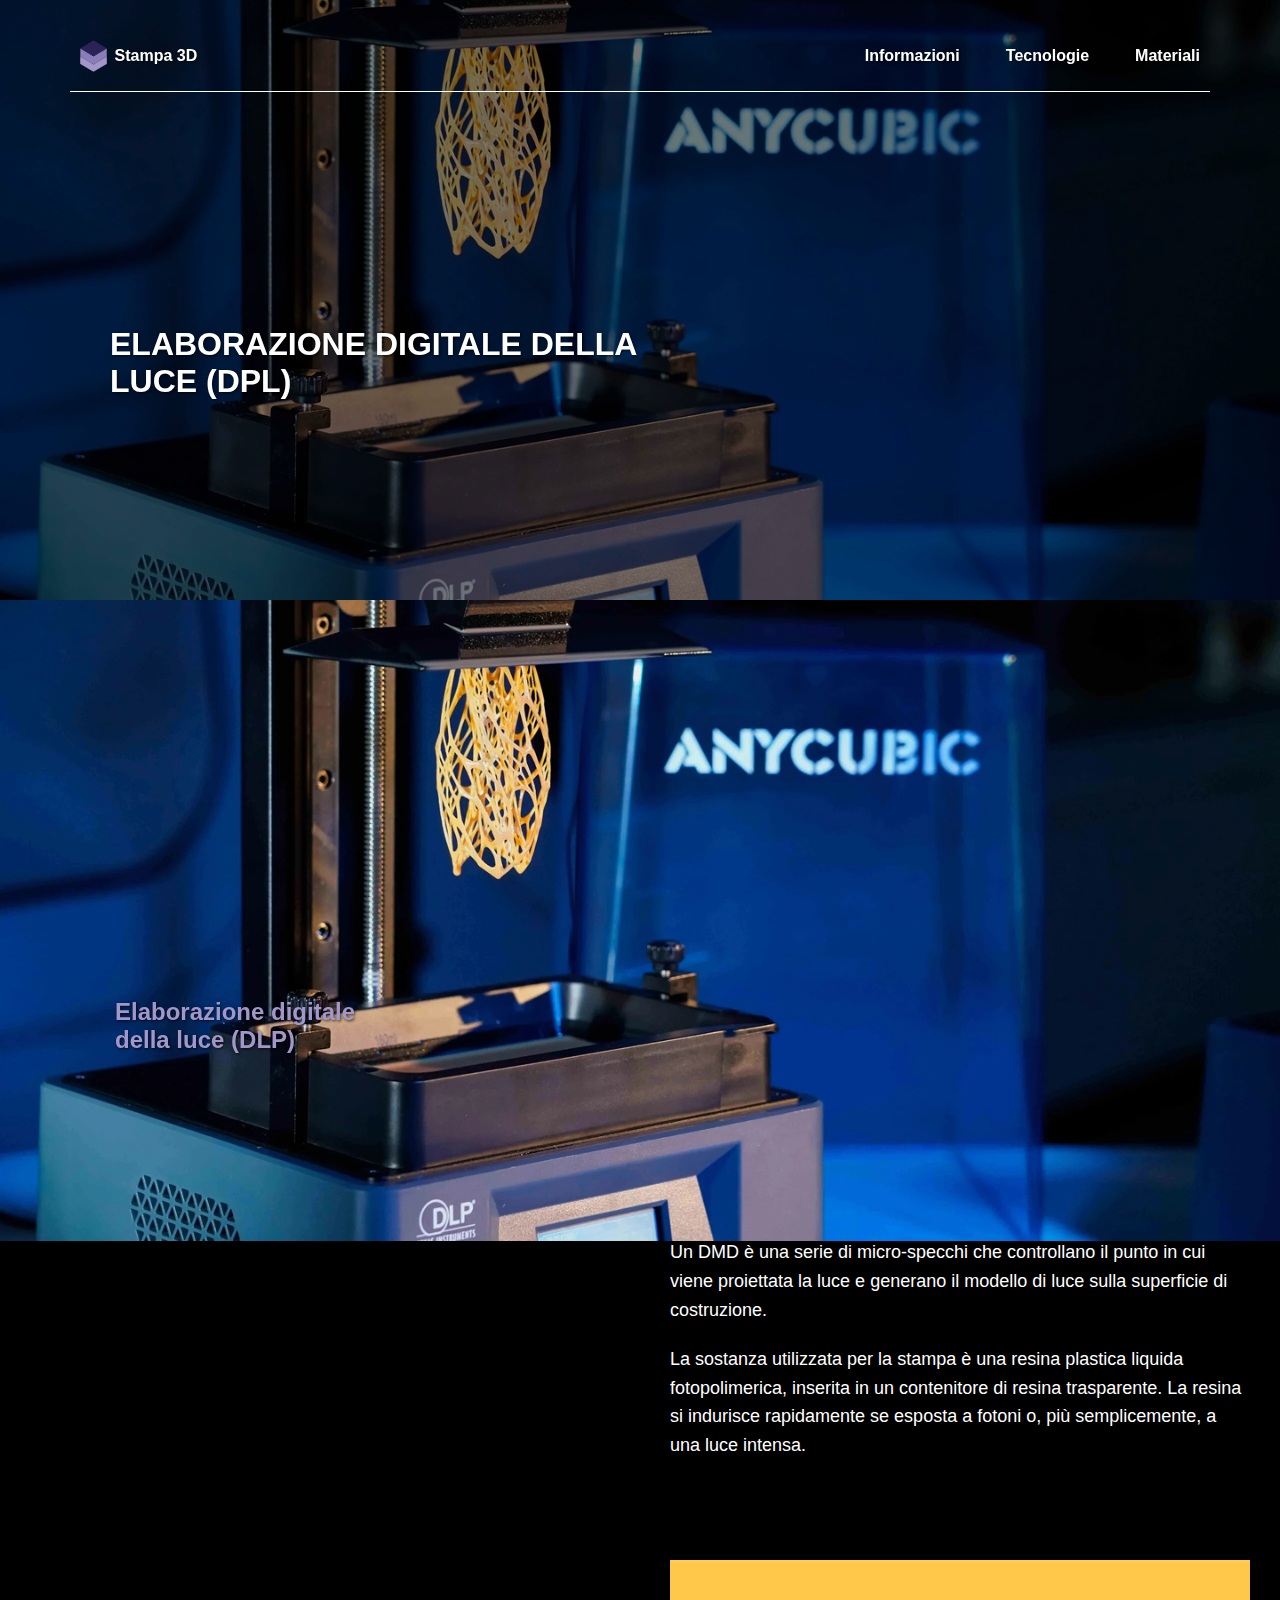
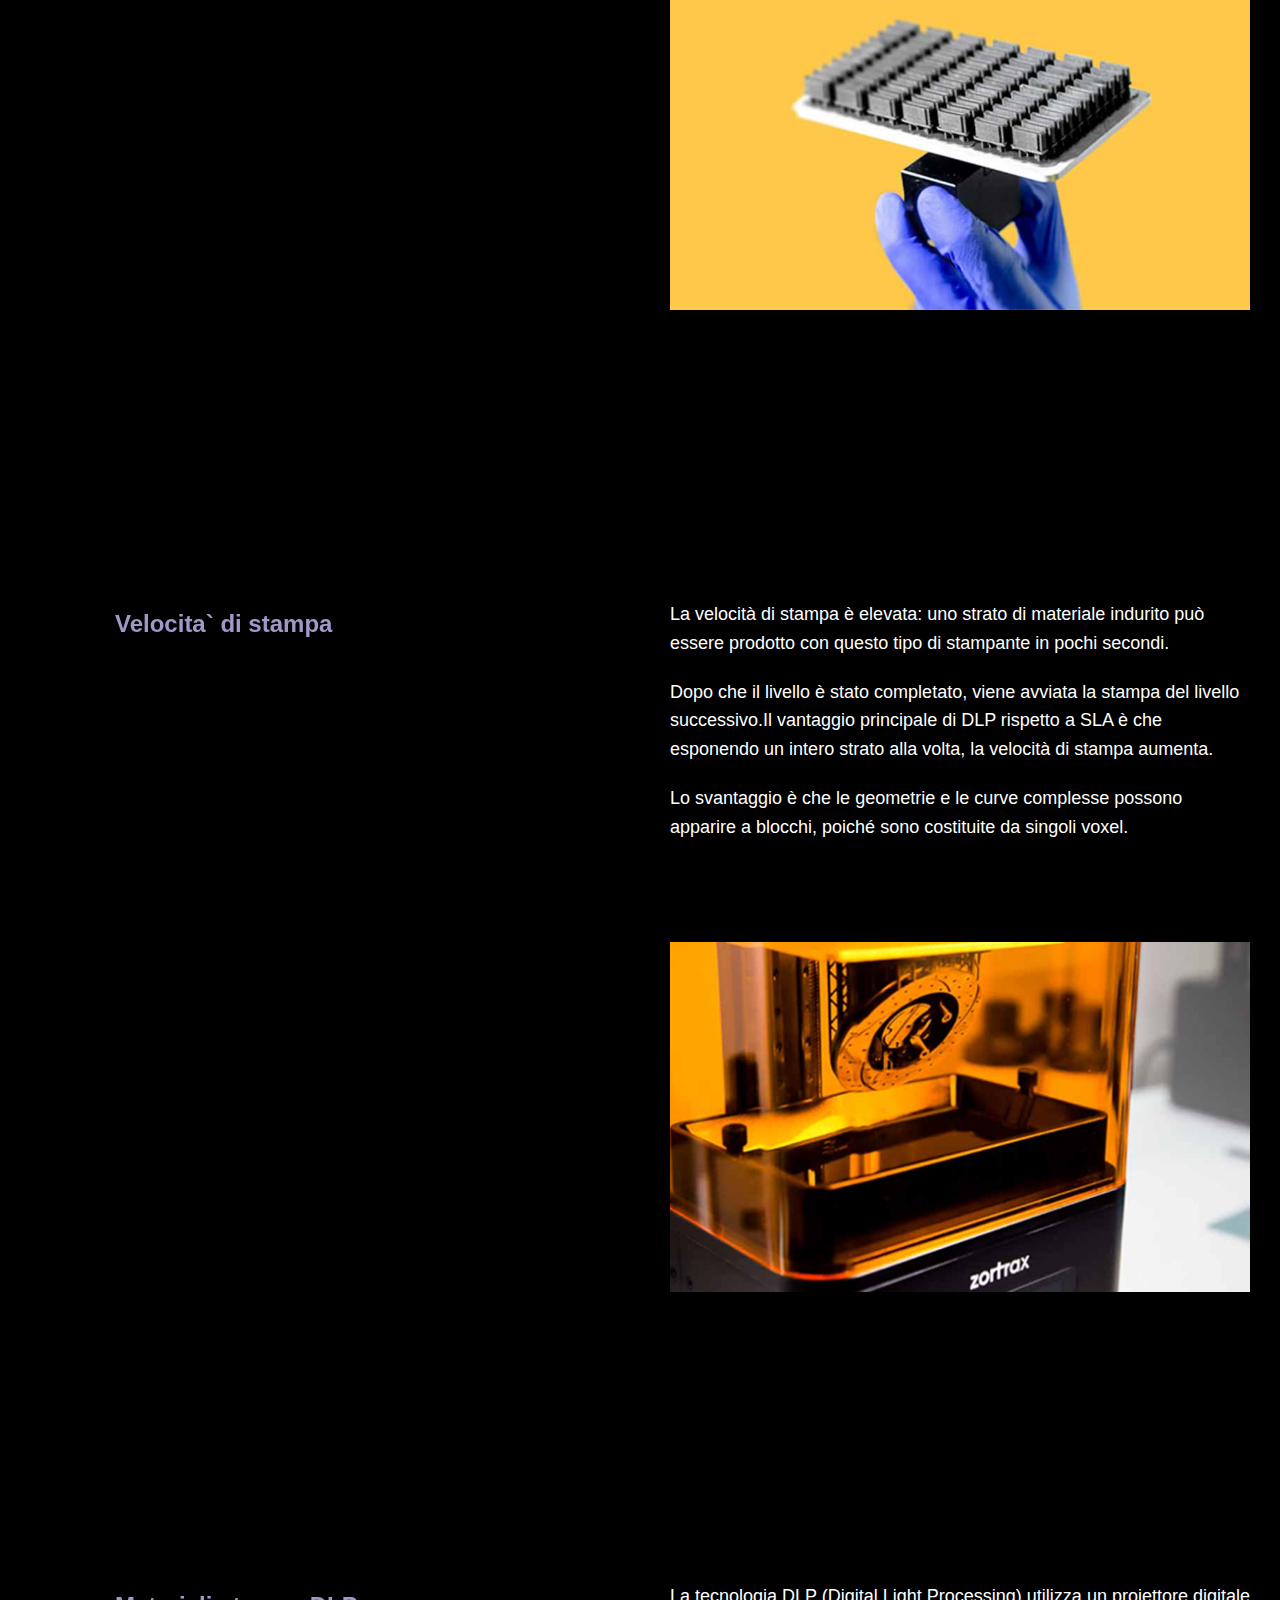
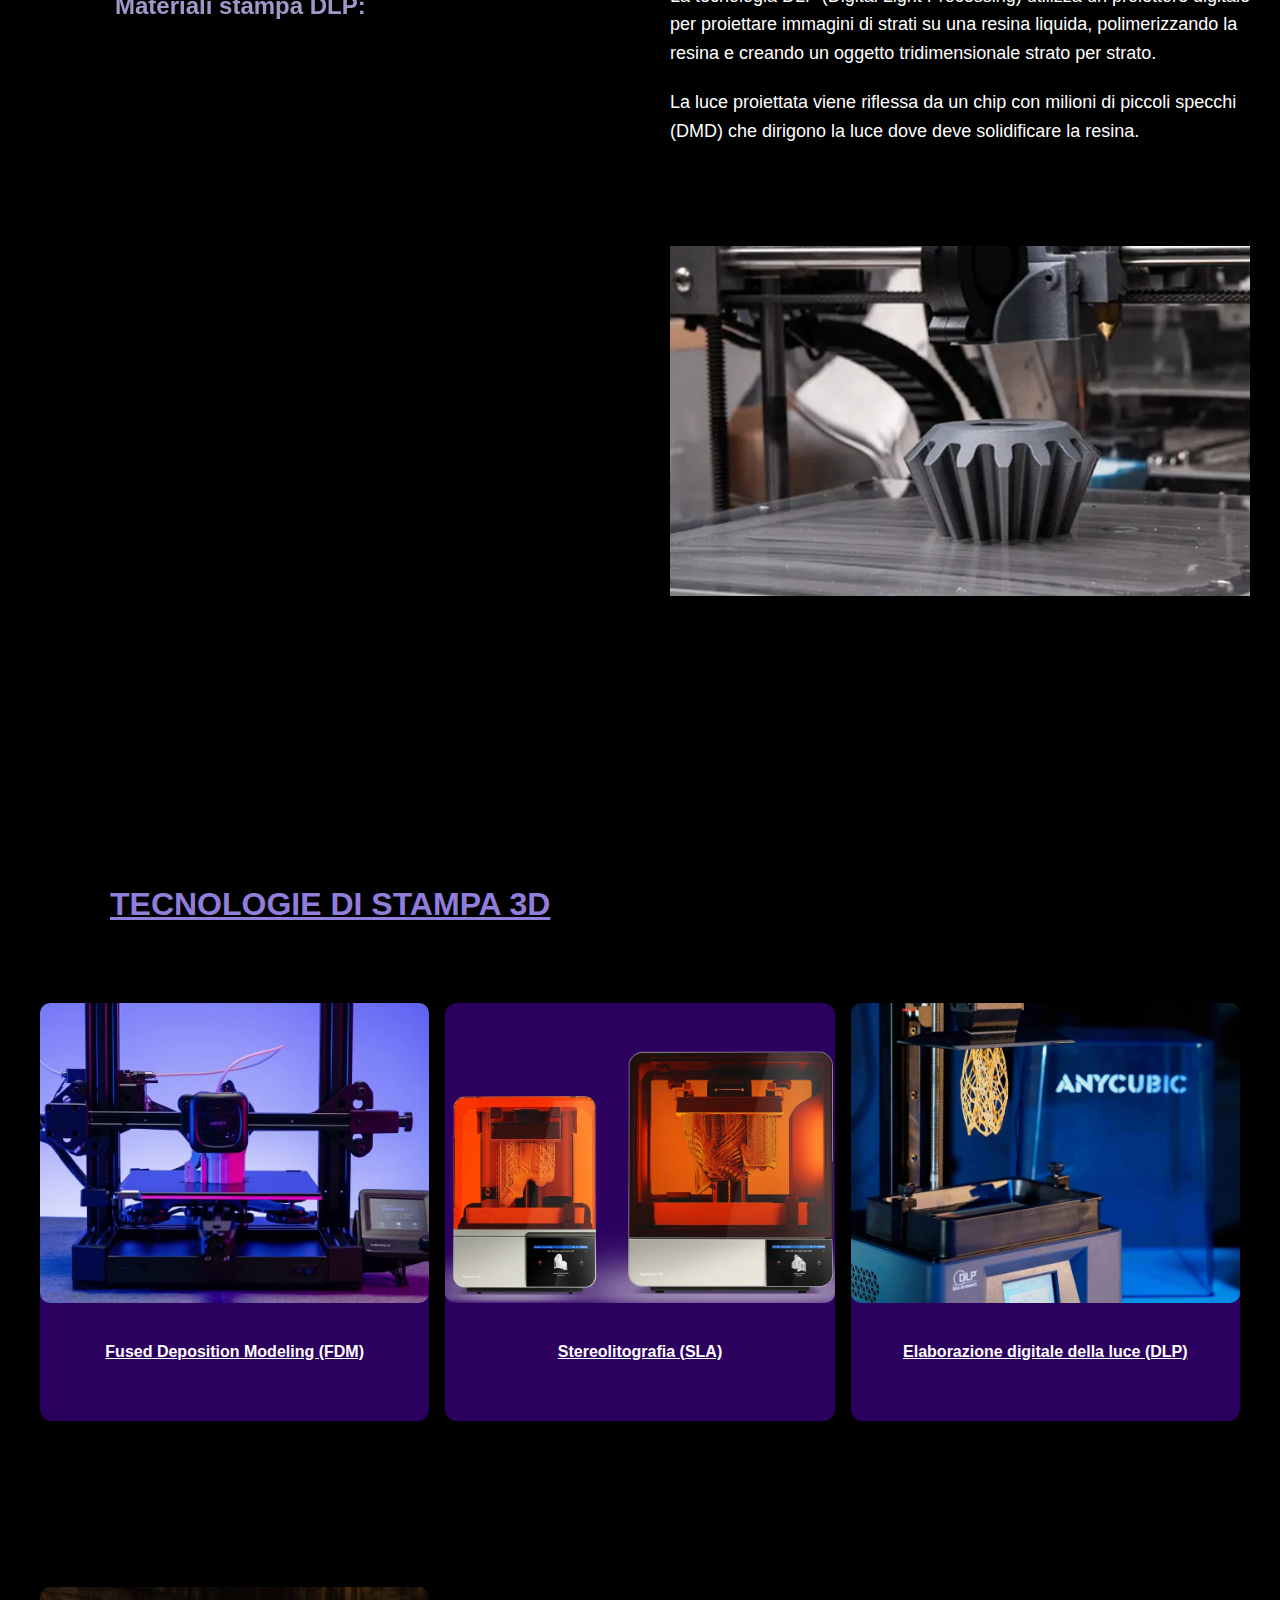
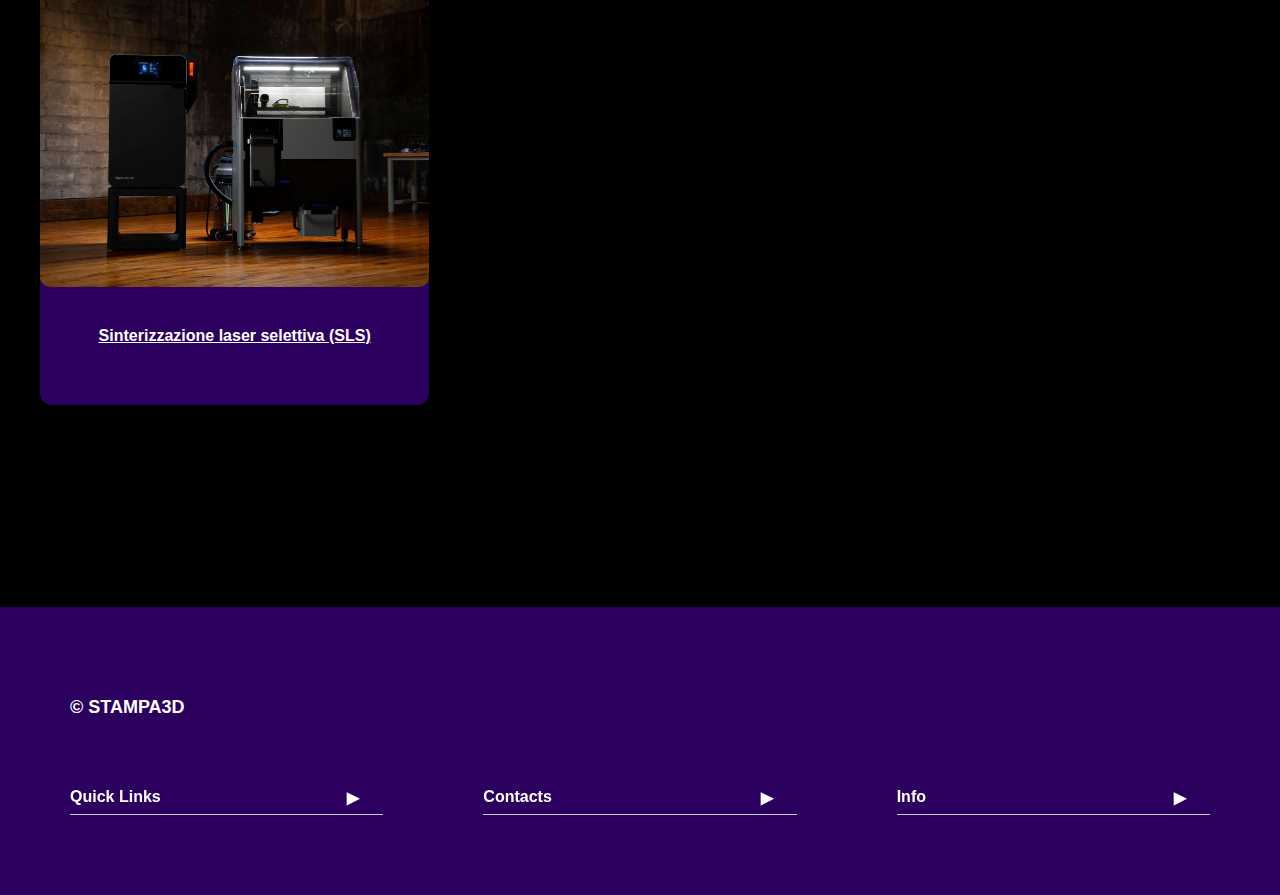
<file: tipologia3.html>
<!DOCTYPE html>
<html lang="en">
<head>
    <meta charset="UTF-8">
    <meta name="viewport" content="width=device-width, initial-scale=1.0">
    <title>Stampa 3D</title>
    <link rel="stylesheet" href="css/style.css">
</head>
<body>

  <section class="info-contenitore img6">
    <div class="testo-bar">
        <div class="nav-bar">
          <p>
            <a href="index.html" class="marchio-link">
                <img src="img/marchio.png" alt="" class="marchio">
                Stampa 3D
            </a>
        </p>
            <a href="informazioni.html">Informazioni</a>
            <a href="tipologie.html">Tecnologie</a>
            <a href="materiali.html">Materiali</a>
        </div>
        <div class="content">
            <h1>ELABORAZIONE DIGITALE DELLA LUCE (DPL)</h1>
        </div>
            

        </div>
        <div class="image">
            <img src="img/image34.png" alt="" srcset="">
        </div>
    </section>



    <section class="contenitore">
        <div class="testo">
            <p>DLP è un altro processo di stampa 3D molto simile alla stereolitografia. La tecnologia DLP è stata realizzata nel 1987 da Larry Hornbeck di Texas Instruments ed è diventata famosa per il suo utilizzo nella produzione di proiettori.</p>
        </div>
    </section>



    <section class="sticky">
        <div class="titolo-sticky">
          <h2>Elaborazione digitale della luce (DLP)</h2>
        </div>
      
        <div class="contenuti-scrollabili">
            <p>DLP usa come fonte di luce un proiettore. Poiché il proiettore è uno schermo digitale, l'immagine di ogni strato è composta da pixel quadrati, e lo strato è formato da piccoli blocchi rettangolari chiamati voxel (pixel volumetrici).</p>
            <p>La luce viene proiettata sulla resina utilizzando schermi a diodi a emissione di luce (LED) o una sorgente di luce UV (lampada) che viene diretta alla superficie di costruzione da un dispositivo DMD (Digital Micromirror Device). <br>
                Un DMD è una serie di micro-specchi che controllano il punto in cui viene proiettata la luce e generano il modello di luce sulla superficie di costruzione.
                </p>
            <p>La sostanza utilizzata per la stampa è una resina plastica liquida fotopolimerica, inserita in un contenitore di resina trasparente. La resina si indurisce rapidamente se esposta a fotoni o, più semplicemente, a una luce intensa.</p>
            <img src="img/image35.jpg" alt="">
          </div>
    </section>


    <section class="sticky">
        <div class="titolo-sticky">
          <h2>Velocita` di stampa</h2>
        </div>
      
        <div class="contenuti-scrollabili">
            <p>La velocità di stampa è elevata: uno strato di materiale indurito può essere prodotto con questo tipo di stampante in pochi secondi. </p>
            <p>Dopo che il livello è stato completato, viene avviata la stampa del livello successivo.Il vantaggio principale di DLP rispetto a SLA è che esponendo un intero strato alla volta, la velocità di stampa aumenta. </p>
            <p>Lo svantaggio è che le geometrie e le curve complesse possono apparire a blocchi, poiché sono costituite da singoli voxel.</p>
            <img src="img/image36.png" alt="">
        </div>
    </section>


    <section class="sticky">
        <div class="titolo-sticky">
          <h2>Materiali stampa DLP:</h2>
        </div>
      
        <div class="contenuti-scrollabili">
            <p>La tecnologia DLP (Digital Light Processing) utilizza un proiettore digitale per proiettare immagini di strati su una resina liquida, polimerizzando la resina e creando un oggetto tridimensionale strato per strato. </p>
            <p>La luce proiettata viene riflessa da un chip con milioni di piccoli specchi (DMD) che dirigono la luce dove deve solidificare la resina. </p>
            <img src="img/image37.png" alt="">
        </div>
    </section>





    
<section class="contenitore">
  <div class="titolo-card">
      <h1><a href="tipologie.html">TECNOLOGIE DI STAMPA 3D</a></h1>
     </div>
</section>

<section class="blocco-immagine">
    <div class="card">
      <a href="tipologia1.html">
        <img src="img/image4.jpg" alt="">
        <p>Fused Deposition Modeling (FDM)</p>
      </a>
    </div>
  
    <div class="card">
      <a href="tipologia2.html">
        <img src="img/image5.webp" alt="">
        <p>Stereolitografia (SLA)</p>
      </a>
    </div>
  
    <div class="card">
      <a href="tipologia3.html">
        <img src="img/image6.webp" alt="">
        <p>Elaborazione digitale della luce (DLP)</p>
      </a>
    </div>
  
    <div class="card">
      <a href="tipologia4.html">
        <img src="img/image7.jpg" alt="">
        <p>Sinterizzazione laser selettiva (SLS)</p>
      </a>
    </div>
  </section>






  <footer>
    <h4>© STAMPA3D</h4>
  
    <div class="footer-section-container">
  
      <section class="footer-section">
          <details>
            <summary>Quick Links <span class="arrow">&#9654;</span></summary>
            <ul>
              <li>Menù</li>
              <li>Stampanti</li>
              <li>Filamenti</li>
              <li>Material</li>
              <li>Accessori</li>
              <li>Supporto</li>
            </ul>
          </details>
      </section>
  
      <section class="footer-section">
          <details>
            <summary>Contacts <span class="arrow">&#9654;</span></summary>
            <ul>
              <li>Supporto</li>
              <li>Order Tracker</li>
              <li>FAQ</li>
              <li>Politica sulla riservatezza</li>
              <li>Cookie Settings</li>
              <li>Termini di servizio</li>
            </ul>
          </details>
      </section>
  
      <section class="footer-section">
          <details>
            <summary>Info <span class="arrow">&#9654;</span></summary>
            <ul>
              <li>Esplorare</li>
              <li>Sito ufficiale</li>
              <li>Corporate Sales</li>
              <li>Authorized Reseller</li>
              <li>Chi siamo</li>
              <li>Contattaci</li>
            </ul>
          </details>
      </section>
  
    </div>
  </footer>


</body>
</html>
</file>
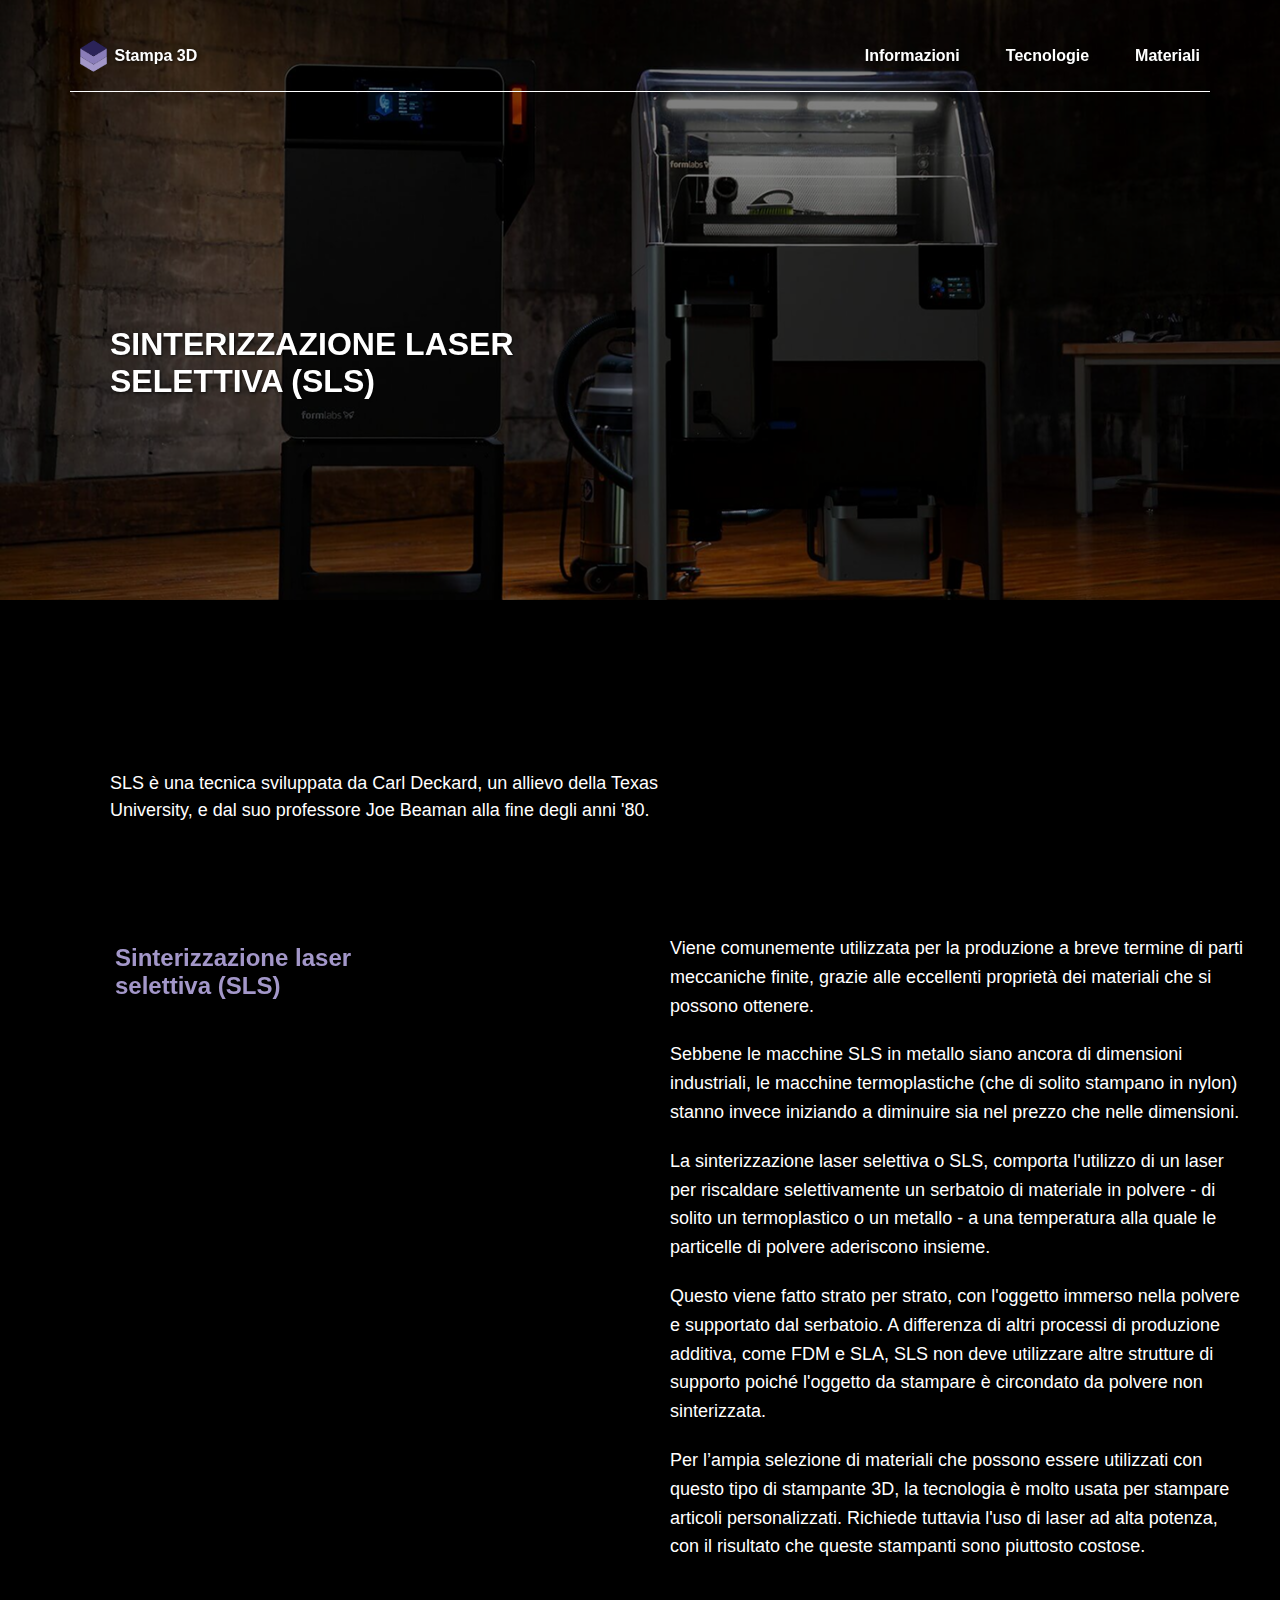
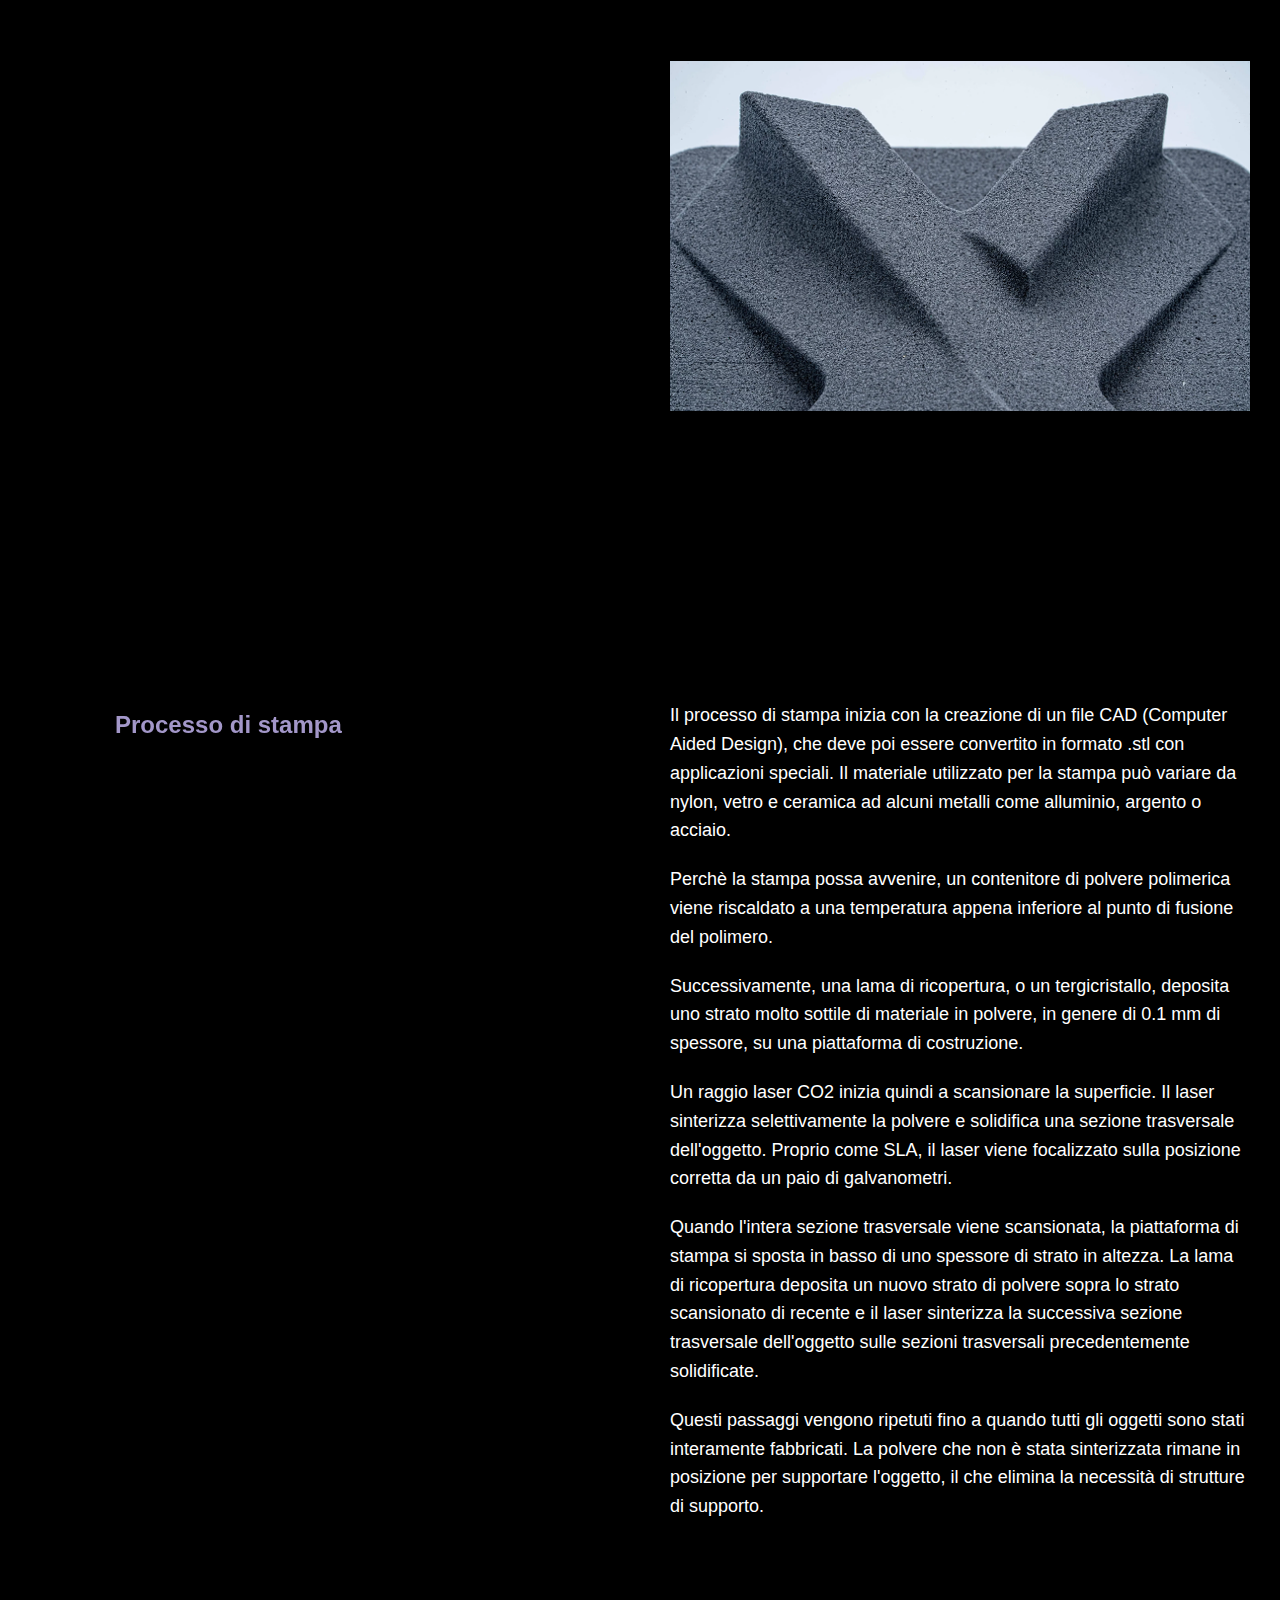
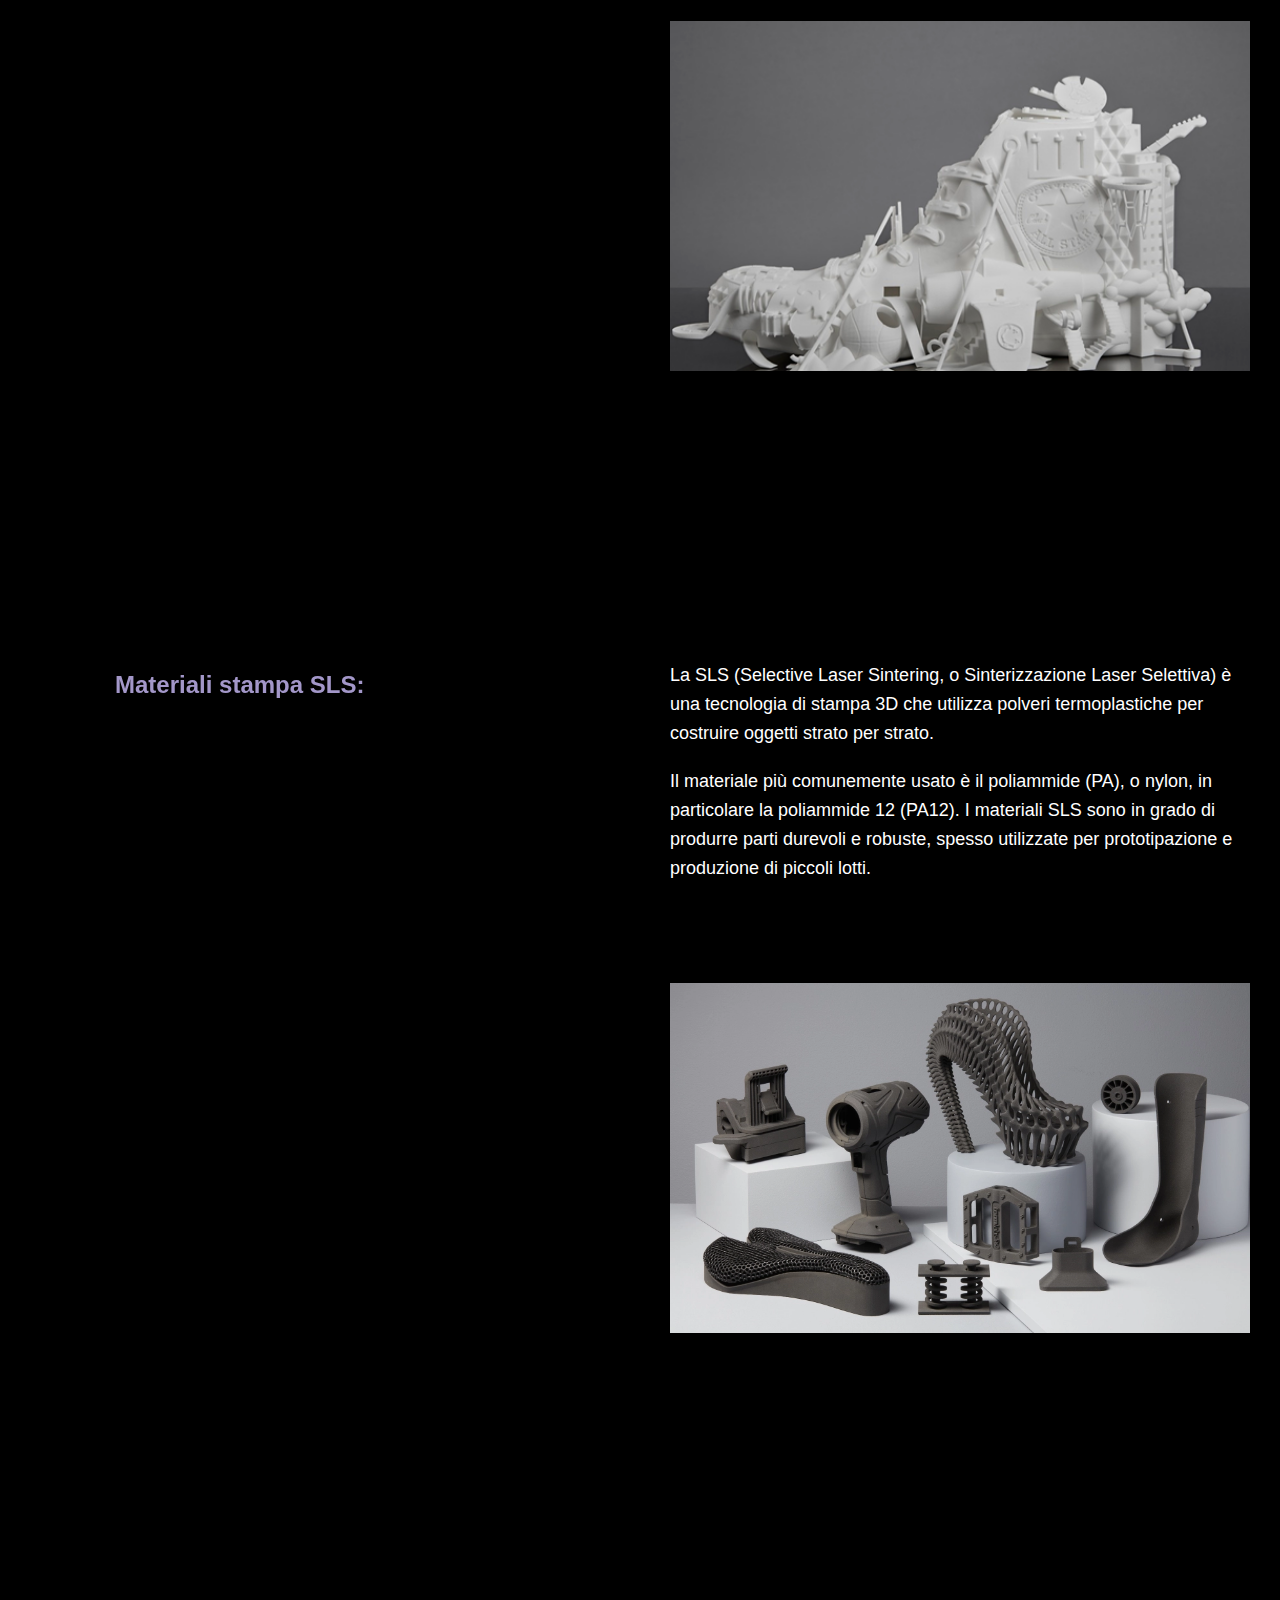
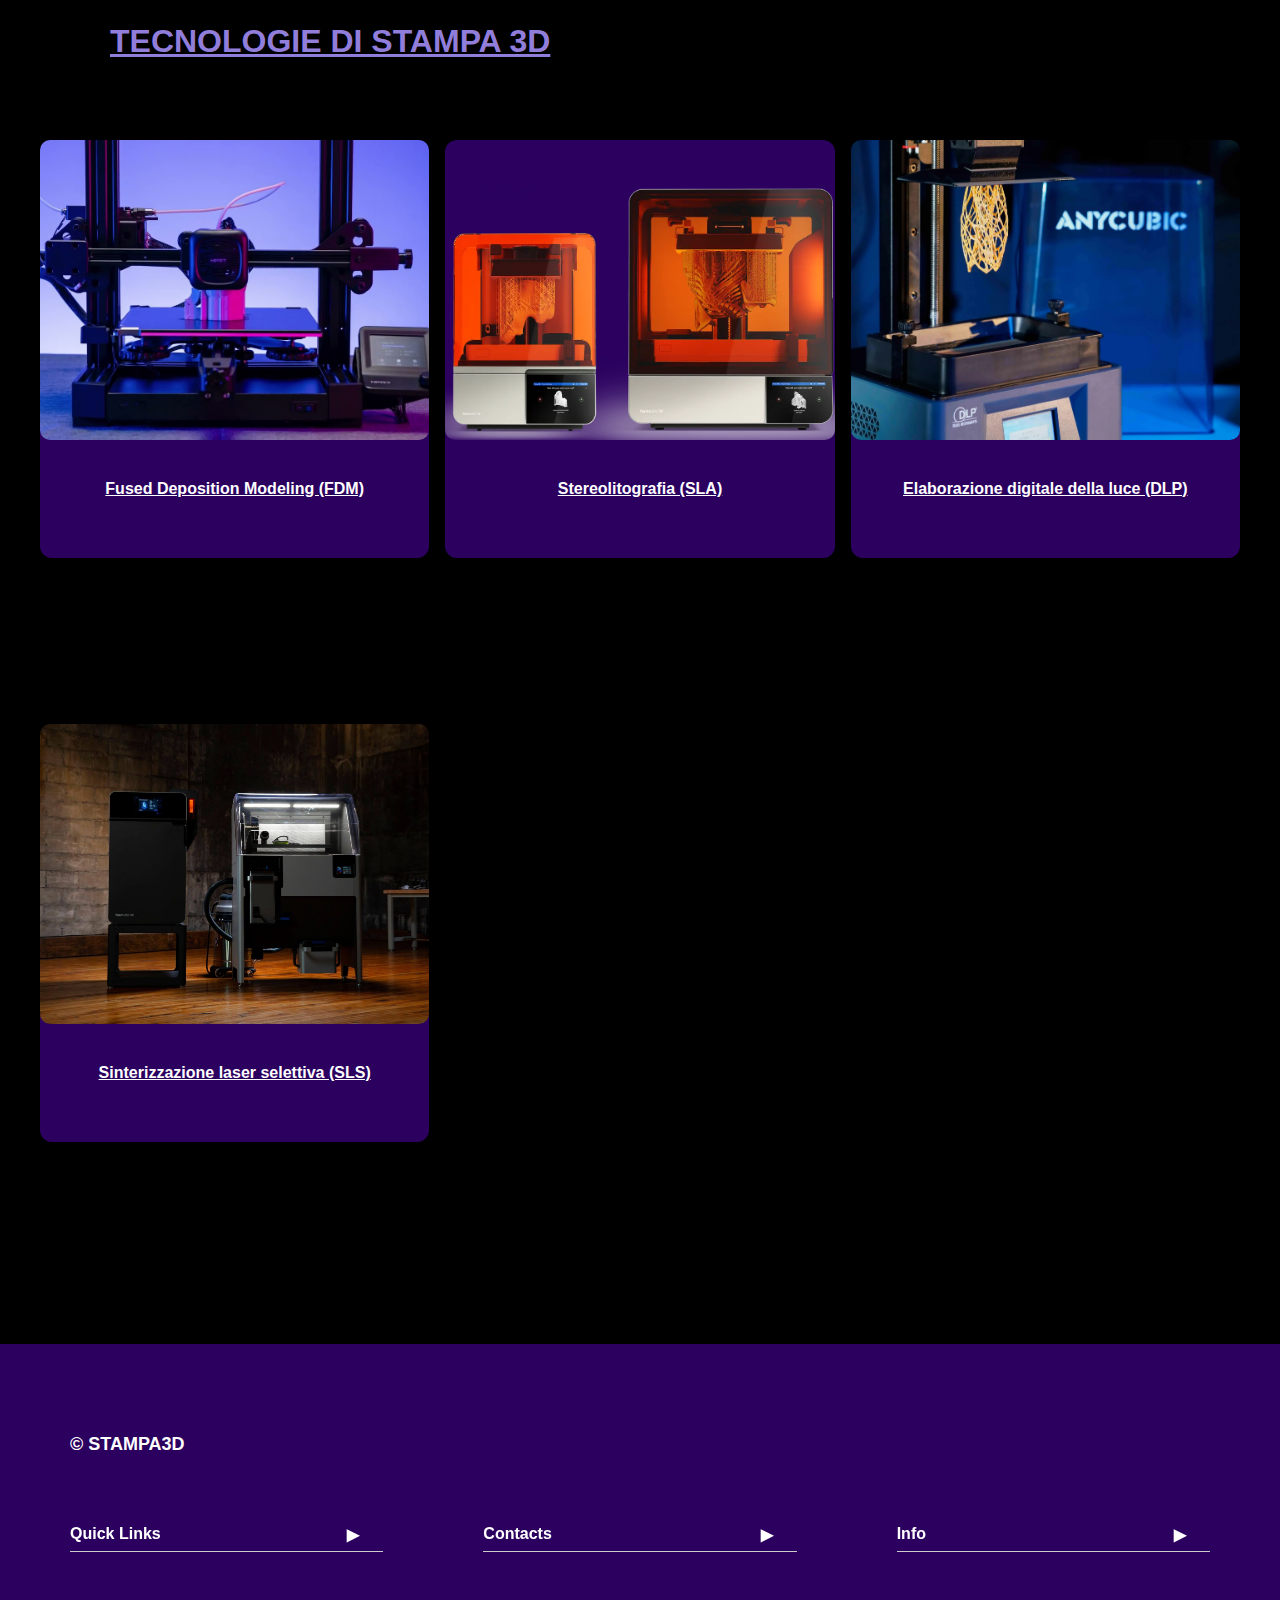
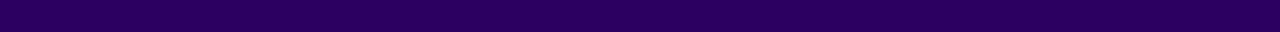
<file: tipologia4.html>
<!DOCTYPE html>
<html lang="en">
<head>
    <meta charset="UTF-8">
    <meta name="viewport" content="width=device-width, initial-scale=1.0">
    <title>Stampa 3D</title>
    <link rel="stylesheet" href="css/style.css">
</head>
<body>

  <section class="info-contenitore img7">
    <div class="testo-bar">
        <div class="nav-bar">
          <p>
            <a href="index.html" class="marchio-link">
                <img src="img/marchio.png" alt="" class="marchio">
                Stampa 3D
            </a>
        </p>
            <a href="informazioni.html">Informazioni</a>
            <a href="tipologie.html">Tecnologie</a>
            <a href="materiali.html">Materiali</a>
        </div>
        <div class="content">
            <h1>SINTERIZZAZIONE  LASER SELETTIVA (SLS)</h1>
        </div>
        </div>
        <div class="image-contenitore">
            <img src="img/image38.png" alt="" srcset="">
        </div>
    </section>

    <section class="contenitore">
        <div class="testo">
            <p>SLS è una tecnica sviluppata da Carl Deckard, un allievo della Texas University, e dal suo professore Joe Beaman alla fine degli anni '80. </p>
        </div>
    </section>


    <section class="sticky">
        <div class="titolo-sticky">
          <h2>Sinterizzazione laser selettiva (SLS)</h2>
        </div>
      
        <div class="contenuti-scrollabili">
            <p>Viene comunemente utilizzata per la produzione a breve termine di parti meccaniche finite, grazie alle eccellenti proprietà dei materiali che si possono ottenere.</p>
            <p>Sebbene le macchine SLS in metallo siano ancora di dimensioni industriali, le macchine termoplastiche (che di solito stampano in nylon) stanno invece iniziando a diminuire sia nel prezzo che nelle dimensioni.</p>
            <p>La sinterizzazione laser selettiva o SLS, comporta l'utilizzo di un laser per riscaldare selettivamente un serbatoio di materiale in polvere - di solito un termoplastico o un metallo - a una temperatura alla quale le particelle di polvere aderiscono insieme. </p>
            <p>Questo viene fatto strato per strato, con l'oggetto immerso nella polvere e supportato dal serbatoio.
                A differenza di altri processi di produzione additiva, come FDM e SLA, SLS non deve utilizzare altre strutture di supporto poiché l'oggetto da stampare è circondato da polvere non sinterizzata.</p>
            <p>Per l’ampia selezione di materiali che possono essere utilizzati con questo tipo di stampante 3D, la tecnologia è molto usata per stampare articoli personalizzati. Richiede tuttavia l'uso di laser ad alta potenza, con il risultato che queste stampanti sono piuttosto costose.</p>
            <img src="img/image39.png" alt="">
          </div>
    </section>


    <section class="sticky">
        <div class="titolo-sticky">
          <h2>Processo di stampa</h2>
        </div>
      
        <div class="contenuti-scrollabili">
            <p>Il processo di stampa inizia con la creazione di un file CAD (Computer Aided Design), che deve poi essere convertito in formato .stl con applicazioni speciali. Il materiale utilizzato per la stampa può variare da nylon, vetro e ceramica ad alcuni metalli come alluminio, argento o acciaio.</p>
            <p>Perchè la stampa possa avvenire, un contenitore di polvere polimerica viene riscaldato a una temperatura appena inferiore al punto di fusione del polimero. </p>
            <p>Successivamente, una lama di ricopertura, o un tergicristallo, deposita uno strato molto sottile di materiale in polvere, in genere di 0.1 mm di spessore, su una piattaforma di costruzione.
            </p>
            <p>Un raggio laser CO2 inizia quindi a scansionare la superficie. Il laser sinterizza selettivamente la polvere e solidifica una sezione trasversale dell'oggetto. Proprio come SLA, il laser viene focalizzato sulla posizione corretta da un paio di galvanometri.</p>
            <p>Quando l'intera sezione trasversale viene scansionata, la piattaforma di stampa si sposta in basso di uno spessore di strato in altezza. La lama di ricopertura deposita un nuovo strato di polvere sopra lo strato scansionato di recente e il laser sinterizza la successiva sezione trasversale dell'oggetto sulle sezioni trasversali precedentemente solidificate.</p>
            <p>Questi passaggi vengono ripetuti fino a quando tutti gli oggetti sono stati interamente fabbricati. La polvere che non è stata sinterizzata rimane in posizione per supportare l'oggetto, il che elimina la necessità di strutture di supporto.</p>
            <img src="img/image40.png" alt="">
        </div>
    </section>


    <section class="sticky">
        <div class="titolo-sticky">
          <h2>Materiali stampa SLS:</h2>
        </div>
      
        <div class="contenuti-scrollabili">
            <p>La SLS (Selective Laser Sintering, o Sinterizzazione Laser Selettiva) è una tecnologia di stampa 3D che utilizza polveri termoplastiche per costruire oggetti strato per strato. </p>
            <p>Il materiale più comunemente usato è il poliammide (PA), o nylon, in particolare la poliammide 12 (PA12). I materiali SLS sono in grado di produrre parti durevoli e robuste, spesso utilizzate per prototipazione e produzione di piccoli lotti. </p>
            <img src="img/image41.webp" alt="">
        </div>
    </section>






    
<section class="contenitore">
  <div class="titolo-card">
      <h1><a href="tipologie.html">TECNOLOGIE DI STAMPA 3D</a></h1>
     </div>
</section>

<section class="blocco-immagine">
  <div class="card">
    <a href="tipologia1.html">
      <img src="img/image4.jpg" alt="">
      <p>Fused Deposition Modeling (FDM)</p>
    </a>
  </div>

  <div class="card">
    <a href="tipologia2.html">
      <img src="img/image5.webp" alt="">
      <p>Stereolitografia (SLA)</p>
    </a>
  </div>

  <div class="card">
    <a href="tipologia3.html">
      <img src="img/image6.webp" alt="">
      <p>Elaborazione digitale della luce (DLP)</p>
    </a>
  </div>

  <div class="card">
    <a href="tipologia4.html">
      <img src="img/image7.jpg" alt="">
      <p>Sinterizzazione laser selettiva (SLS)</p>
    </a>
  </div>
</section>






<footer>
  <h4>© STAMPA3D</h4>

  <div class="footer-section-container">

    <section class="footer-section">
        <details>
          <summary>Quick Links <span class="arrow">&#9654;</span></summary>
          <ul>
            <li>Menù</li>
            <li>Stampanti</li>
            <li>Filamenti</li>
            <li>Material</li>
            <li>Accessori</li>
            <li>Supporto</li>
          </ul>
        </details>
    </section>

    <section class="footer-section">
        <details>
          <summary>Contacts <span class="arrow">&#9654;</span></summary>
          <ul>
            <li>Supporto</li>
            <li>Order Tracker</li>
            <li>FAQ</li>
            <li>Politica sulla riservatezza</li>
            <li>Cookie Settings</li>
            <li>Termini di servizio</li>
          </ul>
        </details>
    </section>

    <section class="footer-section">
        <details>
          <summary>Info <span class="arrow">&#9654;</span></summary>
          <ul>
            <li>Esplorare</li>
            <li>Sito ufficiale</li>
            <li>Corporate Sales</li>
            <li>Authorized Reseller</li>
            <li>Chi siamo</li>
            <li>Contattaci</li>
          </ul>
        </details>
    </section>

  </div>
</footer>


</body>
</html>
</file>
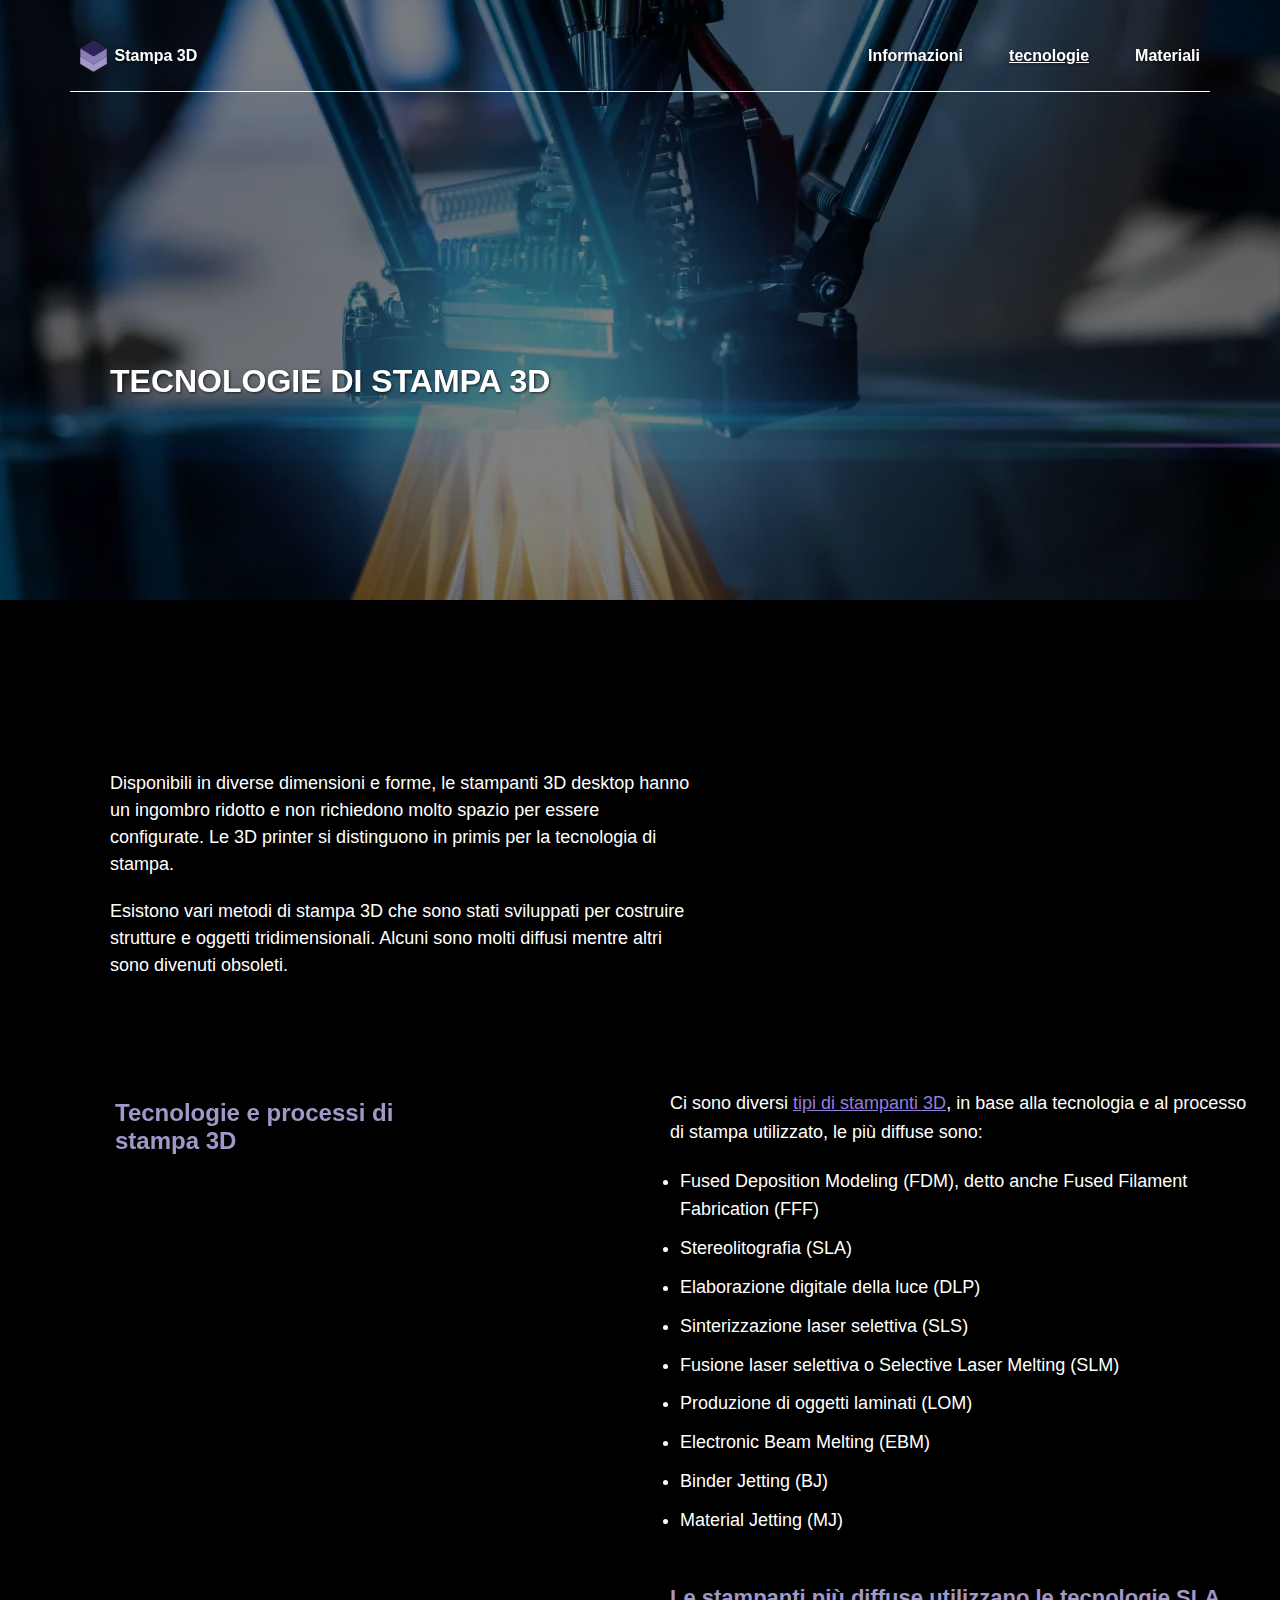
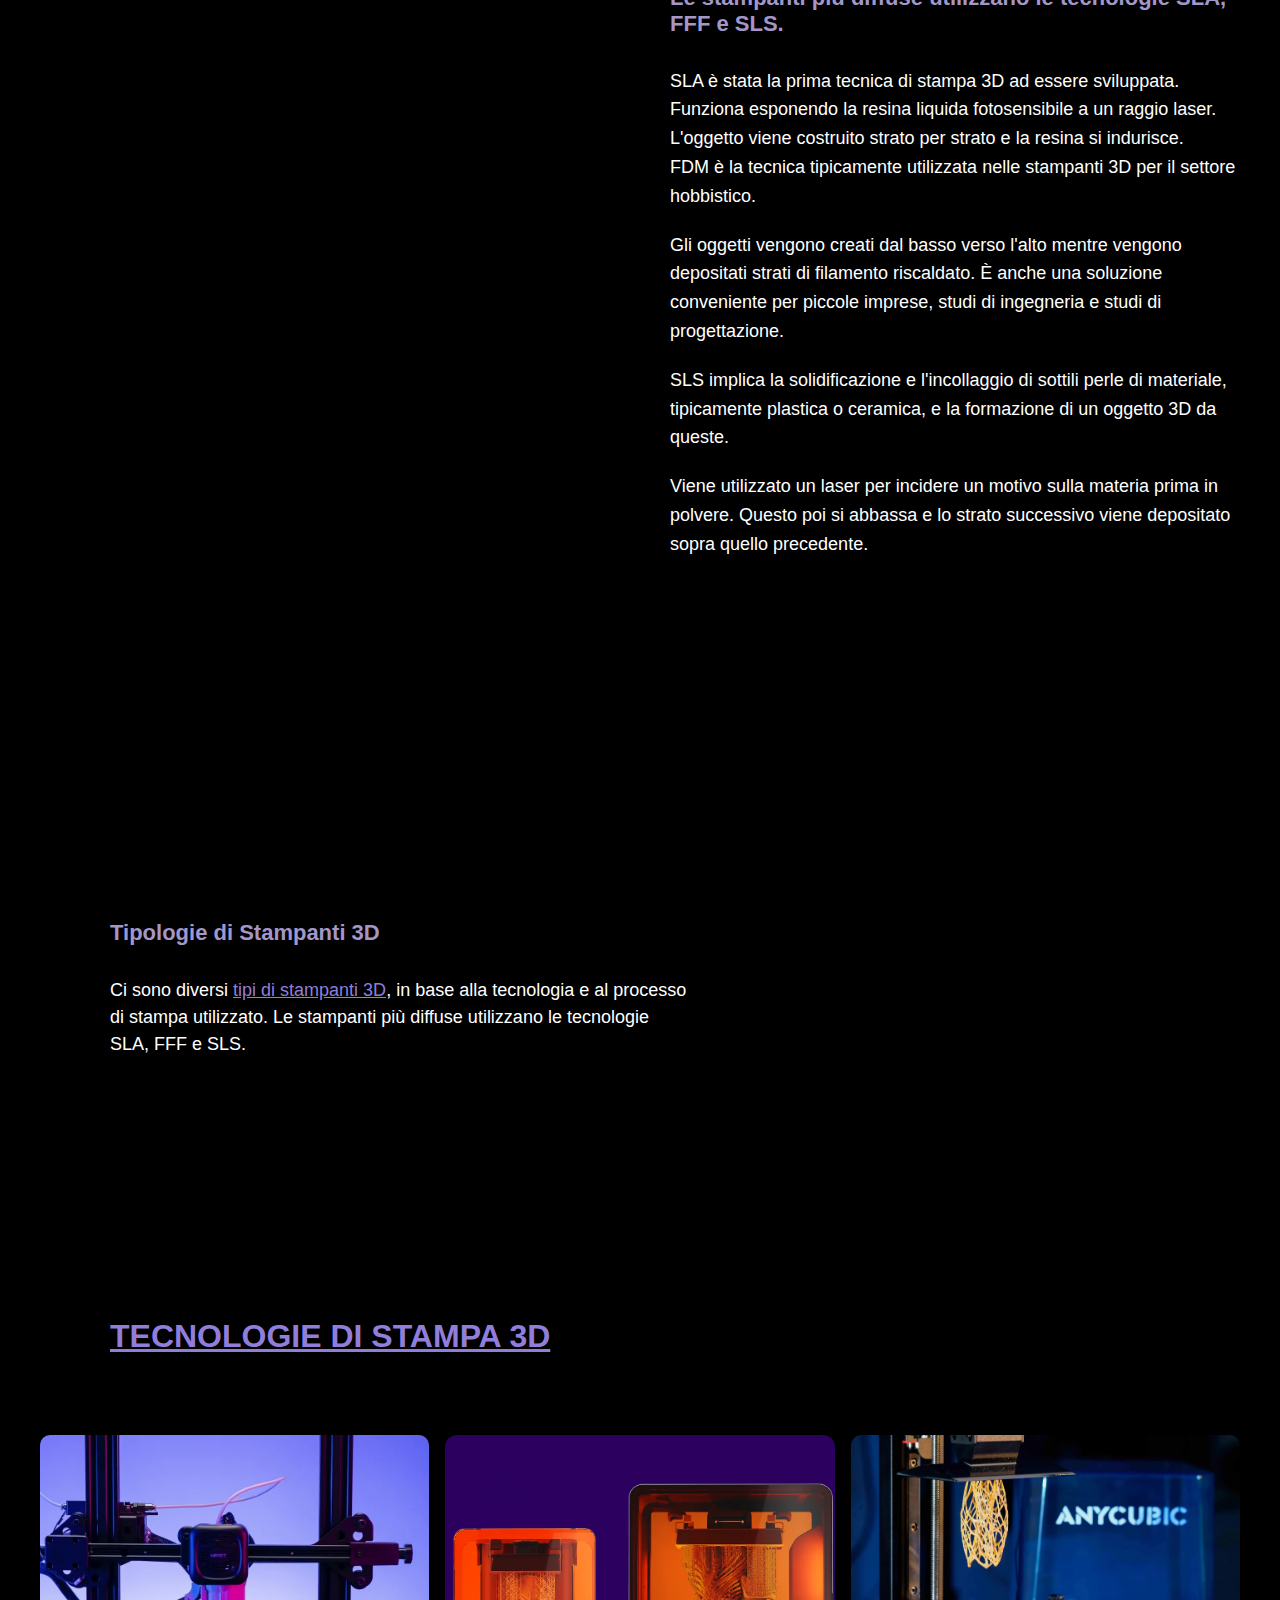
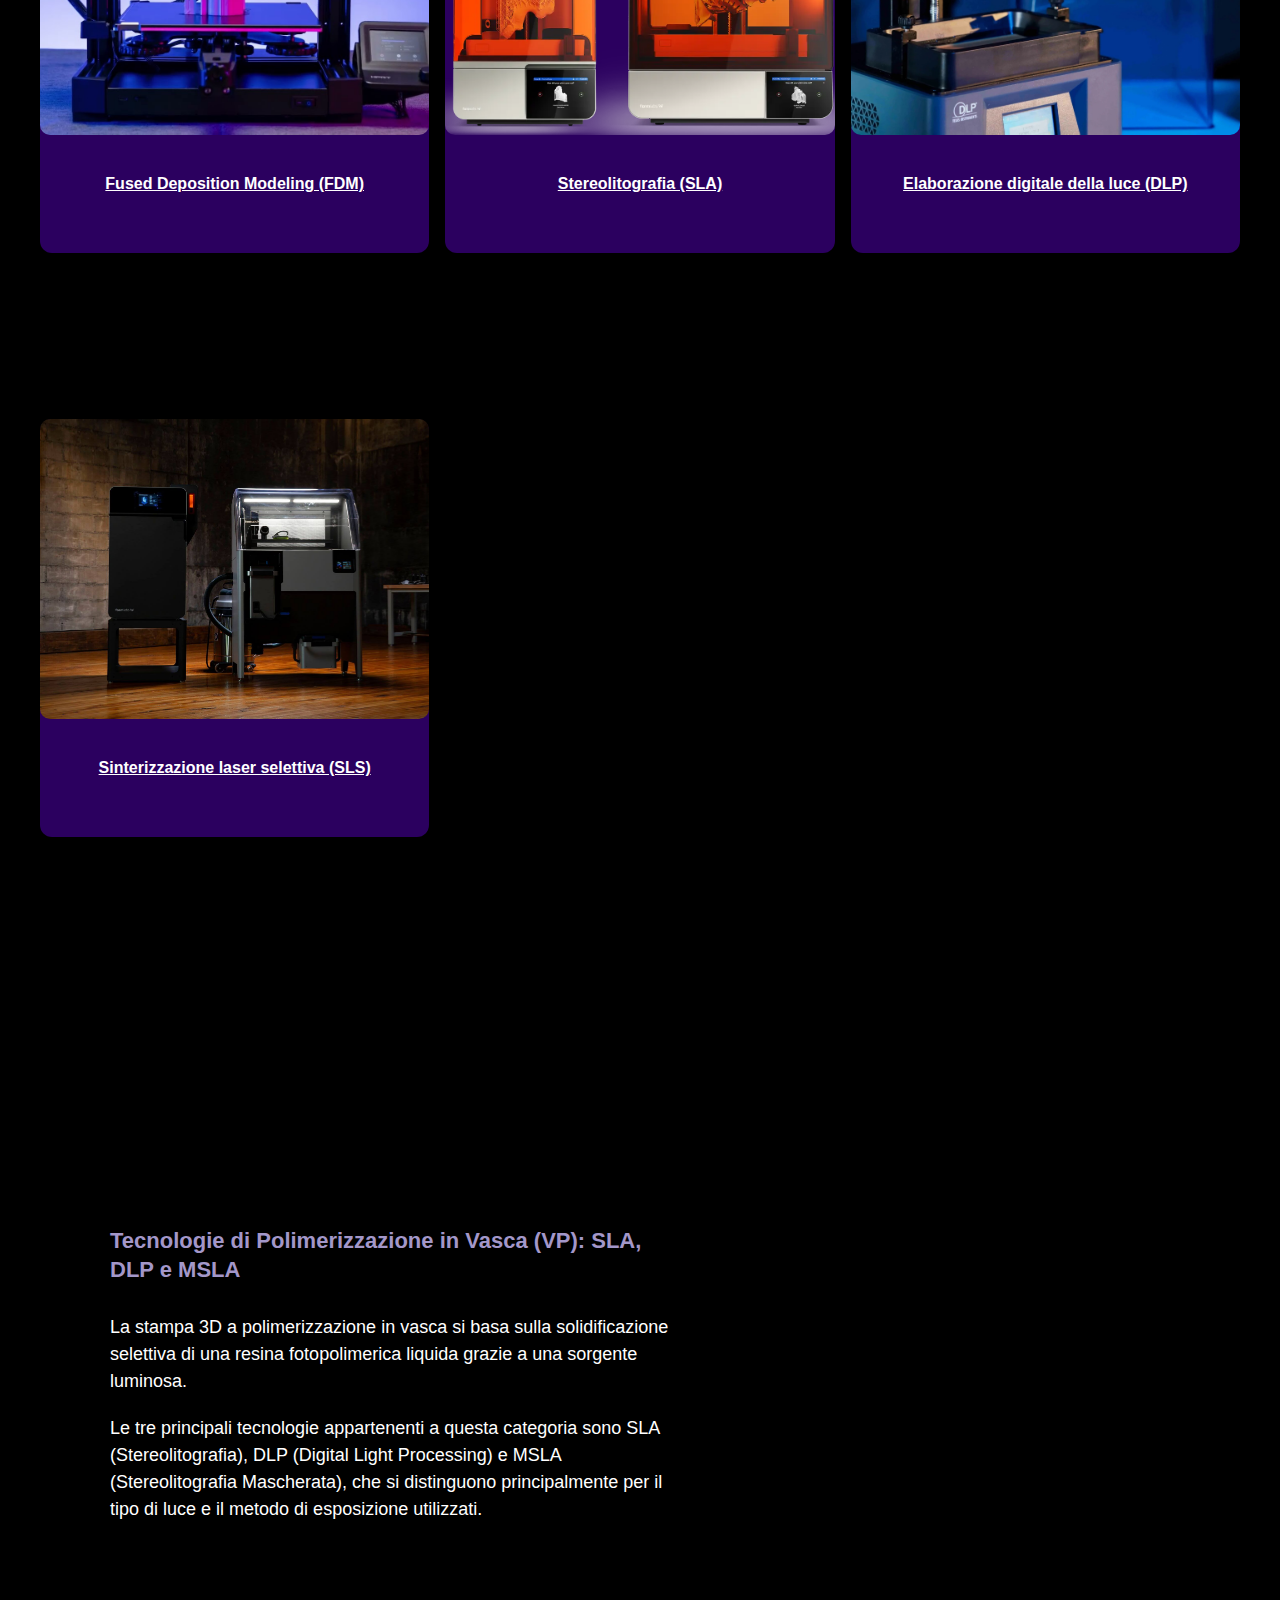
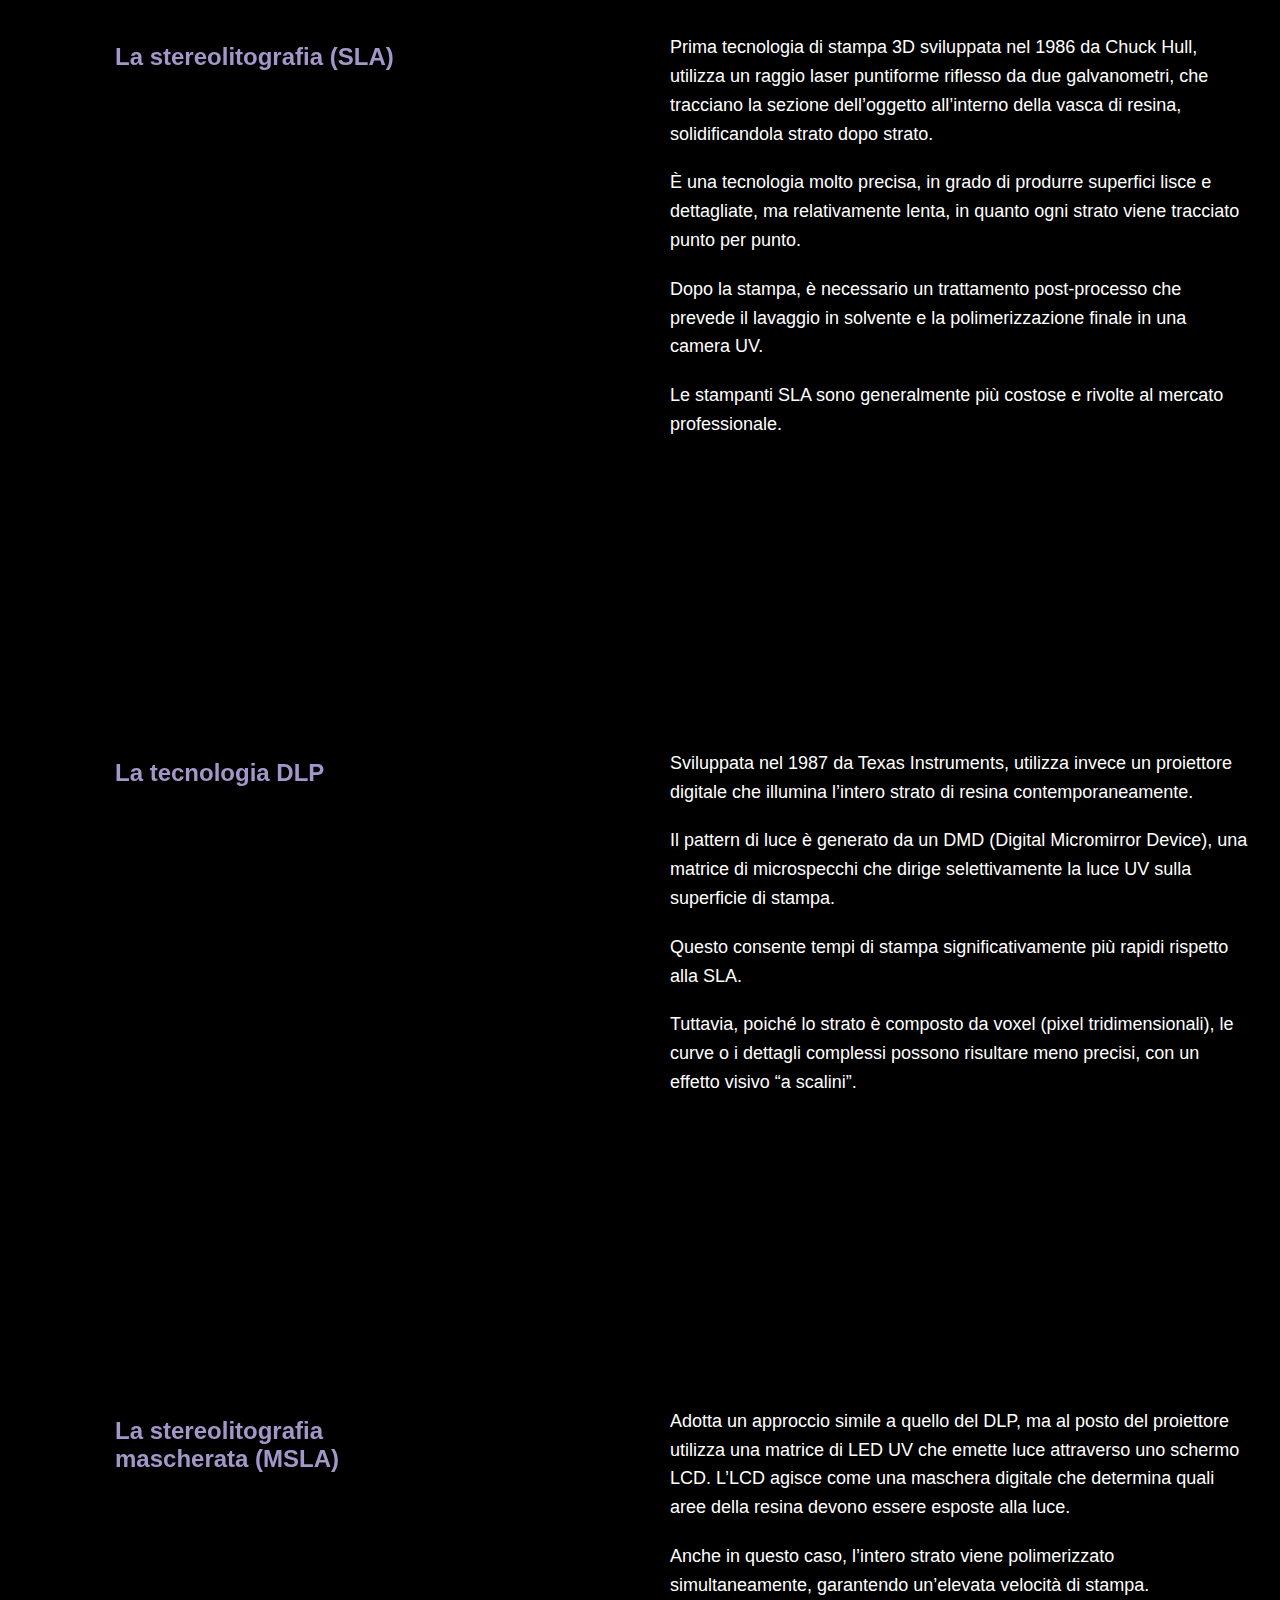
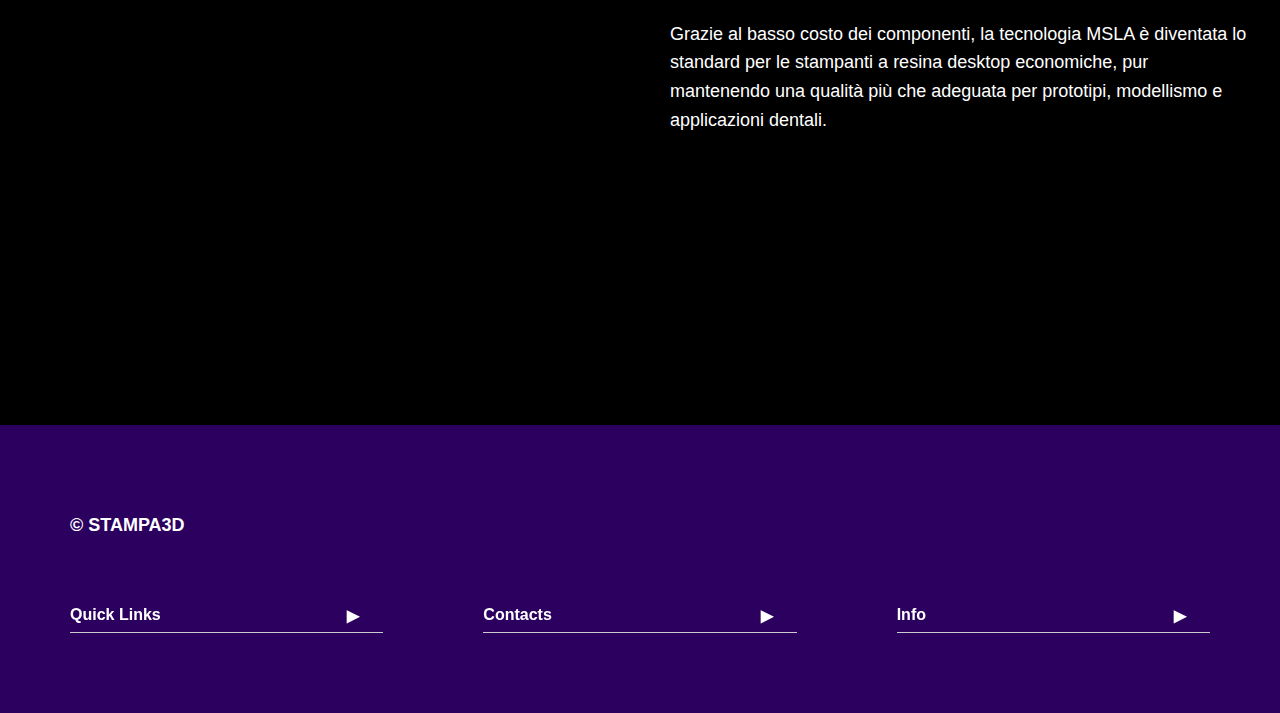
<file: tipologie.html>
<!DOCTYPE html>
<html lang="en">
<head>
    <meta charset="UTF-8">
    <meta name="viewport" content="width=device-width, initial-scale=1.0">
    <title>Stampa 3D</title>
    <link rel="stylesheet" href="css/style.css">
</head>
<body>

  <section class="info-contenitore img8">
    <div class="testo-bar">
        <div class="nav-bar">
          <p>
            <a href="index.html" class="marchio-link">
                <img src="img/marchio.png" alt="" class="marchio">
                Stampa 3D
            </a>
        </p>
            <a href="informazioni.html">Informazioni</a>
            <a href="tipologie.html" class="active">tecnologie</a>
            <a href="materiali.html">Materiali</a>
        </div>
        <div class="content">
            <h1>TECNOLOGIE DI STAMPA 3D</h1>
        </div>
        </div>

        <div class="image-contenitore">
            <img src="img/image15.jpeg.webp" alt="" srcset="">
        </div>
    </section>


    <section class="contenitore">
        <div class="testo">
            <p>Disponibili in diverse dimensioni e forme, le stampanti 3D desktop hanno un ingombro ridotto e non richiedono molto spazio per essere configurate. Le 3D printer si distinguono in primis per la tecnologia di stampa.</p>
               <p> Esistono vari metodi di stampa 3D che sono stati sviluppati per costruire strutture e oggetti tridimensionali. Alcuni sono molti diffusi mentre altri sono divenuti obsoleti.</p>
            </p>
    </section>


    <section class="sticky">
        <div class="titolo-sticky">
          <h2>Tecnologie e processi di stampa 3D</h2>
        </div>
      
        <div class="contenuti-scrollabili">
            <p>Ci sono diversi <a href="tipologie.html">tipi di stampanti 3D</a>, in base alla tecnologia e al processo di stampa utilizzato, le più diffuse sono:</p>

        <ul>
        <li>Fused Deposition Modeling (FDM), detto anche Fused Filament Fabrication (FFF)</li>
        <li>Stereolitografia (SLA)</li>
        <li>Elaborazione digitale della luce (DLP)</li>
        <li>Sinterizzazione laser selettiva (SLS)</li>
        <li>Fusione laser selettiva o Selective Laser Melting (SLM)</li>
        <li>Produzione di oggetti laminati (LOM)</li>
        <li>Electronic Beam Melting (EBM)</li>
        <li>Binder Jetting (BJ)</li>
        <li>Material Jetting (MJ)</li>
     </ul> 
                
     <h4>Le stampanti più diffuse utilizzano le tecnologie SLA, FFF e SLS.</h4>
     <p>SLA è stata la prima tecnica di stampa 3D ad essere sviluppata. Funziona esponendo la resina liquida fotosensibile a un raggio laser. L'oggetto viene costruito strato per strato e la resina si indurisce. <br>
        FDM è la tecnica tipicamente utilizzata nelle stampanti 3D per il settore hobbistico. </p>
        <p>Gli oggetti vengono creati dal basso verso l'alto mentre vengono depositati strati di filamento riscaldato. È anche una soluzione conveniente per piccole imprese, studi di ingegneria e studi di progettazione.</p>
        <p>SLS implica la solidificazione e l'incollaggio di sottili perle di materiale, tipicamente plastica o ceramica, e la formazione di un oggetto 3D da queste. </p>
        <p>Viene utilizzato un laser per incidere un motivo sulla materia prima in polvere. Questo poi si abbassa e lo strato successivo viene depositato sopra quello precedente.</p>
          </div>
    </section>



<section class="contenitore">
    <div class="testo">
        <h3>Tipologie di Stampanti 3D</h3>
        <p>Ci sono diversi <a href="">tipi di stampanti 3D</a>, in base alla tecnologia e al processo di stampa utilizzato.
            Le stampanti più diffuse utilizzano le tecnologie SLA, FFF e SLS.</p>
    </div>
  </section>



<section class="contenitore">
  <div class="titolo-card">
      <h1><a href="tipologie.html">TECNOLOGIE DI STAMPA 3D</a></h1>
     </div>
</section>

<section class="blocco-immagine">
  <div class="card">
    <a href="tipologia1.html">
      <img src="img/image4.jpg" alt="">
      <p>Fused Deposition Modeling (FDM)</p>
    </a>
  </div>

  <div class="card">
    <a href="tipologia2.html">
      <img src="img/image5.webp" alt="">
      <p>Stereolitografia (SLA)</p>
    </a>
  </div>

  <div class="card">
    <a href="tipologia3.html">
      <img src="img/image6.webp" alt="">
      <p>Elaborazione digitale della luce (DLP)</p>
    </a>
  </div>

  <div class="card">
    <a href="tipologia4.html">
      <img src="img/image7.jpg" alt="">
      <p>Sinterizzazione laser selettiva (SLS)</p>
    </a>
  </div>
</section>


   

<section class="contenitore">
    <div class="testo">
        <h3>Tecnologie di Polimerizzazione in Vasca (VP): SLA, DLP e MSLA</h3>
        <p>La stampa 3D a polimerizzazione in vasca si basa sulla solidificazione selettiva di una resina fotopolimerica liquida grazie a una sorgente luminosa. </p>
        <p>Le tre principali tecnologie appartenenti a questa categoria sono SLA (Stereolitografia), DLP (Digital Light Processing) e MSLA (Stereolitografia Mascherata), che si distinguono principalmente per il tipo di luce e il metodo di esposizione utilizzati.</p>
    </div>
  </section>



    <section class="sticky">
        <div class="titolo-sticky">
          <h2>La stereolitografia (SLA)</h2>
        </div>
      
        <div class="contenuti-scrollabili">
            <p>Prima tecnologia di stampa 3D sviluppata nel 1986 da Chuck Hull, utilizza un raggio laser puntiforme riflesso da due galvanometri, che tracciano la sezione dell’oggetto all’interno della vasca di resina, solidificandola strato dopo strato. </p>
            <p>È una tecnologia molto precisa, in grado di produrre superfici lisce e dettagliate, ma relativamente lenta, in quanto ogni strato viene tracciato punto per punto.</p>
            <p>Dopo la stampa, è necessario un trattamento post-processo che prevede il lavaggio in solvente e la polimerizzazione finale in una camera UV. </p>
            <p>Le stampanti SLA sono generalmente più costose e rivolte al mercato professionale.</p>
          </div>
    </section>


    <section class="sticky">
        <div class="titolo-sticky">
          <h2>La tecnologia DLP </h2>
        </div>
      
        <div class="contenuti-scrollabili">
            <p>Sviluppata nel 1987 da Texas Instruments, utilizza invece un proiettore digitale che illumina l’intero strato di resina contemporaneamente.</p>
            <p>Il pattern di luce è generato da un DMD (Digital Micromirror Device), una matrice di microspecchi che dirige selettivamente la luce UV sulla superficie di stampa. </p>
            <p>Questo consente tempi di stampa significativamente più rapidi rispetto alla SLA. </p>
            <p>Tuttavia, poiché lo strato è composto da voxel (pixel tridimensionali), le curve o i dettagli complessi possono risultare meno precisi, con un effetto visivo “a scalini”.</p>
          </div>
    </section>


    <section class="sticky">
        <div class="titolo-sticky">
          <h2>La stereolitografia mascherata (MSLA) </h2>
        </div>
      
        <div class="contenuti-scrollabili">
            <p>Adotta un approccio simile a quello del DLP, ma al posto del proiettore utilizza una matrice di LED UV che emette luce attraverso uno schermo LCD. L’LCD agisce come una maschera digitale che determina quali aree della resina devono essere esposte alla luce. </p>
            <p>Anche in questo caso, l’intero strato viene polimerizzato simultaneamente, garantendo un’elevata velocità di stampa. </p>
            <p>Grazie al basso costo dei componenti, la tecnologia MSLA è diventata lo standard per le stampanti a resina desktop economiche, pur mantenendo una qualità più che adeguata per prototipi, modellismo e applicazioni dentali.</p>
          </div>
    </section>



    <footer>
      <h4>© STAMPA3D</h4>
    
      <div class="footer-section-container">
    
        <section class="footer-section">
            <details>
              <summary>Quick Links <span class="arrow">&#9654;</span></summary>
              <ul>
                <li>Menù</li>
                <li>Stampanti</li>
                <li>Filamenti</li>
                <li>Material</li>
                <li>Accessori</li>
                <li>Supporto</li>
              </ul>
            </details>
        </section>
    
        <section class="footer-section">
            <details>
              <summary>Contacts <span class="arrow">&#9654;</span></summary>
              <ul>
                <li>Supporto</li>
                <li>Order Tracker</li>
                <li>FAQ</li>
                <li>Politica sulla riservatezza</li>
                <li>Cookie Settings</li>
                <li>Termini di servizio</li>
              </ul>
            </details>
        </section>
    
        <section class="footer-section">
            <details>
              <summary>Info <span class="arrow">&#9654;</span></summary>
              <ul>
                <li>Esplorare</li>
                <li>Sito ufficiale</li>
                <li>Corporate Sales</li>
                <li>Authorized Reseller</li>
                <li>Chi siamo</li>
                <li>Contattaci</li>
              </ul>
            </details>
        </section>
    
      </div>
    </footer>


</body>
</html>
</file>
<file: css/style.css>
*{
    box-sizing: border-box;
    margin: 0;
    padding: 0;
  }
    
  
  body {
    margin: 0;
    background-color: black;
    color: white;
    font-family: 'Lucida Sans', 'Lucida Sans Regular', 'Lucida Grande', 'Lucida Sans Unicode', Geneva, Verdana, sans-serif;

  }
  
  h1, h2, h3, h4, h5, h6, p, ul, ol {
    margin: 0;
    padding: 0;
  }
  
  img {
    max-width: 100%;
    display: block;
  }
  
  .contenitore {
  max-width: 1500px;
  }
  
  
  
  /* navbar */


  .info-contenitore {
    position: relative;
    width: 100%;
    height: 600px;
    background-size: cover;
    background-position: center;
    color: white;
    margin-bottom: 150px;
  }
  
  .info-contenitore::before {
    content: "";
    position: absolute;
    top: 0;
    left: 0;
    height: 100%;
    width: 100%;
    background-color: rgba(0, 0, 0, 0.5);
    z-index: 1;
  }
  
  .info-contenitore.img1{
    background-image: url(/img/image1.jpg);
  }
  
  .info-contenitore.img2{
    background-image: url(/img/image8.png);
  }

  .info-contenitore.img3{
    background-image: url(/img/image3.webp);
  }
  
  .info-contenitore.img4{
    background-image: url(/img/image4.jpg);
  }
  
  .info-contenitore.img5{
    background-image: url(/img/image5.webp);
  }
  
  .info-contenitore.img6{
    background-image: url(/img/image34.png);
  }
  
  .info-contenitore.img7{
    background-image: url(/img/image38.png);
  }
  
  .info-contenitore.img8{
    background-image: url(/img/image15.jpeg.webp);
  }
  

  
  .testo-bar {
    position: relative;
    z-index: 2;
    width: 100%;
    height: 100%;
    display: flex;
    flex-direction: column;
    justify-content: space-between;
      padding: 30px 40px;
    }
  
  
  

  
  .nav-bar {
    display: flex;
    width: 100%;
    margin-top: 10px;
    padding-bottom: 10px;
    position: relative;
    gap: 46px;
    margin: 0 auto ;
    padding: 10px 40px;
    align-items: center;
  }
  


  .nav-bar::after {
    content: "";
    position: absolute;
    bottom: 0;
    left: 50%;
    transform: translateX(-50%);
    width: 95%;
    height: 1px;
    background-color: rgb(255, 255, 255);
  }
  


  .nav-bar p a{
    width: 100%;
    margin: 0;
    font-size: 16px;
    margin-bottom: 10px;

  }
  
  .nav-bar a:first-of-type {
    margin-left: auto; 
  }
  

  .nav-bar a {
    color: rgb(255, 255, 255);
    text-decoration: none;
    font-size: 16px;
    margin: 0;
    font-weight: 700;
    margin-bottom: 10px;
  }
  

  .nav-bar a:hover{
    text-decoration: underline ;
    color: #917edb;
    cursor: pointer;
    transition:  0.2s ease-in;
  
  }

  .nav-bar a.active {
    text-decoration: underline;
}



.marchio-link {
  display: flex;
  align-items: center;
  text-decoration: none;
  font-size: 18px;
  font-weight: bold;
  color: white;
}

.marchio {
  height: 32px; 
  margin-right: 8px;
  
}
  
  .content {
    max-width: 700px;
    padding: 20px 70px;
    margin-bottom: 150px;
  }
  
 
  .content1 {
    max-width: 700px;
    padding: 20px 70px;
    margin-bottom: 120px;
  }
  
.content1 h1{
  font-size: 32px;
  margin-bottom: 20px;
}

.content1 p{
  font-style: italic;
  font-size: 16px;
}

  .content h1{
    color: rgb(255, 255, 255);
    font-size: 32px;
  }
 
  .testo-bar, .titolo-sticky, .contenuti-scrollabili p {
    text-shadow: 1px 1px 3px rgba(0,0,0,0.7);
  }
  
  
  .image-contenitore {
    display: block;
    position: absolute;
    top: 0;
    left: 0;
    height: 600px;
    width: 100%;
    z-index: 0;}
  
    .image-contenitore img {
      object-fit: cover;
      height: 600px;
      width: 100%;}
  
  
  /* paragrafo */
  
  .contenitore .testo{
    width: 100%;
    max-width: 800px;
    margin-top: 150px;
    margin-bottom: 50px;
    line-height: 1.3;
    padding: 20px 110px;
  }

  
  .contenitore .titolo{
    width: 100%;
    max-width: 700px;
    margin-top: 20px;
    margin-bottom: 40px;
    color: #a397c9;
  }

  .contenitore .titolo2{
    width: 100%;
    max-width: 700px;
    margin-top: 80px;
    margin-bottom: 40px;
    color: #a397c9;
  }

  .contenitore .titolo-card{
    width: 100%;
    max-width: 700px;
    margin-top: 200px;
    margin-bottom: 40px;
    padding: 20px 110px;
    color: #a397c9;
  }
  
 
.titolo2 h2{
  padding: 40px 110px;
  color: #a397c9;
}


 /* contenitore-blocco */
/*    
  .contenitore-blocco{
    display: flex;
    width: 100%;
    max-width: 1400px;
    margin-bottom: 200px;
    padding: 20px 110px;
    gap: 180px;
  
  }
  


 .immagine-box {
  width: 100%;   
  max-width: 800px;

}

.immagine-box img {
  height: 400px;
  object-fit: cover;      
  filter: brightness(80%);
  border-radius: 10px;
}



.paragrafo{
  width: 100%;
  max-width: 700px;
  box-shadow: 0 4px 10px #a397c9;
  padding: 30px 60px;
}



.link{
  margin-top: 70px;
  margin-bottom: 0;
}

 .link a{
  font-size: 22px;
  margin-top: 30px;
  color: #917edb;
  font-weight: 700;
 }


 .link a:hover{
  color: #a397c9; 
  transition: color 0.2s ease;
 }
  
 .titolo h1{
   font-size: 24px;
   color: #a397c9;
   margin-bottom: 30px;
   margin-top: 20px;
  }
 


  .anteprima p{
    font-size: 18px;
    margin-top: 20px;
    margin-bottom: 30px;
    line-height: 1.4;
  }  */

  .contenitore-blocco{
    display: flex;
    justify-content: space-between;
    align-items: flex-start;
    margin: 0 auto;
    width: 90%;
    max-width: 1200px;
    margin-bottom: 200px;
    padding: 40px 60px;
    gap: 100px;
    box-shadow: 0 4px 12px #a397c9;
  
  }
  
  
 

 .immagine-box {
  width: 100%;         
}

.immagine-box img {
  width: 550px;
  height: 300px;
  object-fit: cover;      
  filter: brightness(80%);
}

 .link a{
  max-width: 700px;
  font-size: 22px;
  margin-bottom: 20px;
  color: #917edb;
  font-weight: 700;
 }

 .link a:hover{
  color: #a397c9; 
  transition: color 0.2s ease;
 }
  
 .titolo h1{
   font-size: 24px;
   color: #a397c9;
   margin-bottom: 30px;
  }
 

  .anteprima p{
    max-width: 800px;
    font-size: 18px;
    margin-bottom: 30px;
    line-height: 1.4;
  } 

/* testo */


  .testo p{
    margin-bottom: 20px;
    font-size: 18px;
    line-height: 1.5;
  }
  
  .testo li{
    padding-left: 10px;
    margin-bottom: 10px;
    font-size: 18px;
    line-height: 1.5;
  }
  

   .titolo h2{
    color: #917edb;
    width: 400px;
   }
  
   .titolo a:hover{
    color: #a397c9; 
    transition: color 0.2s ease;
  } 


  .titolo-card a:hover{
    color: #a397c9; 
    transition: color 0.2s ease;
  } 

  .titolo2 a:hover{
    color: #a397c9; 
    transition: color 0.2s ease;
  } 
  
  
  .immagini-materiali{
    display: grid;
    grid-template-columns: repeat(2, 1fr);
    gap: 30px;
    padding: 10px 30px;
    justify-items: center;
    margin-bottom: 200px;
  }

   .card2 img {
    max-width: 100%;
    height:350px;
    display: block;
    object-fit: cover;
    margin-bottom: 80px;
   }

  
  /* card */
  
  .blocco-immagine{
    display: grid;
    grid-template-columns: repeat(auto-fill, minmax(300px, 1fr));
    margin: 32px auto;
    gap: 16px;
    padding: 20px 40px ;
  }
  
  .card {
    background-color: #2b005f;
    text-align: center;
    padding: 0;
    border-radius: 12px;
    transition: transform 0.3s ease;
    margin-bottom: 150px;
    width: 100%;
    max-width: 600px;
  }
  
  .card a {
    text-decoration: underline;  
    color: inherit;
    display: block;
    color: rgb(255, 255, 255);
    font-weight: 700;
    margin-bottom: 60px;
  }
  
  
  .card img {
    height: 300px;
    object-fit: cover;
    border-radius: 10px;
  }


  .card p{
    margin-top: 40px;
  }


  .card p:hover{
    color: #a397c9; 
    transition: color 0.2s ease;

  }
  
  .card:hover {
    transform: scale(1.05);
    box-shadow: 0 4px 12px #a397c9;
    cursor: pointer;
    transition: transform 0.3s ease;
  
  }
  

  
  .contenitore-blocco2{
    width: 100%;
    margin-bottom: 30px;
  }


  
  
  /* box */
   
  .box {
    width: 100%;         
    overflow: hidden;
    margin-bottom: 150px;    
  }
  
  .box img {
    width: 100%;
    height: auto;
    display: block;
    object-fit: cover;      
    max-height: 540px;
    filter: brightness(70%);
  }
  
  .box2 {
    width: 100%;         
    overflow: hidden;
    margin-top: 140px;
    margin-bottom: 170px;    

  }
  
  .box2 img {
    width: 100%;
    height: auto;
    display: block;
    object-fit: cover;      
    max-height: 540px;
    filter: brightness(70%);
  }

  /* coppia */
  
  .coppia-immagini{
    display: grid;
    grid-template-columns: repeat(2, 1fr);
    gap: 30px;
    padding: 40px;
    width: 100%;
    justify-items: center;
  }
  

  .coppia-immagini img{
    width: 100%;
    max-width: 500px;
    margin-top: 70px;
    margin-bottom: 70px;
  }
  


  /* sticky */
  
  
.sticky {
  display: flex;
  width: 100%;
  max-width: 1400px;
  align-items: flex-start;
  margin-bottom: 250px;
  padding: 20px 30px;
  gap: 180px

}

.titolo-sticky {
  padding: 10px 85px;
  flex: 1;
  position: sticky;
  top: 50px;
  width: 100%;
  /* height: fit-content; */
}
  
  .titolo-sticky h2,h4 {
    font-size: 24px;
    color: #a397c9;
  }
  
  .contenuti-scrollabili {
    flex: 2;
    width: 100%;
  }
  
  
  .contenuti-scrollabili h2,p,li,h4{
    width: 100%;
    max-width: 600px;
  }
  .contenuti-scrollabili p,li{
    color: #ffffff;
  }

  .contenuti-scrollabili img {
    width: 100%;
    max-width: 600px;
    height: 350px;
    margin-top: 100px;
    object-fit: cover;
    display: block;
  }
  
  .contenuti-scrollabili p{
    margin-bottom: 20px;
    line-height: 1.6;
    color: #ffffff;
    font-size: 18px;
    font-weight: 500;

  }
  
  
  .contenuti-scrollabili h2,h4,h3{
    margin-bottom: 30px;
    margin-top: 50px;
    color: #a397c9;
    font-size: 22px;
    font-weight: 900;
  }
  
  .contenuti-scrollabili li{
    margin-bottom: 10px;
    line-height: 1.6;
    font-size: 18px;
    margin-left: 10px;
  }
  
  
  
  
.contenuti-scrollabili, a{
  color: #917edb;
}
  
  
  
  /* footer */
  footer {
    background-color: #2b005f; 
    color: white;
    padding: 40px 70px;
    font-family: sans-serif;
  }
  
  footer h4 {
    margin-bottom: 70px;
    color: #ffffff;
    font-size: 18px;
  }
  

  .footer-section-container {
    display: grid;
    grid-template-columns: repeat(auto-fit, minmax(300px, 1fr));
    gap: 100px;
  }

  
  .footer-section {
    flex: 1;
    min-width: 250px;
  }
  
  .footer-section p {
    font-weight: bold;
    font-size: 18px;
    margin-bottom: 10px;
  }
  
  .footer-section ul {
    list-style: none;
    padding: 0;
  }
  
  .footer-section li {
    margin-bottom: 5px;
    font-size: 14px;
  }


  .footer-section-container {
    font-family: sans-serif;
  }
  
  .footer-section {
    margin-bottom: 40px;
  }
  
  .footer-section details {
    border-bottom: 1px solid #ccc;
    padding-bottom: 0.5em;
  }
  
  .footer-section summary {
    font-weight: bold;
    cursor: pointer;
    position: relative;
    padding-right: 1.5em;
    list-style: none;
  }
  
  .footer-section summary::-webkit-details-marker {
    display: none;
  }
  
  .footer-section .arrow {
    float: right;
    transition: transform 0.3s ease;
  }
  
  .footer-section details[open] .arrow {
    transform: rotate(90deg);
  }
  
  .footer-section ul {
    padding: 0;
    margin-top: 20px;
    list-style: none;
  }
  
  .footer-section ul li {
    margin-bottom: 0.5em;
  }










/* responsive */


@media (max-width: 768px) {



  .info-contenitore {
    position: relative;
    width: 100%;
    height: 600px;
    background-size: cover;
    background-position: center;
    color: white;
    margin-bottom: 120px;
  }
  
  .info-contenitore::before {
    content: "";
    position: absolute;
    top: 0;
    left: 0;
    height: 100%;
    width: 100%;
    background-color: rgba(0, 0, 0, 0.5);
    z-index: 1;
  }

  .nav-bar {
    display: flex;
    align-items: center;
    width: 100%;
    margin-top: 20px;
    max-width: 700px;
    padding: 10px 30px;
    gap: 18px;
    position: relative;
  }


  .nav-bar::after {
    content: "";
    position: absolute;
    bottom: 0;
    left: 50%;
    transform: translateX(-50%);
    width: 90%;
    max-width: 700px;
    height: 1px;
    background-color: rgb(255, 255, 255);
  }
  


  .testo-bar {
    position: relative;
    z-index: 2;
    height: 100%;
    display: flex;
    flex-direction: column;
    justify-content: space-between;
    padding: 5px 10px;
    max-width: 750px;
  }
  
  

  .nav-bar p a {
    color: rgb(255, 255, 255);
    text-decoration: none;
    font-size: 14px;
    margin: 0;
    padding: 0;
    flex-wrap: wrap;
  }
  

.nav-bar a:first-of-type {
  margin-left: auto; 
}

.nav-bar a {
  color: rgb(255, 255, 255);
  text-decoration: none;
  font-size: 14px;
  margin: 0;
}

.nav-bar a:hover{
  color: #917edb;
  transition: color 0.2s ease;
  cursor: pointer;
}




.marchio-link {
  display: flex;
  align-items: center;
  text-decoration: none;
  font-size: 18px;
  font-weight: bold;
  color: white;
}

.marchio {
  height: 32px; 
  margin-right: 10px;
}
  



.content {
  margin: 0 auto;
  max-width: 650px;
  margin-bottom: 90px;
  color: rgb(255, 255, 255);
}

  
.content1 {
  margin: 0 auto;
  max-width: 600px;
  margin-bottom: 10px;
  color: rgb(255, 255, 255);
}


.content1 p {
  margin-bottom: 60px;
  font-size: 16px;
  font-style: italic;
}
  

.content h1{
  font-size: 24px;
}

.content1 h1{
  font-size: 26px;
}


.contenitore-blocco{
  display: block;
  max-width: 450px;
}



  .image-contenitore img {
    object-fit: cover;
    width: 100%;
  }


.contenitore .testo{
  margin: 0 auto;
  width: 100%;
  max-width: 450px;
  margin-top: 10px;
  margin-bottom: 50px;
  line-height: 1.3;
  padding: 0;
}




.contenitore .titolo{
  width: 100%;
  max-width: 450px;
  margin-top: 10px;
  margin-bottom: 40px;
  padding: 0;
}

.contenitore .titolo2{
  margin: 0 auto;
  width: 100%;
  max-width: 450px;
  margin-top: 90px;
  margin-bottom: 40px;
  padding: 0;
}

.contenitore .titolo-card{
  margin: 0 auto;
  width: 100%;
  max-width: 520px;
  margin-top: 190px;
  margin-bottom: 10px;
}

.titolo2 h2{
  margin: 0 auto;
  color: #a397c9;
  width: 100%;
  font-size: 20px;
  padding: 0;
 }


  
 .titolo{
  margin-bottom: 20px;
  max-width: 400px;
  padding: 0; 
 }

 .titolo2{
  margin: 0 auto;
  margin-bottom: 20px;
  max-width: 400px;
  padding: 0; 
  margin-top: 100px;
 }


.testo h3{
  font-size: 20px;
  margin-bottom: 20px;
}


.testo p{
  margin-bottom: 30px;
  font-size: 16px;
  line-height: 1.5;
}

.testo li{
  margin-left: 10px;
  margin-bottom: 10px;
  font-size: 16px;
  line-height: 1.5;
}


 .titolo h1{
  margin-top: 10px;
  font-size: 20px;
 }

.titolo-card h1 a {
  font-size: 20px;
}



.titolo{
  margin-bottom: 20px;
  padding: 0; 
 }
 
  

 .titolo a:hover{
  color: #917edb; 
  transition: color 0.2s ease;
} 


.contenitore-blocco img{
  margin-bottom: 20px;
}



/* anteprima */


 /* contenitore-blocco */
   
 .contenitore-blocco{
  display: grid;
  grid-template-columns: column;
  margin: 0 auto;
  width: 100%;
  max-width: 500px;
  margin-bottom: 100px;
  margin-top: 100px;
  padding: 10px 30px;
  gap: 0;
}



.immagine-box img {
width: 450px;
height: 280px;
object-fit: cover;      
filter: brightness(90%);
margin-top: 70px;
margin-bottom: 40px;
}

.paragrafo{
  margin-bottom: 20px;
  margin-top: 20px;
}


.link{
  margin-top: 40px;
}

.link a{
max-width: 300px;
font-size: 20px;
color: #917edb;
font-weight: 700;
}


.link a:hover{
color: #a397c9; 
transition: color 0.2s ease;
}

.titolo h1{
 font-size: 20px;
 color: #a397c9;
 margin-bottom: 30px;
}



.anteprima p{
  max-width: 700px;
  font-size: 16px;
  margin-bottom: 30px;
  line-height: 1.4;
}



/* sticky */

  .sticky {
    margin: 0 auto;
    flex-direction: column;
    width: 100%;
    margin-bottom: 20px;
    margin-top: 50px;
    max-width: 500px;
    gap: 0;
  }


  .titolo-sticky{
    max-width: 500px;
    padding: 0;
    margin-bottom: 10px;
    position: static;
    margin-left: 0;
  }


  .contenuti-scrollabili {
    flex: 2;
    width: 100%;
    margin-bottom: 20px;
  }
  

  .contenuti-scrollabili li,p,h2,h3,p,h4{
    width: 100%;
    max-width: 500px;
    margin: 0 auto;
  }

  .contenuti-scrollabili img{
    flex-direction: column;
    background-size: cover;
    height: 300px;
    object-fit: cover;
    background-size: cover;
    margin-bottom: 100px;
  }

  
  .sticky h2{
    margin-bottom: 10px;
    flex-direction: column;
    font-size: 20px;
    font-weight: 800;
  }

  .contenuti-scrollabili p{
    flex-direction: column;
    font-size: 16px;
    line-height: 1.6;
    margin-top: 20px;   
  }

  .contenuti-scrollabili h2{
    flex-direction: column;
    font-size: 20px;
    line-height: 1.6;
    margin-bottom: 20px; 
    margin-top: 30px;
    font-weight: 700;
  }
  
  .contenuti-scrollabili h3,h4{
    flex-direction: column;
    font-size: 18px;
    line-height: 1.6;
    margin-bottom: 10px; 
    font-weight: 700;
  }

  .contenuti-scrollabili li{
    font-size: 16px;
    line-height: 1.5;
    margin-bottom: 15px; 
    padding-left: 5px;
  }





  


  
/* coppia */
.coppia-immagini {
  display: grid;
  grid-template-columns: repeat(2, 1fr);
  gap: 10px;
  padding: 20px;
  justify-items: center;
}

.coppia-immagini img {
  width: 100%;
  max-width: 300px;
  height: auto;
  margin-top: 40px;
  margin-bottom: 40px;
}


 
  
/* immagini */

   
.immagini-materiali{
  display: grid;
  grid-template-columns: 1fr;
  gap: 0;
  padding: 10px 15px;
  justify-items: center;
  margin-bottom: 150px;
  margin-top: 50px;
}

.card2 img {
max-width: 400px;
height: 250px;
display: block;
object-fit: cover;
margin-bottom: 50px;
}
  


/* card */

.blocco-immagine{
  display: grid;
  grid-template-columns: repeat(auto-fill, minmax(300px, 1fr));
  margin: 32px auto;
  gap: 26px;
  padding:  20px 30px ;
  margin-bottom: 200px;
}

.card {
  margin: 0 auto;
  text-align: center;
  font-family: sans-serif;
  border-radius: 10px;
  margin-bottom: 60px; 
  max-width: 400px;
}



.card img {
  max-width: 500px;
  height: 250px;
  width: 100%;
  object-fit: cover;
  border-radius: 8px 8px 0 0;
  background-size: cover;

}

.card p {
  margin-top: 50px;
  font-size: 16px;
  text-decoration: none;
  font-weight: 900;
}

.card p a:hover{
  transition: color 0.2s ease;
}

.card:hover {
  transform: scale(1.06);
  box-shadow: 0 4px 12px #a397c9;
  cursor: pointer;
  transition: transform 0.3s ease;

}

  /* footer */
  footer {
    background-color: #2b005f; 
    color: white;
    padding: 10px 40px;
    font-family: sans-serif;
    margin-top: 100px;
  }
  
  footer h4 {
    margin-bottom: 50px;
    margin-top: 40px;
    font-size: 16px;
  }
  

  .footer-section-container {
    display: grid;
    grid-template-columns: 1fr;
    gap: 30px;
  }


  
  .footer-section li {
    margin-bottom: 5px;
    font-size: 14px;
  }

    .footer-section details {
      border-bottom: 1px solid #ccc;
    }
  }

  







  @media (max-width: 600px) {
 

  

    .info-contenitore {
      position: relative;
      width: 100%;
      max-width: 600px;
      height: 400px;
      background-size: cover;
      background-position: center;
      margin-bottom: 100px;
    }
    
    .info-contenitore::before {
      content: "";
      position: absolute;
      top: 0;
      left: 0;
      height: 100%;
      width: 100%;
      background-color: rgba(0, 0, 0, 0.5);
      z-index: 1;
    }
  
    .nav-bar {
      display: flex;
      align-items: center;
      width: 100%;
      margin-top: 10px;
      padding-bottom: 10px;
      position: relative;
      padding: 10px 30px;
      gap: 20px;
    }
  
  
    .testo-bar {
      position: relative;
      z-index: 2;
      height: 100%;
      display: flex;
      flex-direction: column;
      justify-content: space-between;
      padding: 10px 0;
    }
    
  
  
  .nav-bar a:first-of-type {
    margin-left: auto; 
  }
  
  .nav-bar a {
    color: rgb(213, 213, 213);
    text-decoration: none;
    font-size: 12px;
    margin: 0;
    padding: 0;
    flex-wrap: wrap;
  }
  
  
  .nav-bar p a {
    color: rgb(213, 213, 213);
    text-decoration: none;
    font-size: 14px;
    margin: 0;
    padding: 0;
    flex-wrap: wrap;
  }
  
  
  
  
  .marchio-link {
    display: flex;
    align-items: center;
    text-decoration: none;
    font-size: 16px;
    font-weight: bold;
    color: white;
  }
  
  .marchio {
    height: 20px; 
    margin-right: 4px;
  
  }
    
  
  .content1 {
    width: 100%;
    max-width: 350px;
    margin: 0 auto;
    padding: 0;
    margin-bottom: 50px;
    color: rgb(213, 213, 213);
  } 
  
    
  .content {
    width: 100%;
    max-width: 350px;
    margin: 0 auto;
    padding: 0;
    margin-bottom: 120px;
    color: rgb(213, 213, 213);
  }
  
  
  .content1 p {
    margin-bottom: 60px;
    font-size: 14px;
    font-style: italic;
  }
    
  .content1 h1{
    font-size: 22px;
  }
  
  .content h1{
  font-size: 20px;
  }
  
  
  
    
  .image-contenitore {
    display: block;
    position: absolute;
    top: 0;
    left: 0;
    height: 400px;
    width: 100%;
    z-index: 0;}
  
    .image-contenitore img {
      object-fit: cover;
      height: 400px;
      width: 100%;}
  
  
  
  .contenitore .testo{
    margin: 0 auto;
    width: 350px;
    margin-top: 50px;
    margin-bottom: 150px;
    padding: 0;
  }
  
  
  .contenitore .titolo{
    margin: 0 auto;
    width: 100%;
    margin-top: 10px;
    margin-bottom: 30px;
    padding: 0;
  }
  


  .contenitore .titolo2{
    margin: 0 auto;
    width: 100%;
    margin-top: 30px;
    margin-bottom: 30px;
    padding: 0;
  }

  .contenitore .titolo-card{
    margin: 0 auto;
    width: 100%;
    max-width: 350px;
    margin-top: 100px;
    margin-bottom: 40px;
    padding: 0;
    color: #a397c9;
  }
  
  
  .testo h3{
    font-size: 18px;
  }
  
  
  .testo p{
    margin-bottom: 35px;
    font-size: 15px;
    line-height: 1.5;
  }
  
  .testo li{
    margin-bottom: 10px;
    font-size: 15px;
    line-height: 1.5;
  }
  
  
   .titolo h1{
    width: 100%;
    max-width: 350px;
    padding: 0;
    color: #a397c9;
   }
  
   .titolo-card h1 a {
    font-size: 18px;
  }
  
  .titolo h1{
    font-size: 18px;
  }
  
  
   .titolo a:hover{
    color: #917edb; 
    transition: color 0.2s ease;
  } 
  
  
  
  .titolo2 h2{
    margin: 0 auto;
    width: 100%;
    max-width: 300px;
    margin-top: 100px;
    margin-bottom: 40px;
    padding: 0;
   }
  
    
  /* coppia */
  .coppia-immagini{
    display: grid;
    grid-template-columns: 1fr;
    gap: 0;
    margin: 0 auto;
    padding: 0;
  }
  
  
  .coppia-immagini img{
    max-width: 350px;
    margin-top: 50px;
      margin-bottom: 40px;
  }
  
  
/* anteprima */


 /* contenitore-blocco */
   
 .contenitore-blocco{
  display: grid;
  grid-template-columns: column;
  margin: 0 auto;
  width: 100%;
  max-width: 400px;
  margin-bottom: 100px;
  padding: 0 30px;
  gap: 0;
}



.immagine-box img {
width: 400px;
height: 200px;
object-fit: cover;      
filter: brightness(90%);
margin-top: 30px;
}



.link a{
max-width: 300px;
font-size: 20px;
margin-bottom: 20px;
color: #917edb;
font-weight: 700;
}


.link a:hover{
color: #a397c9; 
transition: color 0.2s ease;
}

.titolo h1{
 font-size: 20px;
 color: #a397c9;
 margin-bottom: 30px;
}



.anteprima p{
  max-width: 700px;
  font-size: 16px;
  margin-bottom: 30px;
  line-height: 1.4;
}

  
  
    .contenitore-blocco2{
      width: 100%;
      margin-bottom: 50px;
    }
  
  
  
  
    .sticky {
      margin: 0 auto;
      flex-direction: column;
      width: 350px;
      margin: 0 auto;
      gap: 0;
      padding: 0;
      margin-bottom: 90px;
    }
  
  
    .titolo-sticky{
      margin: 0 auto;
      margin-bottom: 5px;
      padding: 0;
  
    }
  
    .contenuti-scrollabili li,p,h2,h3{
      margin: 0 auto;
      padding: 0;
  
    }
  
    .contenuti-scrollabili img{
      margin: 0 auto;
      flex-direction: column;
      background-size: cover;
      height: 180px;
      object-fit: cover;
      background-size: cover;
      margin-bottom: 20px;
      margin-top: 40px;
      padding: 0;
  
    }
  
    .titolo-sticky {
      margin: 0 auto;
      position: static;
      margin-left: 0;
      margin-bottom: 20px;
      padding: 0;
    }
    
    .sticky h1{
      margin: 0 auto;
      margin-bottom: 20px;
      flex-direction: column;
      font-size: 16px;
      font-weight: 800;
      padding: 0;
  
    }
  
    .contenuti-scrollabili p{
      margin: 0 auto;
      flex-direction: column;
      font-size: 15px;
      line-height: 1.6;
      margin-bottom: 20px;  
      padding: 0;
      
    }
  
    .contenuti-scrollabili h2{
      margin: 0 auto;
      flex-direction: column;
      font-size: 16px;
      line-height: 1.6;
      margin-bottom: 10px; 
      font-weight: 700;
      padding: 0;
    }
  
    .contenuti-scrollabili h3{
      margin: 0 auto;
      flex-direction: column;
      font-size: 16px;
      line-height: 1.6;
      margin-top: 20px;
      margin-bottom: 10px; 
      font-weight: 700;
      padding: 0;
    }
  
  
    .contenuti-scrollabili li{
      margin: 0 auto;
      font-size: 15px;
      line-height: 1.5;
      margin-bottom: 10px;  
      padding: 0;
     
    }
  
    
  
  
    .immagini-materiali{
      display: grid;
      grid-template-columns: 1fr;
      gap: 0;
      margin: 0 auto;
      padding: 0;
    }
  
  
    .card2 img {
      margin: 0 auto;
      height: 200px;
      width: 350px;
      object-fit: cover;
      background-size: cover;
      margin-bottom: 60px;
    }
  
  
  
  /* card */
  
  .blocco-immagine {
    display: grid;
    grid-template-columns: 1fr;
    gap: 0;
    margin: 0 auto;
    padding: 0;
    
  }
  
  .card {
    margin: 0 auto;
    text-align: center;
    font-family: sans-serif;
    border-radius: 10px;
    margin-bottom: 40px; 
    max-width: 350px;
  
  }
  
  
  
  .card img {
    margin: 0 auto;
    height: 150px;
    width: 350px;
    object-fit: cover;
    border-radius: 8px 8px 0 0;
    background-size: cover;
  }
  
  .card p {
    margin: 0 auto;
    margin-top: 10px;
    font-size: 15px;
    text-decoration: none;
    color: rgb(255, 255, 255);
    font-weight: 900;
    margin-top: 40px;  
  }
  
  .card p a:hover{
    color: #a397c9; 
    transition: color 0.2s ease;
  }
  
  .card:hover {
    transform: scale(1.06);
    box-shadow: 0 4px 12px #a397c9;
    cursor: pointer;
    transition: transform 0.3s ease;
  
  }
  
  
  
    /* footer */
    footer {
      background-color: #2b005f; 
      color: white;
      padding: 10px 50px;
      font-family: sans-serif;
      font-size: 14px;
    }
    
    footer h4 {
      margin-bottom: 30px;
      font-size: 14px;
    }
    
  
    .footer-section-container {
      display: grid;
      grid-template-columns: 1fr;
      gap: 0;
    }
  
  }
  
  
  
  
  
  
  
  









@media (max-width: 480px) {
 

  

  .info-contenitore {
    position: relative;
    width: 100%;
    max-width: 460px;
    height: 400px;
    background-size: cover;
    background-position: center;
    margin-bottom: 100px;
  }
  
  .info-contenitore::before {
    content: "";
    position: absolute;
    top: 0;
    left: 0;
    height: 100%;
    width: 100%;
    background-color: rgba(0, 0, 0, 0.5);
    z-index: 1;
  }

  .nav-bar {
    display: flex;
    align-items: center;
    width: 100%;
    margin-top: 10px;
    padding-bottom: 10px;
    position: relative;
    padding: 10px 20px;
    gap: 10px;
  }


  .testo-bar {
    position: relative;
    z-index: 2;
    height: 100%;
    display: flex;
    flex-direction: column;
    justify-content: space-between;
    padding: 10px 0;
  }
  


.nav-bar a:first-of-type {
  margin-left: auto; 
}

.nav-bar a {
  color: rgb(213, 213, 213);
  text-decoration: none;
  font-size: 12px;
  margin: 0;
  padding: 0;
  flex-wrap: wrap;
}


.nav-bar p a {
  color: rgb(213, 213, 213);
  text-decoration: none;
  font-size: 14px;
  margin: 0;
  padding: 0;
  flex-wrap: wrap;
}




.marchio-link {
  display: flex;
  align-items: center;
  text-decoration: none;
  font-size: 16px;
  font-weight: bold;
  color: white;
}

.marchio {
  height: 20px; 
  margin-right: 4px;

}
  

.content1 {
  width: 100%;
  max-width: 300px;
  margin: 0 auto;
  padding: 0;
  margin-bottom: 50px;
  color: rgb(213, 213, 213);
} 

  
.content {
  width: 100%;
  max-width: 280px;
  margin: 0 auto;
  padding: 0;
  margin-bottom: 120px;
  color: rgb(213, 213, 213);
}


.content1 p {
  margin-bottom: 60px;
  font-size: 14px;
  font-style: italic;
}
  
.content1 h1{
  font-size: 22px;
}

.content h1{
font-size: 20px;
}



  
.image-contenitore {
  display: block;
  position: absolute;
  top: 0;
  left: 0;
  height: 400px;
  width: 100%;
  z-index: 0;}

  .image-contenitore img {
    object-fit: cover;
    height: 400px;
    width: 100%;}



.contenitore .testo{
  margin: 0 auto;
  width: 300px;
  margin-top: 50px;
  margin-bottom: 150px;
  padding: 0;
}


.contenitore .titolo{
  margin: 0 auto;
  width: 100%;
  margin-top: 10px;
  margin-bottom: 30px;
  padding: 0;
}


.contenitore .titolo2{
  margin: 0 auto;
  width: 100%;
  margin-top: 30px;
  margin-bottom: 30px;
  padding: 0;
}

.contenitore .titolo-card{
  margin: 0 auto;
  width: 100%;
  max-width: 300px;
  margin-top: 100px;
  margin-bottom: 40px;
  padding: 0;
  color: #a397c9;
}


.testo h3{
  font-size: 18px;
}


.testo p{
  margin-bottom: 35px;
  font-size: 15px;
  line-height: 1.5;
}

.testo li{
  margin-bottom: 10px;
  font-size: 15px;
  line-height: 1.5;
}


 .titolo h1{
  margin: 0 auto;
  width: 100%;
  max-width: 300px;
  padding: 0;
  color: #a397c9;
 }

 .titolo-card h1 a {
  font-size: 18px;
}

.titolo h1{
  font-size: 18px;
}


 .titolo a:hover{
  color: #917edb; 
  transition: color 0.2s ease;
} 



.titolo2 h2{
  margin: 0 auto;
  width: 100%;
  max-width: 300px;
  margin-top: 100px;
  margin-bottom: 40px;
  padding: 0;
 }

  
/* coppia */
.coppia-immagini{
  display: grid;
  grid-template-columns: 1fr;
  gap: 0;
  margin: 0 auto;
  padding: 0;
}


.coppia-immagini img{
  max-width: 300px;
  margin-top: 50px;
  margin-bottom: 40px;
}


/* anteprima */


 /* contenitore-blocco */
   
 .contenitore-blocco{
  display: grid;
  grid-template-columns: column;
  margin: 0 auto;
  width: 100%;
  max-width: 320px;
  margin-bottom: 70px;
  padding: 10px 20px;
  gap: 0;
}



.immagine-box img {
width: 350px;
height: 200px;
object-fit: cover;      
filter: brightness(80%);
margin-top: 20px;
margin-bottom: 10px;
}

.link{
  margin-bottom: 10px;
  margin-top: 10px;
}

.link a{
max-width: 200px;
font-size: 16px;
margin-bottom: 10px;
color: #917edb;
font-weight: 700;
}


.link a:hover{
color: #a397c9; 
transition: color 0.2s ease;
}

.titolo h1{
 font-size: 16px;
 color: #a397c9;
 margin-bottom: 30px;
}



.anteprima p{
  max-width: 700px;
  font-size: 15px;
  margin-bottom: 20px;
  line-height: 1.4;
}







  .contenitore-blocco2{
    width: 100%;
    margin-bottom: 50px;
  }




  .sticky {
    margin: 0 auto;
    flex-direction: column;
    width: 300px;
    margin: 0 auto;
    gap: 0;
    padding: 0;
    margin-bottom: 90px;
  }


  .titolo-sticky{
    margin: 0 auto;
    margin-bottom: 5px;
    padding: 0;

  }

  .contenuti-scrollabili li,p,h2,h3{
    margin: 0 auto;
    padding: 0;

  }

  .contenuti-scrollabili img{
    margin: 0 auto;
    flex-direction: column;
    background-size: cover;
    height: 150px;
    object-fit: cover;
    background-size: cover;
    margin-bottom: 20px;
    margin-top: 40px;
    padding: 0;

  }

  .titolo-sticky {
    margin: 0 auto;
    position: static;
    margin-left: 0;
    margin-bottom: 20px;
    padding: 0;
  }
  
  .sticky h1{
    margin: 0 auto;
    margin-bottom: 20px;
    flex-direction: column;
    font-size: 16px;
    font-weight: 800;
    padding: 0;

  }

  .contenuti-scrollabili p{
    margin: 0 auto;
    flex-direction: column;
    font-size: 15px;
    line-height: 1.6;
    margin-bottom: 20px;  
    padding: 0;
    
  }

  .contenuti-scrollabili h2{
    margin: 0 auto;
    flex-direction: column;
    font-size: 16px;
    line-height: 1.6;
    margin-bottom: 10px; 
    font-weight: 700;
    padding: 0;
  }

  .contenuti-scrollabili h3{
    margin: 0 auto;
    flex-direction: column;
    font-size: 16px;
    line-height: 1.6;
    margin-top: 20px;
    margin-bottom: 10px; 
    font-weight: 700;
    padding: 0;
  }


  .contenuti-scrollabili li{
    margin: 0 auto;
    font-size: 15px;
    line-height: 1.5;
    margin-bottom: 10px;  
    padding: 0;
   
  }

  


  .immagini-materiali{
    display: grid;
    grid-template-columns: 1fr;
    gap: 0;
    margin: 0 auto;
    padding: 0;
  }


  .card2 img {
    margin: 0 auto;
    height: 150px;
    width: 300px;
    object-fit: cover;
    background-size: cover;
    margin-bottom: 60px;
  }



/* card */

.blocco-immagine {
  display: grid;
  grid-template-columns: 1fr;
  gap: 0;
  margin: 0 auto;
  padding: 0;
  
}

.card {
  margin: 0 auto;
  text-align: center;
  font-family: sans-serif;
  border-radius: 10px;
  margin-bottom: 40px; 
  max-width: 300px;

}



.card img {
  margin: 0 auto;
  height: 150px;
  width: 300px;
  object-fit: cover;
  border-radius: 8px 8px 0 0;
  background-size: cover;
}

.card p {
  margin: 0 auto;
  margin-top: 10px;
  font-size: 15px;
  text-decoration: none;
  color: rgb(255, 255, 255);
  font-weight: 900;
  margin-top: 40px;  
}

.card p a:hover{
  color: #a397c9; 
  transition: color 0.2s ease;
}

.card:hover {
  transform: scale(1.06);
  box-shadow: 0 4px 12px #a397c9;
  cursor: pointer;
  transition: transform 0.3s ease;

}



  /* footer */
  footer {
    background-color: #2b005f; 
    color: white;
    padding: 10px 50px;
    font-family: sans-serif;
    font-size: 14px;
  }
  
  footer h4 {
    margin-bottom: 30px;
    font-size: 14px;
  }
  

  .footer-section-container {
    display: grid;
    grid-template-columns: 1fr;
    gap: 0;
  }

}
</file>
